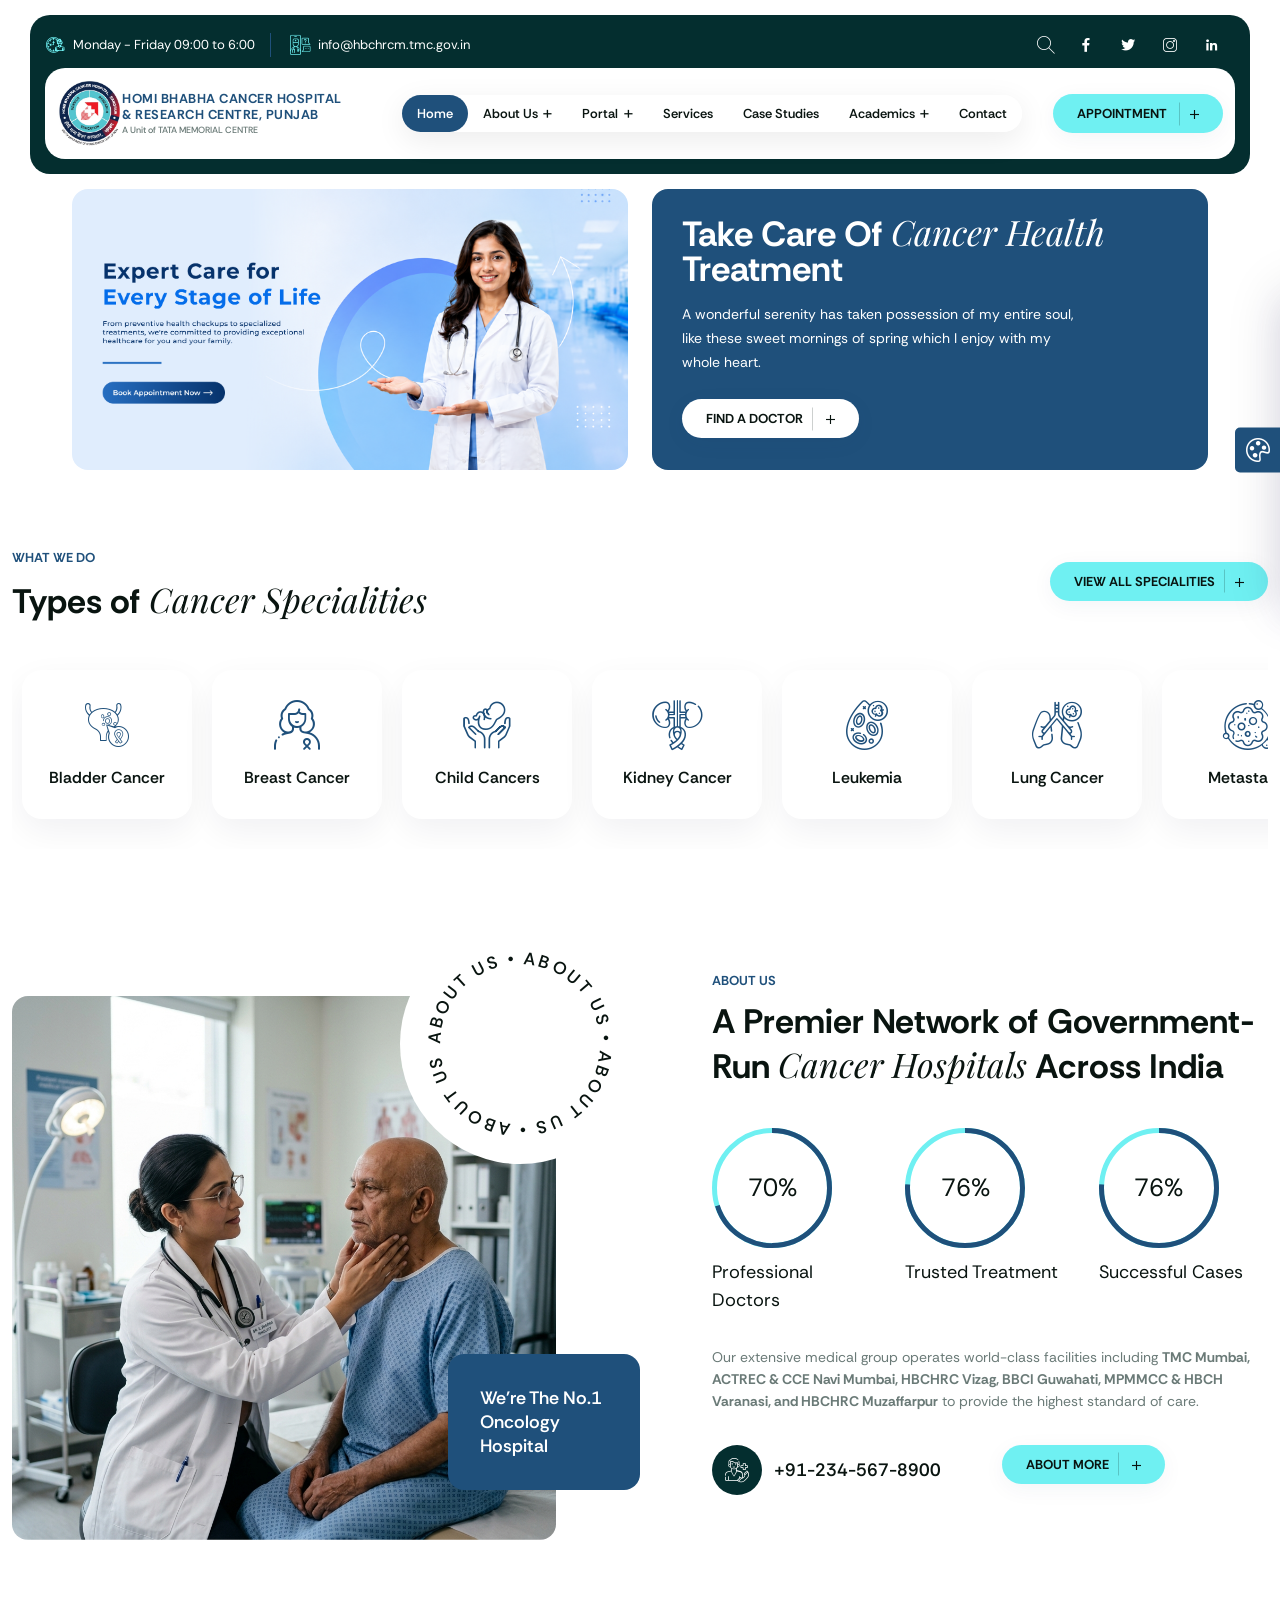
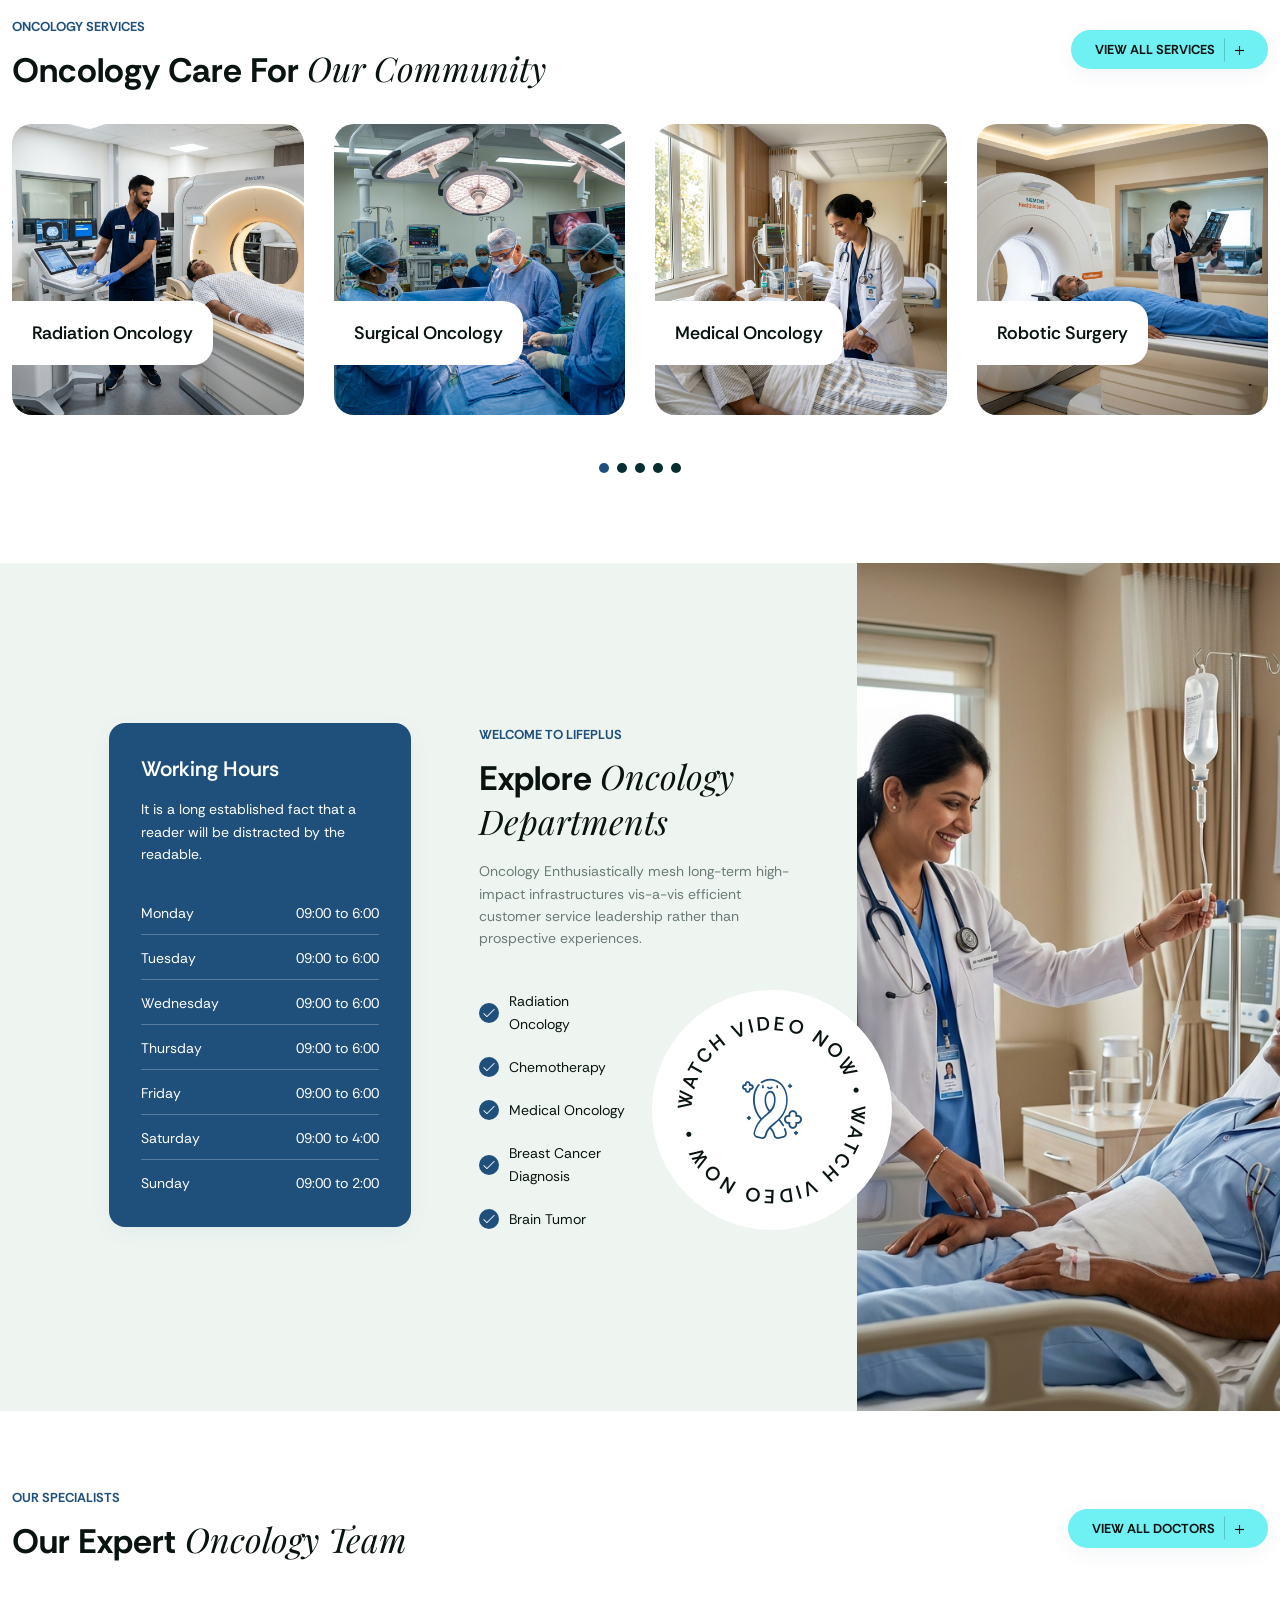
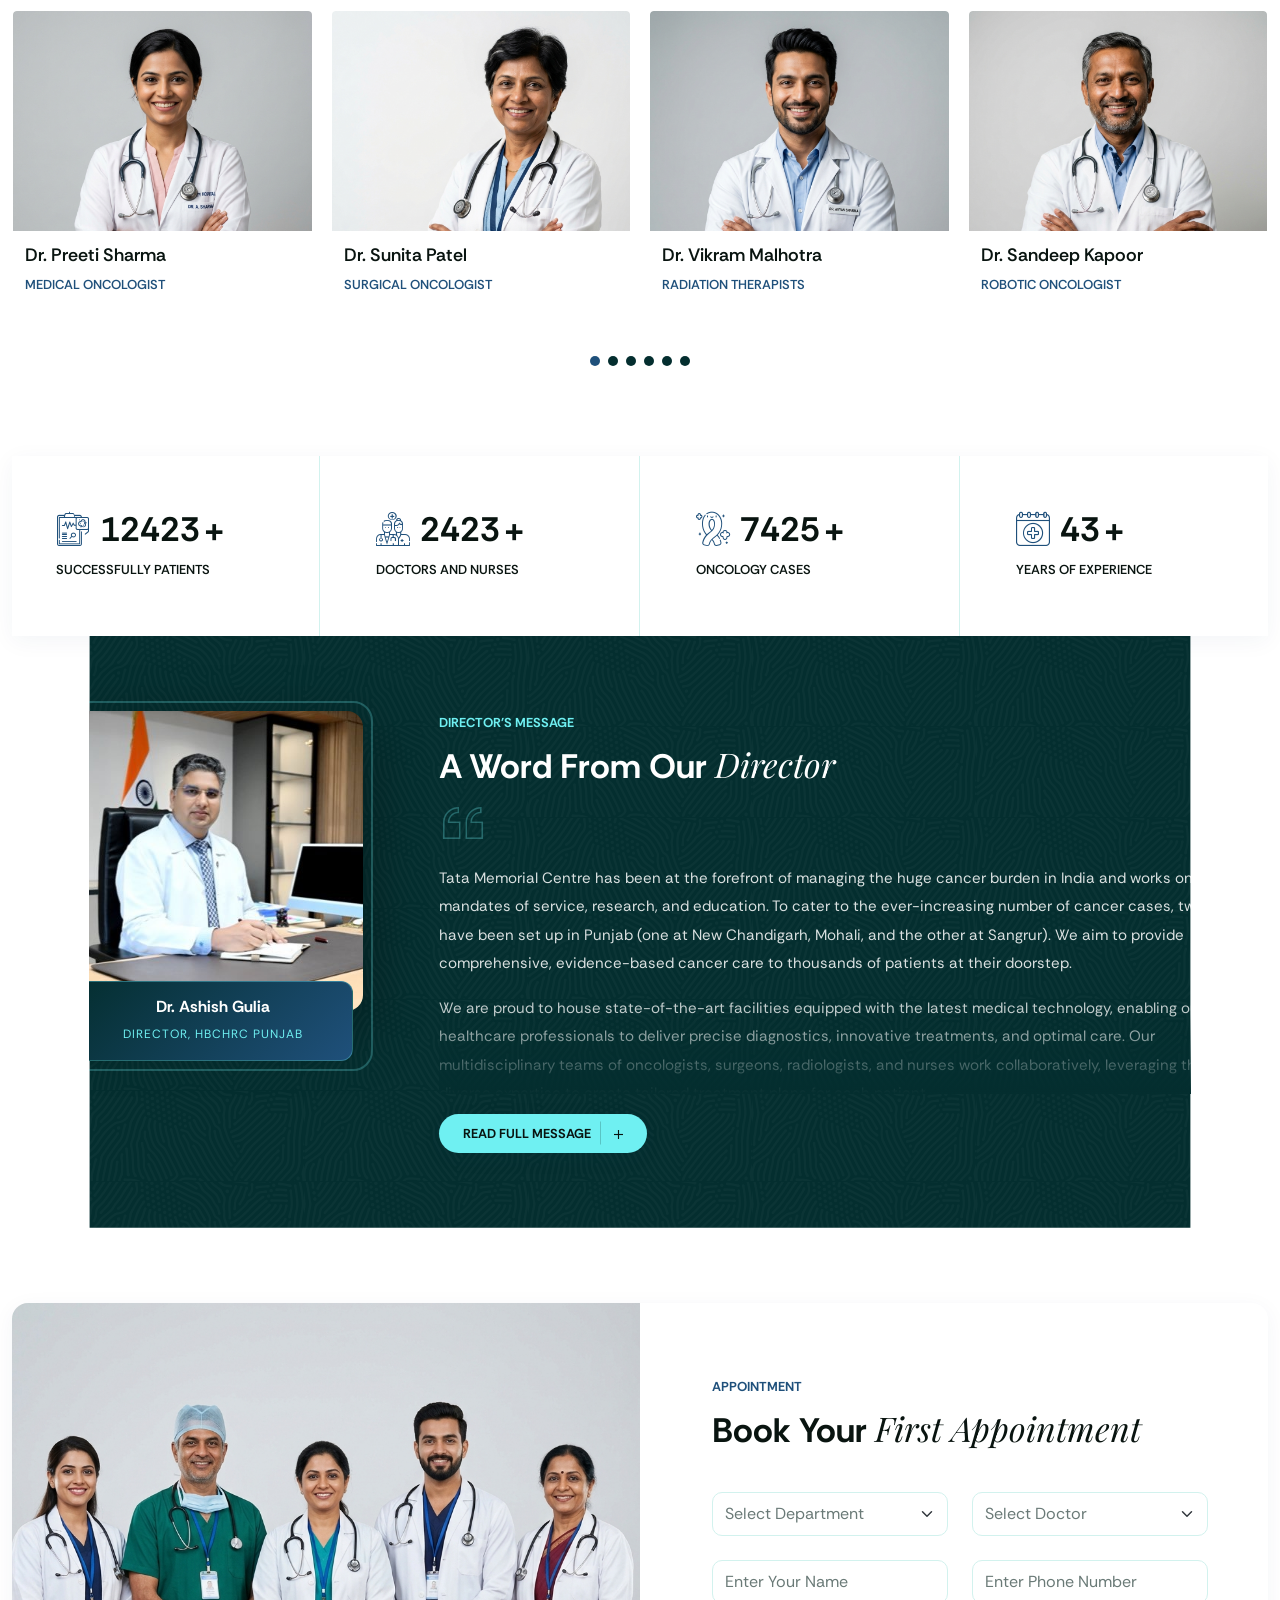
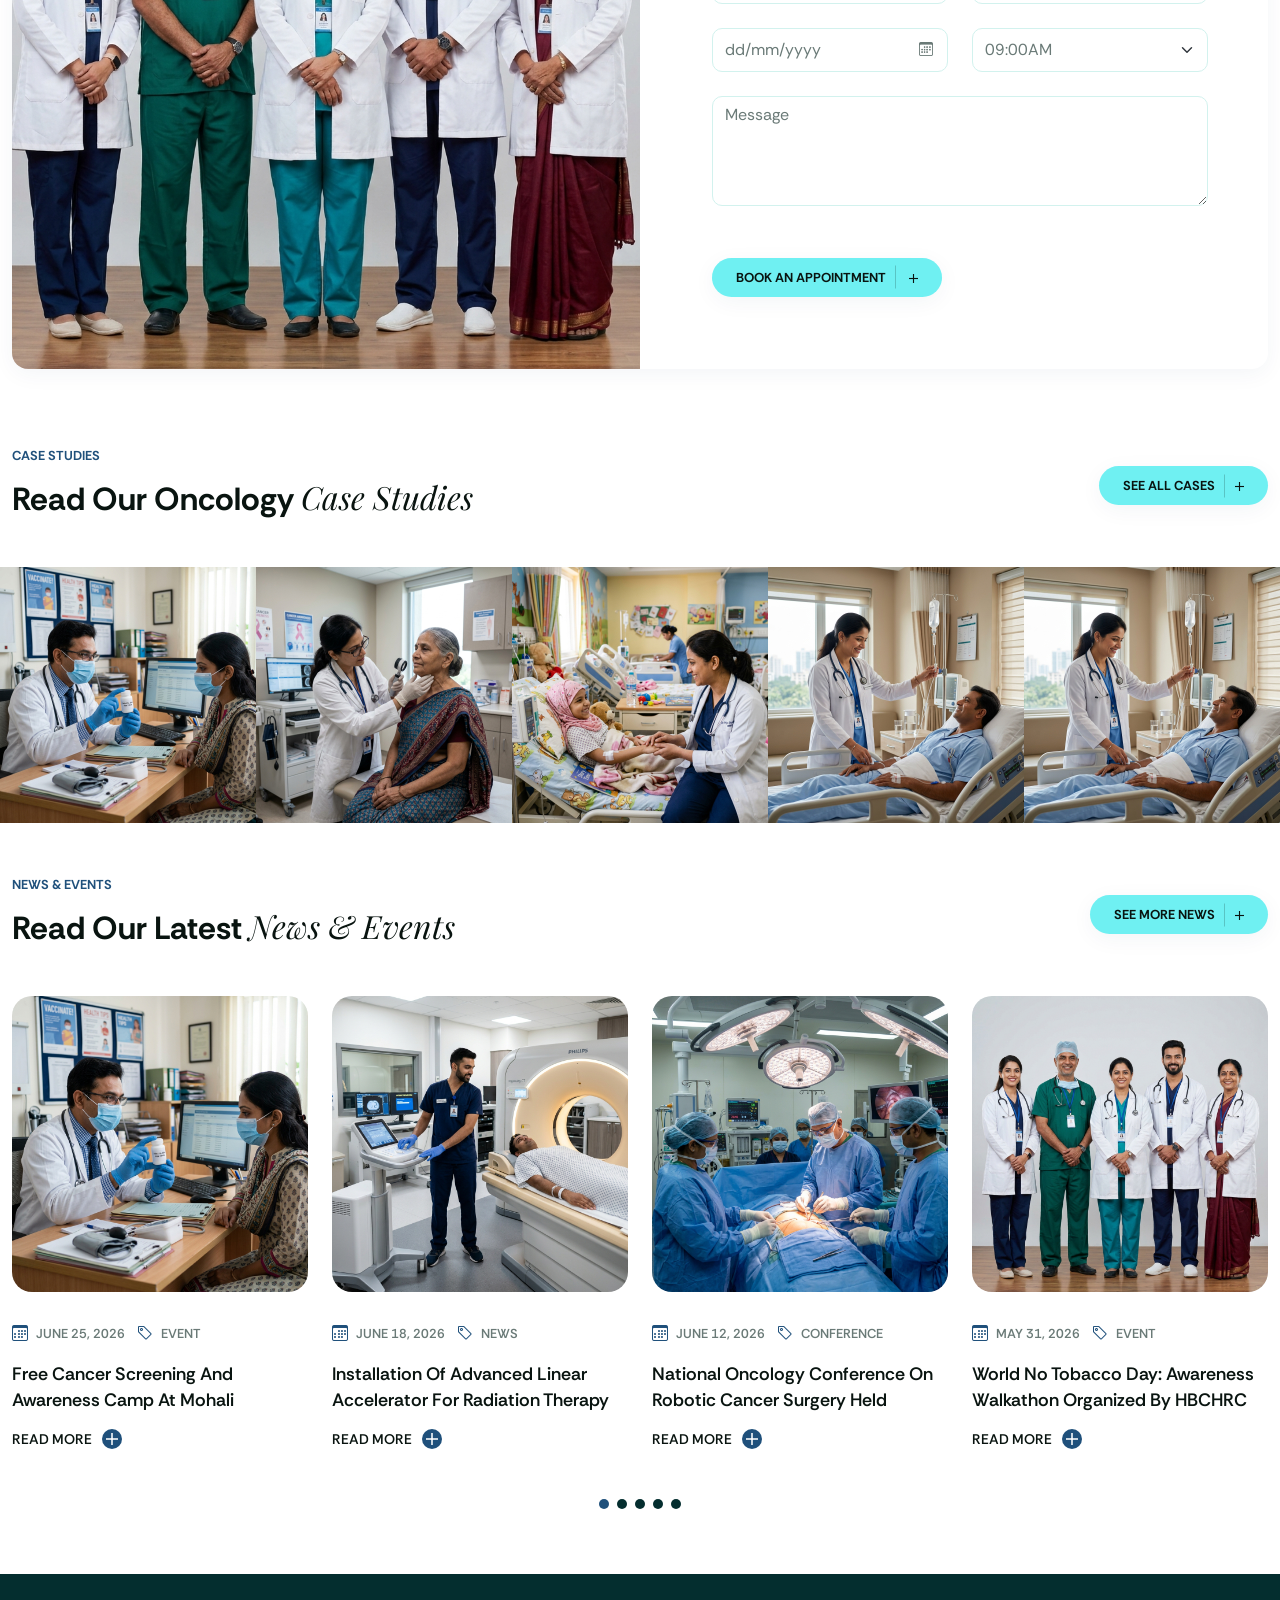
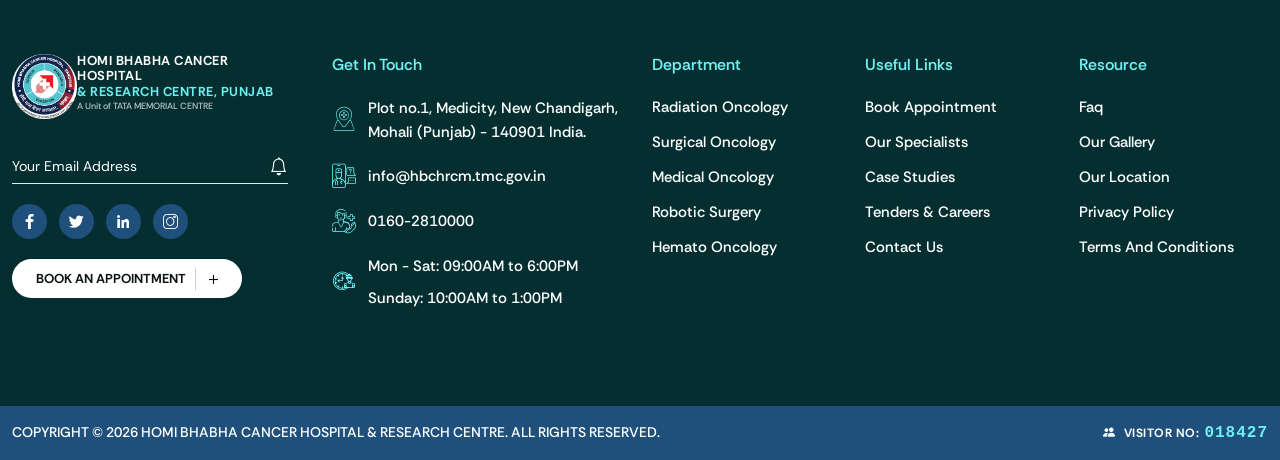
<file: index.html>
<!DOCTYPE html>
<html lang="en">

<head>

  <!-- meta tags -->
  <meta charset="utf-8">
  <meta name="keywords"
    content="bootstrap 5, premium, multipurpose, health, medical, hospital, doctor, nurse, cancer, oncology, rtl" />
  <meta name="description" content="Oncology Medical & Healthcare HTML5 Template" />
  <meta name="author" content="www.themeht.com" />
  <meta name="viewport" content="width=device-width, initial-scale=1">

  <!-- Title -->
  <title>HOMI BHABHA CANCER HOSPITAL& RESEARCH CENTRE, PUNJAB</title>

  <!-- Favicon Icon -->
  <link rel="shortcut icon" href="images/favicon.png" />

  <!-- inject css start -->

  <!--== bootstrap -->
  <link href="css/bootstrap.min.css" rel="stylesheet" type="text/css" />

  <!--== bootstrap icons -->
  <link href="css/bootstrap-icons.css" rel="stylesheet" type="text/css" />

  <!--== lifeplus-icon -->
  <link href="css/lifeplus-icon.css" rel="stylesheet" type="text/css" />

  <!--== magnific-popup -->
  <link href="css/magnific-popup.css" rel="stylesheet" type="text/css" />

  <!--== odometer -->
  <link href="css/odometer.css" rel="stylesheet" type="text/css" />

  <!--== jquery-ui -->
  <link href="css/jquery-ui.css" rel="stylesheet" type="text/css" />

  <!--== swiper -->
  <link href="css/swiper-bundle.min.css" rel="stylesheet" type="text/css" />

  <!--== spacing -->
  <link href="css/spacing.css" rel="stylesheet" type="text/css" />

  <!--== base -->
  <link href="css/base.css?v=8" rel="stylesheet" type="text/css" />

  <!--== shortcodes -->
  <link href="css/shortcodes.css?v=8" rel="stylesheet" type="text/css" />

  <!--== theme-style -->
  <link href="css/theme-style.css?v=8" rel="stylesheet" type="text/css" />

  <!--== color-customizer -->
  <link href="css/theme-color/color-5.css" data-style="styles" rel="stylesheet">
  <link href="css/color-customize/color-customizer.css" rel="stylesheet" type="text/css" />

  <!-- inject css end -->

</head>

<body>

  <!-- page wrapper start -->

  <div class="page-wrapper">

    <!-- preloader start -->

    <div id="ht-preloader">
      <div class="loader clear-loader">
        <img class="img-fluid" src="images/logo.png" alt="Loader Img">
      </div>
    </div>

    <!-- preloader end -->



    <div data-include="components/header.html"></div>
    <!--banner start-->

    <section class="p-0 hb-hero-section">
      <div class="swiper banner-swiper banner-slider banner-one">
        <div class="swiper-wrapper">
          <div class="swiper-slide">
            <div class="banner-content">
              <div class="container-fluid px-lg-10">
                <div class="row">
                  <div class="col-lg-6 col-12">
                    <div class="rounded h-100 mobile-bg-img" data-bg-img="images/banner/banner-1.png"></div>
                  </div>
                  <div class="col-lg-6 col-12 mt-5 mt-lg-0">
                    <div class="banner-text theme-bg rounded">
                      <h1 class="mb-4 text-white">Take Care Of <span>Cancer Health</span> Treatment </h1>
                      <p class="text-white">A wonderful serenity has taken possession of my entire soul, like these
                        sweet
                        mornings of spring which I enjoy with my whole heart.&nbsp;</p>
                      <div class="btn-box mt-5">
                        <a class="themeht-btn white-btn" href="doctor-style-01.html">
                          <span>Find A Doctor</span>
                          <i class="flaticon-plus"></i>
                        </a>
                      </div>
                    </div>
                  </div>
                </div>
              </div>
            </div>
          </div>
          <div class="swiper-slide">
            <div class="banner-content">
              <div class="container-fluid px-lg-10">
                <div class="row">
                  <div class="col-lg-6 col-12">
                    <div class="rounded h-100 mobile-bg-img" data-bg-img="images/banner/banner-3.png"></div>
                  </div>
                  <div class="col-lg-6 col-12 mt-5 mt-lg-0">
                    <div class="banner-text theme-bg rounded">
                      <h1 class="mb-4 text-white">Professional <span>Oncology Treatment</span> Hospital </h1>
                      <p class="text-white">A wonderful serenity has taken possession of my entire soul, like these
                        sweet
                        mornings of spring which I enjoy with my whole heart.&nbsp;</p>
                      <div class="btn-box mt-5">
                        <a class="themeht-btn white-btn" href="doctor-style-01.html">
                          <span>Find A Doctor</span>
                          <i class="flaticon-plus"></i>
                        </a>
                      </div>
                    </div>
                  </div>
                </div>
              </div>
            </div>
          </div>
        </div>
        <div id="banner-swiper-button-next" class="swiper-button-next"></div>
        <div id="banner-swiper-button-prev" class="swiper-button-prev"></div>
      </div>
    </section>

    <!--banner end-->


    <!--body content start-->

    <div class="page-content">

      <!--marquee start-->

      <section class="hb-marquee-section">
        <div class="container">
          <div class="row align-items-center mb-5">
            <div class="col-lg-6">
              <div class="theme-title ht-split-text mb-0">
                <h6>What We Do</h6>
                <h2 class="mb-0" data-splitting="chars">Types of <span class="title-text">Cancer Specialities</span>
                </h2>
              </div>
            </div>
            <div class="col-lg-6 mt-4 mt-lg-0 text-lg-end">
              <a class="themeht-btn primary-btn" href="#"><span>View All Specialities</span><i
                  class="flaticon-plus"></i></a>
            </div>
          </div>
          <div class="row">
            <div class="col">
              <div class="swiper marquee-swiper">
                <div class="swiper-wrapper">
                  <div class="swiper-slide">
                    <div class="marquee-icon-box">
                      <i class="flaticon flaticon-bladder"></i>
                      <h5>Bladder Cancer</h5>
                    </div>
                  </div>
                  <div class="swiper-slide">
                    <div class="marquee-icon-box">
                      <i class="flaticon flaticon-breast-cancer"></i>
                      <h5>Breast Cancer</h5>
                    </div>
                  </div>
                  <div class="swiper-slide swiper-slide-active">
                    <div class="marquee-icon-box">
                      <i class="flaticon flaticon-pediatrics"></i>
                      <h5>Child Cancers</h5>
                    </div>
                  </div>
                  <div class="swiper-slide swiper-slide-next">
                    <div class="marquee-icon-box">
                      <i class="flaticon flaticon-kidney-cancer"></i>
                      <h5>Kidney Cancer</h5>
                    </div>
                  </div>
                  <div class="swiper-slide">
                    <div class="marquee-icon-box">
                      <i class="flaticon flaticon-leukemia"></i>
                      <h5>Leukemia</h5>
                    </div>
                  </div>
                  <div class="swiper-slide">
                    <div class="marquee-icon-box">
                      <i class="flaticon flaticon-lung"></i>
                      <h5>Lung Cancer</h5>
                    </div>
                  </div>
                  <div class="swiper-slide">
                    <div class="marquee-icon-box">
                      <i class="flaticon flaticon-cancer-cell"></i>
                      <h5>Metastatic</h5>
                    </div>
                  </div>
                  <div class="swiper-slide">
                    <div class="marquee-icon-box">
                      <i class="flaticon flaticon-dermatoscope"></i>
                      <h5>Melanoma</h5>
                    </div>
                  </div>
                  <div class="swiper-slide">
                    <div class="marquee-icon-box">
                      <i class="flaticon flaticon-pancreatitis"></i>
                      <h5>Pancreatic</h5>
                    </div>
                  </div>
                  <div class="swiper-slide">
                    <div class="marquee-icon-box">
                      <i class="flaticon flaticon-prostate"></i>
                      <h5>Prostate Cancer</h5>
                    </div>
                  </div>
                  <div class="swiper-slide">
                    <div class="marquee-icon-box">
                      <i class="flaticon flaticon-thyroid"></i>
                      <h5>Thyroid Cancer</h5>
                    </div>
                  </div>
                  <div class="swiper-slide">
                    <div class="marquee-icon-box">
                      <i class="flaticon flaticon-uterine"></i>
                      <h5>Uterine Cancer</h5>
                    </div>
                  </div>
                  <div class="swiper-slide">
                    <div class="marquee-icon-box">
                      <i class="flaticon flaticon-brain"></i>
                      <h5>Brain Tumor</h5>
                    </div>
                  </div>
                </div>
              </div>
            </div>
          </div>
        </div>
      </section>

      <!--marquee end-->


      <!--about start-->

      <section class="py-0 hb-about-section">
        <div class="container">
          <div class="row align-items-center">
            <div class="col-lg-6 position-relative">
              <div class="about-text round-text">
                <svg version="1.1" xmlns="http://www.w3.org/2000/svg" xmlns:xlink="http://www.w3.org/1999/xlink" x="0px"
                  y="0px" width="100%" height="100%" viewBox="0 0 180 180" enable-background="new 0 0 180 180"
                  xml:space="preserve">
                  <defs>
                    <path id="circlePath2" d="M 90, 90 m -60, 0 a 60,60 0 0,1 120,0 a 60,60 0 0,1 -120,0 "></path>
                  </defs>
                  <circle cx="90" cy="90" r="75" fill="none"></circle>
                  <g>
                    <use xlink:href="#circlePath2" fill="none"></use>
                    <text>
                      <textPath xlink:href="#circlePath2">About Us • About Us • About Us • About Us •</textPath>
                    </text>
                  </g>
                </svg>
              </div>
              <div class="mt-10 pe-10 ht-img-effect">
                <div class="ht-img-effect-image">
                  <img class="img-fluid w-100 rounded" src="images/about/01.jpg" alt="">
                </div>
              </div>
              <div class="about-text2 theme-bg rounded p-5 d-inline-block">
                <h4 class="text-white mb-0">We're The No.1 Oncology Hospital</h4>
              </div>
            </div>
            <div class="col-lg-6 ps-lg-10 mt-5 mt-lg-0">
              <div class="theme-title ht-split-text">
                <h6>About Us</h6>
                <h2 data-splitting="chars">A Premier Network of Government-Run <span class="title-text">Cancer
                    Hospitals</span> Across India</h2>
              </div>
              <div class="row">
                <div class="col-md-4">
                  <div class="ht-rounded-skill">
                    <div class="rounded-skill" data-circle-startTime=0 data-circle-maxValue="70" data-circle-dialWidth=5
                      data-circle-type="progress">
                      <div class="skill-bg">
                        <div class="skill-num">00:00:00</div>
                      </div>
                    </div>
                    <span class="skill-title">Professional Doctors</span>
                  </div>
                </div>
                <div class="col-md-4 mt-5 mt-md-0">
                  <div class="ht-rounded-skill">
                    <div class="rounded-skill" data-circle-startTime=0 data-circle-maxValue="80" data-circle-dialWidth=5
                      data-circle-type="progress">
                      <div class="skill-bg">
                        <div class="skill-num">00:00:00</div>
                      </div>
                    </div>
                    <span class="skill-title">Trusted Treatment</span>
                  </div>
                </div>
                <div class="col-md-4 mt-5 mt-md-0">
                  <div class="ht-rounded-skill">
                    <div class="rounded-skill" data-circle-startTime=0 data-circle-maxValue="95" data-circle-dialWidth=5
                      data-circle-type="progress">
                      <div class="skill-bg">
                        <div class="skill-num">00:00:00</div>
                      </div>
                    </div>
                    <span class="skill-title">Successful Cases</span>
                  </div>
                </div>
              </div>
              <p class="my-5">Our extensive medical group operates world-class facilities including <strong>TMC Mumbai,
                  ACTREC & CCE Navi Mumbai, HBCHRC Vizag, BBCI Guwahati, MPMMCC & HBCH Varanasi, and HBCHRC
                  Muzaffarpur</strong> to provide the highest standard of care.</p>
              <div class="row">
                <div class="col-md-6">
                  <div class="call-media">
                    <i class="flaticon-doctor-consultation"></i>
                    <a href="tel:+91-234-567-8900">+91-234-567-8900</a>
                  </div>
                </div>
                <div class="col-md-6">
                  <a href="about-us.html" class="themeht-btn primary-btn">
                    <span>About More</span>
                    <i class="flaticon-plus"></i>
                  </a>
                </div>
              </div>
            </div>
          </div>
        </div>
      </section>

      <!--about end-->


      <!--service end-->

      <section id="services-section" class="hb-services-section">
        <div class="container">
          <div class="row align-items-center mb-5">
            <div class="col-lg-6">
              <div class="theme-title ht-split-text mb-0">
                <h6>Oncology Services</h6>
                <h2 class="mb-0" data-splitting="chars">Oncology Care For <span class="title-text">Our Community</span>
                </h2>
              </div>
            </div>
            <div class="col-lg-6 mt-4 mt-lg-0 text-lg-end">
              <a class="themeht-btn primary-btn" href="#"><span>View All Services</span><i
                  class="flaticon-plus"></i></a>
            </div>
          </div>
          <div class="row">
            <div class="col">
              <div class="swiper service-swiper service-swiper3">
                <div class="swiper-wrapper">
                  <div class="swiper-slide swiper-slide-active">
                    <div class="service-item style-3">
                      <div class="service-image">
                        <img src="images/services/06.jpg" class="img-fluid" alt="">
                      </div>
                      <div class="service-title">
                        <h4>
                          <a href="radiation-oncology.html">Radiation Oncology</a>
                        </h4>
                      </div>
                    </div>
                  </div>
                  <div class="swiper-slide swiper-slide-next">
                    <div class="service-item style-3">
                      <div class="service-image">
                        <img src="images/services/07.jpg" class="img-fluid" alt="">
                      </div>
                      <div class="service-title">
                        <h4>
                          <a href="surgical-oncology.html">Surgical Oncology</a>
                        </h4>
                      </div>
                    </div>
                  </div>
                  <div class="swiper-slide">
                    <div class="service-item style-3">
                      <div class="service-image">
                        <img src="images/services/08.jpg" class="img-fluid" alt="">
                      </div>
                      <div class="service-title">
                        <h4>
                          <a href="medical-oncology.html">Medical Oncology</a>
                        </h4>
                      </div>
                    </div>
                  </div>
                  <div class="swiper-slide">
                    <div class="service-item style-3">
                      <div class="service-image">
                        <img src="images/services/09.jpg" class="img-fluid" alt="">
                      </div>
                      <div class="service-title">
                        <h4>
                          <a href="robotic-surgery.html">Robotic Surgery</a>
                        </h4>
                      </div>
                    </div>
                  </div>
                  <div class="swiper-slide">
                    <div class="service-item style-3">
                      <div class="service-image">
                        <img src="images/services/10.jpg" class="img-fluid" alt="">
                      </div>
                      <div class="service-title">
                        <h4>
                          <a href="hemato-oncology.html">Hemato Oncology</a>
                        </h4>
                      </div>
                    </div>
                  </div>
                </div>
                <div id="service-pagination" class="swiper-pagination"></div>
              </div>
            </div>
          </div>
        </div>
      </section>

      <!--service end-->


      <!--step end-->

      <section class="light-bg pb-0 pt-lg-0 pt-5 hb-stats-section">
        <div class="container-fluid p-lg-0">
          <div class="row">
            <div class="ms-auto col-lg-3 col-md-12 custom-py-1 mobile-custom-py">
              <div class="theme-bg box-shadow p-5 rounded">
                <h3 class="text-white">Working Hours</h3>
                <p class="text-white">It is a long established fact that a reader will be distracted by the readable.
                </p>
                <div>
                  <div class="working-hours-item">
                    <span class="working-day">Monday</span>
                    <span class="working-time">09:00 to 6:00</span>
                  </div>
                  <div class="working-hours-item">
                    <span class="working-day">Tuesday</span>
                    <span class="working-time">09:00 to 6:00</span>
                  </div>
                  <div class="working-hours-item">
                    <span class="working-day">Wednesday</span>
                    <span class="working-time">09:00 to 6:00</span>
                  </div>
                  <div class="working-hours-item">
                    <span class="working-day">Thursday</span>
                    <span class="working-time">09:00 to 6:00</span>
                  </div>
                  <div class="working-hours-item">
                    <span class="working-day">Friday</span>
                    <span class="working-time">09:00 to 6:00</span>
                  </div>
                  <div class="working-hours-item">
                    <span class="working-day">Saturday</span>
                    <span class="working-time">09:00 to 4:00</span>
                  </div>
                  <div class="working-hours-item">
                    <span class="working-day">Sunday</span>
                    <span class="working-time">09:00 to 2:00</span>
                  </div>
                </div>
              </div>
            </div>
            <div class="col-lg-4 col-md-12 custom-py-1 mobile-custom-py px-8">
              <div class="theme-title ht-split-text">
                <h6>Welcome To Lifeplus</h6>
                <h2 data-splitting="chars">Explore <span class="title-text">Oncology Departments</span></h2>
                <p>Oncology Enthusiastically mesh long-term high-impact infrastructures vis-a-vis efficient customer
                  service
                  leadership rather than prospective experiences.</p>
              </div>
              <div class="row mt-5">
                <div class="col-md-6">
                  <ul class="list-unstyled list-icon">
                    <li>
                      <i class="flaticon flaticon-tick"></i> Radiation Oncology
                    </li>
                    <li>
                      <i class="flaticon flaticon-tick"></i> Chemotherapy
                    </li>
                    <li>
                      <i class="flaticon flaticon-tick"></i> Medical Oncology
                    </li>
                    <li>
                      <i class="flaticon flaticon-tick"></i> Breast Cancer Diagnosis
                    </li>
                    <li>
                      <i class="flaticon flaticon-tick"></i> Brain Tumor
                    </li>
                  </ul>
                </div>
                <div class="col-md-6">
                  <div class="video-round-text me-n10">
                    <svg version="1.1" xmlns="http://www.w3.org/2000/svg" xmlns:xlink="http://www.w3.org/1999/xlink"
                      x="0px" y="0px" width="100%" height="100%" viewBox="0 0 180 180"
                      enable-background="new 0 0 180 180" xml:space="preserve">
                      <defs>
                        <path id="circlePath" d="M 90, 90 m -60, 0 a 60,60 0 0,1 120,0 a 60,60 0 0,1 -120,0 "></path>
                      </defs>
                      <circle cx="90" cy="90" r="75" fill="none"></circle>
                      <g>
                        <use xlink:href="#circlePath" fill="none"></use>
                        <text>
                          <textPath xlink:href="#circlePath">Watch Video Now • Watch Video Now •</textPath>
                        </text>
                      </g>
                    </svg>
                    <a class="video-popup text-btn-icon popup-youtube"
                      href="https://www.youtube.com/watch?v=T7I_Cn81DhQ">
                      <i class="flaticon flaticon-oncology-9"></i>
                    </a>
                  </div>
                </div>
              </div>
            </div>
            <div class="col-lg-4 col-md-12 mobile-bg-img" data-bg-img="images/about/02.jpg"></div>
          </div>
        </div>
      </section>

      <!--step end-->


      <!--team end-->

      <section class="hb-team-section">
        <div class="container">
          <div class="row align-items-center mb-5">
            <div class="col-lg-6">
              <div class="theme-title ht-split-text mb-0">
                <h6>Our Specialists</h6>
                <h2 data-splitting="chars">Our Expert <span class="title-text">Oncology Team</span></h2>
              </div>
            </div>
            <div class="col-lg-6 mt-4 mt-lg-0 text-lg-end">
              <a class="themeht-btn primary-btn" href="Pages/team.html"><span>View All Doctors</span><i
                  class="flaticon-plus"></i></a>
            </div>
          </div>
          <div class="row">
            <div class="col">
              <div class="swiper team-swiper">
                <div class="swiper-wrapper" data-cursor2="">
                  <div class="swiper-slide">
                    <div class="team-member style3">
                      <div class="team-images">
                        <img class="img-fluid" src="images/team/01.jpg" alt="">
                      </div>
                      <div class="team-description">
                        <h4><a href="Pages/team-single.html?doc=preeti-sharma">Dr. Preeti Sharma</a></h4>
                        <span>Medical Oncologist</span>
                      </div>
                    </div>
                  </div>
                  <div class="swiper-slide">
                    <div class="team-member style3">
                      <div class="team-images">
                        <img class="img-fluid" src="images/team/02.jpg" alt="">
                      </div>
                      <div class="team-description">
                        <h4><a href="Pages/team-single.html?doc=sunita-patel">Dr. Sunita Patel</a></h4>
                        <span>Surgical Oncologist</span>
                      </div>
                    </div>
                  </div>
                  <div class="swiper-slide">
                    <div class="team-member style3">
                      <div class="team-images">
                        <img class="img-fluid" src="images/team/03.jpg" alt="">
                      </div>
                      <div class="team-description">
                        <h4><a href="Pages/team-single.html?doc=vikram-malhotra">Dr. Vikram Malhotra</a></h4>
                        <span>Radiation Therapists</span>
                      </div>
                    </div>
                  </div>
                  <div class="swiper-slide">
                    <div class="team-member style3">
                      <div class="team-images">
                        <img class="img-fluid" src="images/team/04.jpg" alt="">
                      </div>
                      <div class="team-description">
                        <h4><a href="Pages/team-single.html?doc=sandeep-kapoor">Dr. Sandeep Kapoor</a></h4>
                        <span>Robotic Oncologist</span>
                      </div>
                    </div>
                  </div>
                  <div class="swiper-slide">
                    <div class="team-member style3">
                      <div class="team-images">
                        <img class="img-fluid" src="images/team/05.jpg?v=2" alt="">
                      </div>
                      <div class="team-description">
                        <h4><a href="Pages/team-single.html?doc=anjali-mehta">Dr. Anjali Mehta</a></h4>
                        <span>Hemato Oncologist</span>
                      </div>
                    </div>
                  </div>
                  <div class="swiper-slide">
                    <div class="team-member style3">
                      <div class="team-images">
                        <img class="img-fluid" src="images/team/06.jpg?v=2" alt="">
                      </div>
                      <div class="team-description">
                        <h4><a href="Pages/team-single.html?doc=rohan-gupta">Dr. Rohan Gupta</a></h4>
                        <span>Surgical Oncologist</span>
                      </div>
                    </div>
                  </div>
                </div>
                <div id="team-pagination" class="swiper-pagination"></div>
              </div>
            </div>
          </div>
        </div>
      </section>


      <!--team end-->

      <section class="py-0 hb-widgets-section">
        <div class="container">
          <div class="row">
            <div class="col">
              <div class="box-shadow">
                <div class="row">
                  <div class="col-lg-3 border-end border-light p-8">
                    <div class="counter">
                      <div class="counter-top">
                        <div class="counter-icon">
                          <i class="flaticon flaticon-diagnosis"></i>
                        </div>
                        <div class="counter-desc">
                          <span class="count-number" data-count="12423">12423</span>
                          <span>+</span>
                        </div>
                      </div>
                      <h6>Successfully Patients</h6>
                    </div>
                  </div>
                  <div class="col-lg-3 border-end border-light p-8">
                    <div class="counter">
                      <div class="counter-top">
                        <div class="counter-icon">
                          <i class="flaticon flaticon-medical-team"></i>
                        </div>
                        <div class="counter-desc">
                          <span class="count-number" data-count="2423">2423</span>
                          <span>+</span>
                        </div>
                      </div>
                      <h6>Doctors And Nurses</h6>
                    </div>
                  </div>
                  <div class="col-lg-3 border-end border-light p-8">
                    <div class="counter">
                      <div class="counter-top">
                        <div class="counter-icon">
                          <i class="flaticon flaticon-oncology-9"></i>
                        </div>
                        <div class="counter-desc">
                          <span class="count-number" data-count="7425">7425</span>
                          <span>+</span>
                        </div>
                      </div>
                      <h6>Oncology Cases</h6>
                    </div>
                  </div>
                  <div class="col-lg-3 p-8">
                    <div class="counter">
                      <div class="counter-top">
                        <div class="counter-icon">
                          <i class="flaticon flaticon-doctor-appointment"></i>
                        </div>
                        <div class="counter-desc">
                          <span class="count-number" data-count="43">43</span>
                          <span>+</span>
                        </div>
                      </div>
                      <h6>Years Of Experience</h6>
                    </div>
                  </div>
                </div>
              </div>
            </div>
          </div>
        </div>
      </section>


      <!--Director's Message start-->

      <section class="dark-bg bg-repeat bg-auto ht-bg-move-effect hb-testimonials-section"
        data-bg-img="images/bg-pattern01.png">
        <div class="container">
          <div class="row align-items-start gy-5">

            <!-- Left: Photo Card -->
            <div class="col-lg-4 text-center" style="position: sticky; top: 100px;">
              <div style="position: relative; display: inline-block;">
                <!-- Teal glow ring -->
                <div style="
                position: absolute; inset: -10px;
                border-radius: 20px;
                border: 2px solid rgba(111,240,242,0.25);
                pointer-events: none;
              "></div>
                <img src="images/about/director-img.jpg" alt="Dr. Ashish Gulia - Director" class="img-fluid" style="
                  border-radius: 16px;
                  width: 100%;
                  max-width: 300px;
                  display: block;
                  margin: 0 auto;
                  box-shadow: 0 20px 60px rgba(0,0,0,0.4);
                ">
                <!-- Name tag -->
                <div style="
                background: linear-gradient(135deg, #042e2f, #1f507b);
                border: 1px solid rgba(111,240,242,0.3);
                border-radius: 12px;
                padding: 14px 24px;
                margin-top: -30px;
                position: relative;
                z-index: 2;
                max-width: 280px;
                margin-left: auto;
                margin-right: auto;
                text-align: center;
              ">
                  <h5 style="color:#ffffff; font-size:16px; font-weight:700; margin-bottom:4px;">Dr. Ashish Gulia</h5>
                  <span style="color:#6ff0f2; font-size:12px; letter-spacing:1px; text-transform:uppercase;">Director,
                    HBCHRC Punjab</span>
                </div>
              </div>
            </div>

            <!-- Right: Message -->
            <div class="col-lg-8">
              <div class="theme-title ht-split-text mb-4">
                <h6 style="color:#6ff0f2;">Director's Message</h6>
                <h2 data-splitting="chars" style="color:#ffffff;">A Word From Our <span
                    class="title-text">Director</span>
                </h2>
              </div>

              <!-- Big quote icon -->
              <div style="margin-bottom: 16px;">
                <i class="flaticon flaticon-quote" style="font-size: 48px; color: rgba(111,240,242,0.3);"></i>
              </div>

              <!-- Collapsible message wrapper -->
              <div id="directorMsgWrap"
                style="position: relative; max-height: 230px; overflow: hidden; transition: max-height 0.5s ease;">

                <p style="color:rgba(255,255,255,0.85); font-size:15px; line-height:1.9; margin-bottom:16px;">
                  Tata Memorial Centre has been at the forefront of managing the huge cancer burden in India and works
                  on
                  the mandates of service, research, and education. To cater to the ever-increasing number of cancer
                  cases,
                  two units have been set up in Punjab (one at New Chandigarh, Mohali, and the other at Sangrur). We aim
                  to
                  provide comprehensive, evidence-based cancer care to thousands of patients at their doorstep.
                </p>

                <p style="color:rgba(255,255,255,0.75); font-size:15px; line-height:1.9; margin-bottom:16px;">
                  We are proud to house state-of-the-art facilities equipped with the latest medical technology,
                  enabling
                  our expert healthcare professionals to deliver precise diagnostics, innovative treatments, and optimal
                  care. Our multidisciplinary teams of oncologists, surgeons, radiologists, and nurses work
                  collaboratively,
                  leveraging their diverse expertise to create tailored treatment plans for each patient.
                </p>

                <p style="color:rgba(255,255,255,0.75); font-size:15px; line-height:1.9; margin-bottom:16px;">
                  Our emphasis is on research that is affordable and relevant to the needs of the country. We believe in
                  collaboration across programs, across disciplines, and across institutions. We actively participate in
                  clinical trials and collaborate with leading research institutions and international cancer centers to
                  stay at the forefront of advancements in cancer treatment.
                </p>

                <p style="color:rgba(255,255,255,0.75); font-size:15px; line-height:1.9; margin-bottom:16px;">
                  We are committed to imparting education in cancer to students, trainees, professionals, employees, and
                  the
                  public in general. We organize informative seminars, webinars, and awareness campaigns to empower
                  individuals with knowledge about cancer prevention, early detection, and treatment options while
                  fostering
                  a supportive network for patients, survivors, and their families.
                </p>

                <p style="color:rgba(255,255,255,0.75); font-size:15px; line-height:1.9; margin-bottom:16px;">
                  We also envisage the development of smaller peripheral cancer centers based on the Hub and Spoke Model
                  for
                  screening, prevention, and affordable, high-quality cancer treatment at the community level in the
                  entire
                  northern part of India. We hope to contribute substantially towards early detection of cancer and
                  optimum
                  cancer care.
                </p>

                <p style="color:rgba(255,255,255,0.65); font-size:15px; line-height:1.9; margin-bottom:24px;">
                  We appreciate very much the ongoing efforts of the Tata Memorial Center and Department of Atomic
                  Energy
                  and their generous support and initiatives towards this project.
                </p>

                <!-- Henry Ford Quote -->
                <div
                  style="background: rgba(111,240,242,0.07); border-left: 3px solid #6ff0f2; border-radius: 0 10px 10px 0; padding: 16px 20px; margin-bottom: 28px;">
                  <p style="color:#6ff0f2; font-size:15px; font-style:italic; line-height:1.7; margin-bottom:6px;">
                    "Coming together is a beginning; staying together is progress; and working together is success."
                  </p>
                  <span style="color:rgba(255,255,255,0.5); font-size:12px; letter-spacing:1px;">— Henry Ford</span>
                </div>

                <!-- Warm regards + Signature -->
                <p style="color:rgba(255,255,255,0.6); font-size:14px; margin-bottom:8px;">Warm regards,</p>
                <div style="width:60px; height:3px; background:#6ff0f2; border-radius:2px; margin-bottom:14px;"></div>
                <div>
                  <div
                    style="font-family: 'Georgia', serif; font-size:28px; font-style:italic; color:#6ff0f2; line-height:1; margin-bottom:6px;">
                    Dr. Ashish Gulia</div>
                  <div
                    style="color:rgba(255,255,255,0.5); font-size:12px; letter-spacing:2px; text-transform:uppercase;">
                    Director, Homi Bhabha Cancer Hospital &amp; Research Centre, Punjab</div>
                </div>

                <!-- Fade overlay (hidden when expanded) -->
                <div id="directorFade" style="
                position: absolute; bottom: 0; left: 0; right: 0;
                height: 80px;
                background: linear-gradient(to bottom, transparent, #042e2f);
                pointer-events: none;
                transition: opacity 0.4s ease;
              "></div>
              </div>

              <!-- Read More button -->
              <div style="margin-top: 20px;">
                <button id="directorReadMoreBtn" class="themeht-btn primary-btn" style="border:none; cursor:pointer;">
                  <span>Read Full Message</span>
                  <i class="flaticon-plus"></i>
                </button>
              </div>
            </div>


          </div>
        </div>
      </section>

      <!--Director's Message end-->



      <section id="contact-section" class="hb-contact-section">
        <div class="container">
          <div class="row">
            <div class="col">
              <div class="box-shadow white-bg rounded overflow-hidden">
                <div class="row">
                  <div class="col-lg-6 mobile-bg-img" data-bg-img="images/bg/01.jpg"></div>
                  <div class="col-lg-6 p-5 p-lg-10">
                    <div class="theme-title ht-split-text">
                      <h6>Appointment</h6>
                      <h2 data-splitting="chars">Book Your <span class="title-text">First Appointment</span></h2>
                    </div>
                    <form id="contact-form" method="post" action="php/contact.php">
                      <div class="messages"></div>
                      <div class="row">
                        <div class="col-md-6">
                          <div class="form-group mb-4">
                            <select class="form-control form-select" aria-label="Default select example">
                              <option value="Select Department">Select Department</option>
                              <option value="Oncology">Oncology</option>
                              <option value="Breast Cancer">Breast Cancer</option>
                              <option value="Kidney Cancer">Kidney Cancer</option>
                              <option value="Leukemia">Leukemia</option>
                              <option value="Lung Cancer">Lung Cancer</option>
                            </select>
                            <div class="help-block with-errors"></div>
                          </div>
                        </div>
                        <div class="col-md-6">
                          <div class="form-group mb-4">
                            <select class="form-control form-select" aria-label="Default select example">
                              <option selected>Select Doctor</option>
                            </select>
                            <div class="help-block with-errors"></div>
                          </div>
                        </div>
                        <div class="col-md-6">
                          <div class="form-group mb-4">
                            <input class="form-control" id="form_name" type="text" name="name"
                              placeholder="Enter Your Name" required="required" data-error="Name is required.">
                            <div class="help-block with-errors"></div>
                          </div>
                        </div>
                        <div class="col-md-6">
                          <div class="form-group mb-4">
                            <input class="form-control" id="form_phone" type="tel" name="phone"
                              placeholder="Enter Phone Number" required="required" data-error="Phone is required">
                            <div class="help-block with-errors"></div>
                          </div>
                        </div>
                        <div class="col-md-6">
                          <div class="form-group mb-4">
                            <input class="form-control" id="datepicker" type="tel" name="phone" placeholder="dd/mm/yyyy"
                              required="required" data-error="Date is required">
                            <i class="date-icon bi bi-calendar3"></i>
                            <div class="help-block with-errors"></div>
                          </div>
                        </div>
                        <div class="col-md-6">
                          <div class="form-group mb-4">
                            <select class="form-control form-select" aria-label="Default select example">
                              <option value="09:00AM">09:00AM</option>
                              <option value="09:30AM">09:30AM</option>
                              <option value="10:00AM">10:00AM</option>
                              <option value="10:30AM">10:30AM</option>
                              <option value="11:00AM">11:00AM</option>
                              <option value="11:30AM">11:30AM</option>
                              <option value="12:00PM">12:00PM</option>
                              <option value="12:30PM">12:30PM</option>
                              <option value="01:00PM">01:00PM</option>
                              <option value="01:30PM">01:30PM</option>
                              <option value="02:00PM">02:00PM</option>
                              <option value="02:30PM">02:30PM</option>
                              <option value="03:00PM">03:00PM</option>
                              <option value="03:30PM">03:30PM</option>
                              <option value="04:00PM">04:00PM</option>
                              <option value="04:30PM">04:30PM</option>
                              <option value="05:00PM">05:00PM</option>
                              <option value="05:30PM">05:30PM</option>
                              <option value="06:00PM">06:00PM</option>
                            </select>
                            <div class="help-block with-errors"></div>
                          </div>
                        </div>
                        <div class="col-md-12">
                          <div class="form-group">
                            <textarea id="form_message" name="message" class="form-control h-auto" placeholder="Message"
                              rows="4" required="required" data-error="Please,leave us a message."></textarea>
                            <div class="help-block with-errors"></div>
                          </div>
                        </div>
                        <div class="col-md-12">
                          <div class="mt-5">
                            <button class="themeht-btn primary-btn">
                              <span>Book An Appointment</span>
                              <i class="flaticon-plus"></i>
                            </button>
                          </div>
                        </div>
                      </div>
                    </form>
                  </div>
                </div>
              </div>
            </div>
          </div>
        </div>
      </section>


      <!--case studies start-->

      <section class="py-0 hb-portfolio-section">
        <div class="container">
          <div class="row align-items-center mb-5">
            <div class="col-lg-6">
              <div class="theme-title ht-split-text mb-0">
                <h6>Case Studies</h6>
                <h2 data-splitting="chars">Read Our Oncology <span class="title-text">Case Studies</span></h2>
              </div>
            </div>
            <div class="col-lg-6 mt-4 mt-lg-0 text-lg-end">
              <a class="themeht-btn primary-btn" href="Pages/case-studies.html"><span>See All Cases</span><i
                  class="flaticon-plus"></i></a>
            </div>
          </div>
        </div>
        <div class="container-fluid px-0">
          <div class="row">
            <div class="col">
              <div class="swiper portfolio-swiper">
                <div class="swiper-wrapper">
                  <div class="swiper-slide">
                    <div class="portfolio-item style-1">
                      <div class="portfolio-img">
                        <img class="img-fluid" src="images/portfolio/01.jpg" alt="">
                      </div>
                      <div class="portfolio-desc">
                        <div class="portfolio-title">
                          <div class="portfolio-cat">
                            <a href="#">Treatment</a>
                          </div>
                          <h4>
                            <a href="cancer-treatment.html">Cancer Treatment</a>
                          </h4>
                        </div>
                      </div>
                    </div>
                  </div>
                  <div class="swiper-slide">
                    <div class="portfolio-item style-1">
                      <div class="portfolio-img">
                        <img class="img-fluid" src="images/portfolio/02.jpg" alt="">
                      </div>
                      <div class="portfolio-desc">
                        <div class="portfolio-title">
                          <div class="portfolio-cat">
                            <a href="#">Treatment</a>
                          </div>
                          <h4>
                            <a href="diagnosis-biopsy.html">Diagnosis Biopsy</a>
                          </h4>
                        </div>
                      </div>
                    </div>
                  </div>
                  <div class="swiper-slide">
                    <div class="portfolio-item style-1">
                      <div class="portfolio-img">
                        <img class="img-fluid" src="images/portfolio/03.jpg" alt="">
                      </div>
                      <div class="portfolio-desc">
                        <div class="portfolio-title">
                          <div class="portfolio-cat">
                            <a href="#">Children</a>
                          </div>
                          <h4>
                            <a href="children-treatment.html">Children Treatment</a>
                          </h4>
                        </div>
                      </div>
                    </div>
                  </div>
                  <div class="swiper-slide">
                    <div class="portfolio-item style-1">
                      <div class="portfolio-img">
                        <img class="img-fluid" src="images/portfolio/04.jpg" alt="">
                      </div>
                      <div class="portfolio-desc">
                        <div class="portfolio-title">
                          <div class="portfolio-cat">
                            <a href="#">Treatment</a>
                          </div>
                          <h4>
                            <a href="lymphocytic-leukemia.html">Lymphocytic Leukemia</a>
                          </h4>
                        </div>
                      </div>
                    </div>
                  </div>
                  <div class="swiper-slide">
                    <div class="portfolio-item style-1">
                      <div class="portfolio-img">
                        <img class="img-fluid" src="images/portfolio/05.jpg" alt="">
                      </div>
                      <div class="portfolio-desc">
                        <div class="portfolio-title">
                          <div class="portfolio-cat">
                            <a href="#">Cancer</a>
                          </div>
                          <h4>
                            <a href="sarcomas-cancers.html">Sarcomas Cancers</a>
                          </h4>
                        </div>
                      </div>
                    </div>
                  </div>
                  <div class="swiper-slide">
                    <div class="portfolio-item style-1">
                      <div class="portfolio-img">
                        <img class="img-fluid" src="images/portfolio/01.jpg" alt="">
                      </div>
                      <div class="portfolio-desc">
                        <div class="portfolio-title">
                          <div class="portfolio-cat">
                            <a href="#">Treatment</a>
                          </div>
                          <h4>
                            <a href="cancer-treatment.html">Cancer Treatment</a>
                          </h4>
                        </div>
                      </div>
                    </div>
                  </div>
                  <div class="swiper-slide">
                    <div class="portfolio-item style-1">
                      <div class="portfolio-img">
                        <img class="img-fluid" src="images/portfolio/02.jpg" alt="">
                      </div>
                      <div class="portfolio-desc">
                        <div class="portfolio-title">
                          <div class="portfolio-cat">
                            <a href="#">Treatment</a>
                          </div>
                          <h4>
                            <a href="diagnosis-biopsy.html">Diagnosis Biopsy</a>
                          </h4>
                        </div>
                      </div>
                    </div>
                  </div>
                  <div class="swiper-slide">
                    <div class="portfolio-item style-1">
                      <div class="portfolio-img">
                        <img class="img-fluid" src="images/portfolio/03.jpg" alt="">
                      </div>
                      <div class="portfolio-desc">
                        <div class="portfolio-title">
                          <div class="portfolio-cat">
                            <a href="#">Children</a>
                          </div>
                          <h4>
                            <a href="children-treatment.html">Children Treatment</a>
                          </h4>
                        </div>
                      </div>
                    </div>
                  </div>
                  <div class="swiper-slide">
                    <div class="portfolio-item style-1">
                      <div class="portfolio-img">
                        <img class="img-fluid" src="images/portfolio/04.jpg" alt="">
                      </div>
                      <div class="portfolio-desc">
                        <div class="portfolio-title">
                          <div class="portfolio-cat">
                            <a href="#">Treatment</a>
                          </div>
                          <h4>
                            <a href="lymphocytic-leukemia.html">Lymphocytic Leukemia</a>
                          </h4>
                        </div>
                      </div>
                    </div>
                  </div>
                  <div class="swiper-slide">
                    <div class="portfolio-item style-1">
                      <div class="portfolio-img">
                        <img class="img-fluid" src="images/portfolio/05.jpg" alt="">
                      </div>
                      <div class="portfolio-desc">
                        <div class="portfolio-title">
                          <div class="portfolio-cat">
                            <a href="#">Cancer</a>
                          </div>
                          <h4>
                            <a href="sarcomas-cancers.html">Sarcomas Cancers</a>
                          </h4>
                        </div>
                      </div>
                    </div>
                  </div>
                </div>
                <div class="swiper-nav-arrow">
                  <div id="portfolio-swiper-button-next" class="swiper-button-next"></div>
                  <div id="portfolio-swiper-button-prev" class="swiper-button-prev"></div>
                </div>
              </div>
            </div>
          </div>
        </div>
      </section>

      <!--case studies end-->


      <!--blog start-->

      <section class="hb-news-events-section" style="padding: 50px 0;">
        <div class="container" style="max-width: 1200px;">
          <div class="row align-items-center mb-5">
            <div class="col-lg-6">
              <div class="theme-title ht-split-text mb-0">
                <h6>News & Events</h6>
                <h2 data-splitting="chars">Read Our Latest <span class="title-text">News & Events</span></h2>
              </div>
            </div>
            <div class="col-lg-6 mt-4 mt-lg-0 text-lg-end">
              <a class="themeht-btn primary-btn" href="#"><span>See More News</span><i class="flaticon-plus"></i></a>
            </div>
          </div>
          <div class="row">
            <div class="col">
              <div class="swiper post-swiper">
                <div class="swiper-wrapper">
                  <div class="swiper-slide">
                    <div class="post-card style-2">
                      <div class="post-image ht-img-effect-image">
                        <img class="img-fluid" src="images/blog/01.jpg?v=10" alt="">
                      </div>
                      <div class="post-desc">
                        <ul class="list-inline post-bottom">
                          <li class="list-inline-item">
                            <i class="bi bi-calendar3"></i>
                            <span class="posted-on">
                              <a href="#">
                                June 25, 2026
                              </a>
                            </span>
                          </li>
                          <li class="list-inline-item">
                            <i class="bi bi-tag"></i>
                            <span class="cat-links">
                              <a href="#">Event</a>
                            </span>
                          </li>
                        </ul>
                        <div class="post-title">
                          <h4>
                            <a href="#">Free Cancer Screening and Awareness Camp at Mohali</a>
                          </h4>
                        </div>
                        <a class="themeht-link-btn" href="#"><span>Read More</span><i class="flaticon-plus"></i></a>
                      </div>
                    </div>
                  </div>
                  <div class="swiper-slide">
                    <div class="post-card style-2">
                      <div class="post-image ht-img-effect-image">
                        <img class="img-fluid" src="images/blog/02.jpg?v=10" alt="">
                      </div>
                      <div class="post-desc">
                        <ul class="list-inline post-bottom">
                          <li class="list-inline-item">
                            <i class="bi bi-calendar3"></i>
                            <span class="posted-on">
                              <a href="#">
                                June 18, 2026
                              </a>
                            </span>
                          </li>
                          <li class="list-inline-item">
                            <i class="bi bi-tag"></i>
                            <span class="cat-links">
                              <a href="#">News</a>
                            </span>
                          </li>
                        </ul>
                        <div class="post-title">
                          <h4>
                            <a href="#">Installation of Advanced Linear Accelerator for Radiation Therapy</a>
                          </h4>
                        </div>
                        <a class="themeht-link-btn" href="#"><span>Read More</span><i class="flaticon-plus"></i></a>
                      </div>
                    </div>
                  </div>
                  <div class="swiper-slide">
                    <div class="post-card style-2">
                      <div class="post-image ht-img-effect-image">
                        <img class="img-fluid" src="images/blog/03.jpg?v=10" alt="">
                      </div>
                      <div class="post-desc">
                        <ul class="list-inline post-bottom">
                          <li class="list-inline-item">
                            <i class="bi bi-calendar3"></i>
                            <span class="posted-on">
                              <a href="#">
                                June 12, 2026
                              </a>
                            </span>
                          </li>
                          <li class="list-inline-item">
                            <i class="bi bi-tag"></i>
                            <span class="cat-links">
                              <a href="#">Conference</a>
                            </span>
                          </li>
                        </ul>
                        <div class="post-title">
                          <h4>
                            <a href="#">National Oncology Conference on Robotic Cancer Surgery Held</a>
                          </h4>
                        </div>
                        <a class="themeht-link-btn" href="#"><span>Read More</span><i class="flaticon-plus"></i></a>
                      </div>
                    </div>
                  </div>
                  <div class="swiper-slide">
                    <div class="post-card style-2">
                      <div class="post-image ht-img-effect-image">
                        <img class="img-fluid" src="images/blog/04.jpg?v=10" alt="">
                      </div>
                      <div class="post-desc">
                        <ul class="list-inline post-bottom">
                          <li class="list-inline-item">
                            <i class="bi bi-calendar3"></i>
                            <span class="posted-on">
                              <a href="#">
                                May 31, 2026
                              </a>
                            </span>
                          </li>
                          <li class="list-inline-item">
                            <i class="bi bi-tag"></i>
                            <span class="cat-links">
                              <a href="#">Event</a>
                            </span>
                          </li>
                        </ul>
                        <div class="post-title">
                          <h4>
                            <a href="#">World No Tobacco Day: Awareness Walkathon Organized by HBCHRC</a>
                          </h4>
                        </div>
                        <a class="themeht-link-btn" href="#"><span>Read More</span><i class="flaticon-plus"></i></a>
                      </div>
                    </div>
                  </div>
                  <div class="swiper-slide">
                    <div class="post-card style-2">
                      <div class="post-image ht-img-effect-image">
                        <img class="img-fluid" src="images/blog/05.jpg?v=10" alt="">
                      </div>
                      <div class="post-desc">
                        <ul class="list-inline post-bottom">
                          <li class="list-inline-item">
                            <i class="bi bi-calendar3"></i>
                            <span class="posted-on">
                              <a href="#">
                                May 15, 2026
                              </a>
                            </span>
                          </li>
                          <li class="list-inline-item">
                            <i class="bi bi-tag"></i>
                            <span class="cat-links">
                              <a href="#">News</a>
                            </span>
                          </li>
                        </ul>
                        <div class="post-title">
                          <h4>
                            <a href="#">Tata Memorial Centre Announces New Oncology Fellowship Programs</a>
                          </h4>
                        </div>
                        <a class="themeht-link-btn" href="#"><span>Read More</span><i class="flaticon-plus"></i></a>
                      </div>
                    </div>
                  </div>
                  <div class="swiper-slide">
                    <div class="post-card style-2">
                      <div class="post-image ht-img-effect-image">
                        <img class="img-fluid" src="images/blog/06.jpg?v=10" alt="">
                      </div>
                      <div class="post-desc">
                        <ul class="list-inline post-bottom">
                          <li class="list-inline-item">
                            <i class="bi bi-calendar3"></i>
                            <span class="posted-on">
                              <a href="#">
                                May 05, 2026
                              </a>
                            </span>
                          </li>
                          <li class="list-inline-item">
                            <i class="bi bi-tag"></i>
                            <span class="cat-links">
                              <a href="#">Campaign</a>
                            </span>
                          </li>
                        </ul>
                        <div class="post-title">
                          <h4>
                            <a href="#">Breast Cancer Awareness and Mobile Screening Unit Launch</a>
                          </h4>
                        </div>
                        <a class="themeht-link-btn" href="#"><span>Read More</span><i class="flaticon-plus"></i></a>
                      </div>
                    </div>
                  </div>
                  <div class="swiper-slide">
                    <div class="post-card style-2">
                      <div class="post-image ht-img-effect-image">
                        <img class="img-fluid" src="images/blog/01.jpg?v=10" alt="">
                      </div>
                      <div class="post-desc">
                        <ul class="list-inline post-bottom">
                          <li class="list-inline-item">
                            <i class="bi bi-calendar3"></i>
                            <span class="posted-on">
                              <a href="#">
                                June 25, 2026
                              </a>
                            </span>
                          </li>
                          <li class="list-inline-item">
                            <i class="bi bi-tag"></i>
                            <span class="cat-links">
                              <a href="#">Event</a>
                            </span>
                          </li>
                        </ul>
                        <div class="post-title">
                          <h4>
                            <a href="#">Free Cancer Screening and Awareness Camp at Mohali</a>
                          </h4>
                        </div>
                        <a class="themeht-link-btn" href="#"><span>Read More</span><i class="flaticon-plus"></i></a>
                      </div>
                    </div>
                  </div>
                  <div class="swiper-slide">
                    <div class="post-card style-2">
                      <div class="post-image ht-img-effect-image">
                        <img class="img-fluid" src="images/blog/02.jpg?v=10" alt="">
                      </div>
                      <div class="post-desc">
                        <ul class="list-inline post-bottom">
                          <li class="list-inline-item">
                            <i class="bi bi-calendar3"></i>
                            <span class="posted-on">
                              <a href="#">
                                June 18, 2026
                              </a>
                            </span>
                          </li>
                          <li class="list-inline-item">
                            <i class="bi bi-tag"></i>
                            <span class="cat-links">
                              <a href="#">News</a>
                            </span>
                          </li>
                        </ul>
                        <div class="post-title">
                          <h4>
                            <a href="#">Installation of Advanced Linear Accelerator for Radiation Therapy</a>
                          </h4>
                        </div>
                        <a class="themeht-link-btn" href="#"><span>Read More</span><i class="flaticon-plus"></i></a>
                      </div>
                    </div>
                  </div>
                </div>
                <div id="post-pagination" class="swiper-pagination"></div>
              </div>
            </div>
          </div>
        </div>
      </section>

      <!--blog end-->

    </div>
    <div data-include="components/footer.html"></div>


  </div>

  <!-- page wrapper end -->


  <!--color-customizer start-->

  <div class="color-customizer closed">
    <a class="opener" href="#"> <i class="bi bi-palette"></i></a>
    <div class="clearfix color-chooser text-center">
      <h4 class="mb-4">Lifeplus With Awesome Colors</h4>
      <ul class="colorChange clearfix">
        <li class="theme-default" title="theme-default" data-style="color-1"></li>
        <li class="theme-2" title="theme-2" data-style="color-2"></li>
        <li class="theme-3" title="theme-3" data-style="color-3"></li>
        <li class="theme-4" title="theme-4" data-style="color-4"></li>
        <li class="theme-5 selected" title="theme-5" data-style="color-5"></li>
        <li class="theme-6" title="theme-6" data-style="color-6"></li>
      </ul>
      <div class="text-center mt-4">
        <a class="themeht-btn primary-btn" href="#">Purchase Now</a>
      </div>
    </div>
  </div>


  <!--color-customizer end-->


  <!--back-to-top start-->

  <div class="scroll-top">
    <svg class="scroll-circle svg-content" width="100%" height="100%" viewBox="-1 -1 102 102">
      <path d="M50,1 a49,49 0 0,1 0,98 a49,49 0 0,1 0,-98" />
    </svg>
  </div>

  <!--back-to-top end-->


  <!-- inject js start -->
  <!--== dynamic loader -->
  <script src="js/include.js"></script>
  <!-- inject js end -->

</body>

</html>
</file>
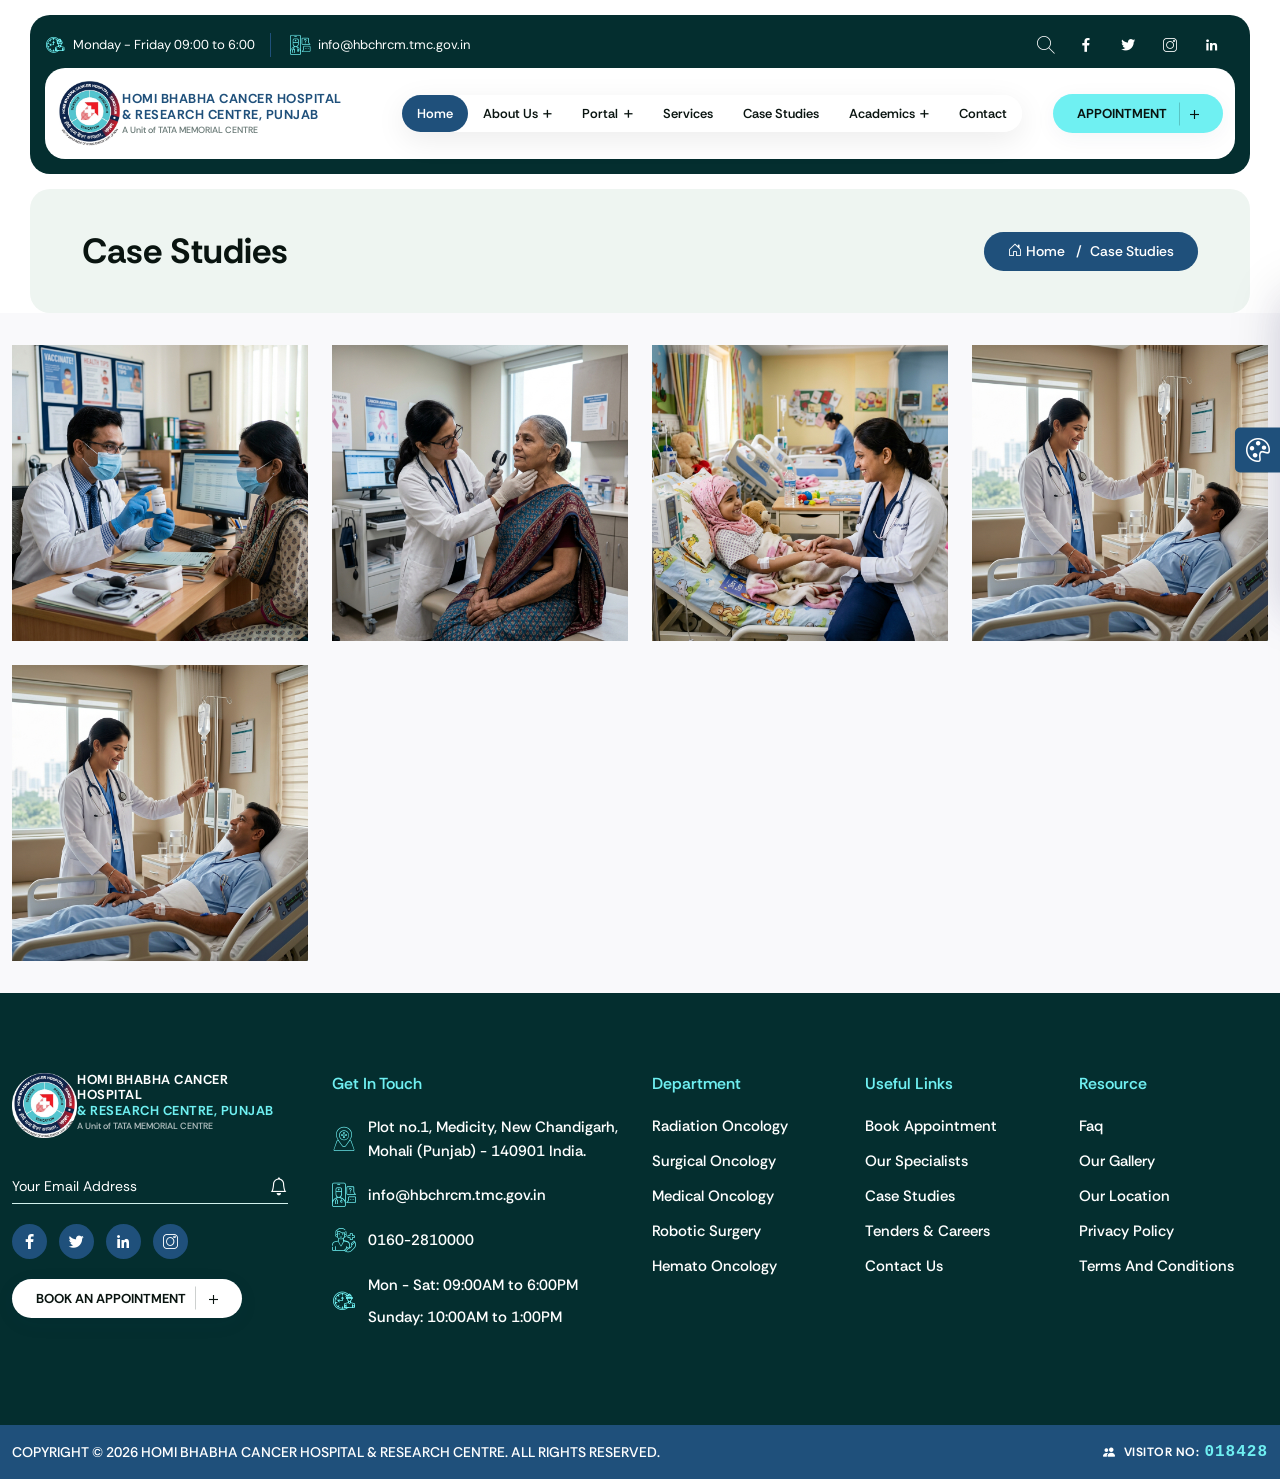
<file: Pages/case-studies.html>
<!DOCTYPE html>
<html lang="en">
<head>
  <meta charset="utf-8">
  <meta name="keywords" content="bootstrap 5, premium, multipurpose, health, medical, hospital, doctor, nurse, cancer, oncology" />
  <meta name="description" content="Oncology Medical & Healthcare HTML5 Template" />
  <meta name="author" content="www.themeht.com" />
  <meta name="viewport" content="width=device-width, initial-scale=1">
  <title>Case Studies – Oncology Portfolio</title>
  <link rel="shortcut icon" href="../images/favicon.png" />
  <link href="../css/bootstrap.min.css" rel="stylesheet" type="text/css" />
  <link href="../css/bootstrap-icons.css" rel="stylesheet" type="text/css" />
  <link href="../css/lifeplus-icon.css" rel="stylesheet" type="text/css" />
  <link href="../css/magnific-popup.css" rel="stylesheet" type="text/css" />
  <link href="../css/odometer.css" rel="stylesheet" type="text/css" />
  <link href="../css/jquery-ui.css" rel="stylesheet" type="text/css" />
  <link href="../css/swiper-bundle.min.css" rel="stylesheet" type="text/css" />
  <link href="../css/spacing.css" rel="stylesheet" type="text/css" />
  <link href="../css/base.css?v=8" rel="stylesheet" type="text/css" />
  <link href="../css/shortcodes.css?v=8" rel="stylesheet" type="text/css" />
  <link href="../css/theme-style.css?v=8" rel="stylesheet" type="text/css" />
  <link href="../css/theme-color/color-5.css" data-style="styles" rel="stylesheet" />
  <link href="../css/color-customize/color-customizer.css" rel="stylesheet" type="text/css" />
</head>
<body style="background-color: #f4f8fc !important;">
  <!-- page wrapper start -->
  <div class="page-wrapper">
    <!-- preloader start -->
    <div id="ht-preloader">
      <div class="loader clear-loader">
        <img class="img-fluid" src="../images/logo.png" alt="Loader Img">
      </div>
    </div>
    <!-- preloader end -->

    <!-- Header Include -->
    <div data-include="../components/header.html"></div>


    <!-- Page Title / Breadcrumb -->
    <section class="page-title">
      <div class="container">
        <div class="row align-items-center">
          <div class="col-md-6">
            <h1>Case Studies</h1>
          </div>
          <div class="col-md-6 text-md-end mt-3 mt-md-0">
            <div class="theme-breadcrumb-box">
              <div class="page-breadcrumb">
                <nav aria-label="breadcrumb">
                  <ol class="breadcrumb">
                    <li class="breadcrumb-item"><a href="../index.html"><i class="bi bi-house-door me-1"></i>Home</a></li>
                    <li class="breadcrumb-item active text-white" aria-current="page">Case Studies</li>
                  </ol>
                </nav>
              </div>
            </div>
          </div>
        </div>
      </div>
    </section>


    <!-- Case Studies Grid -->
    <section class="hb-case-studies-section py-5" style="background: #f9f9fb;">
      <div class="container">
        <div class="row g-4">
          <div class="col-12 col-sm-6 col-lg-3">
            <div class="portfolio-item style-1">
              <div class="portfolio-img"><img class="img-fluid" src="../images/portfolio/01.jpg" alt="" /></div>
              <div class="portfolio-desc">
                <div class="portfolio-title">
                  <div class="portfolio-cat"><a href="#">Treatment</a></div>
                  <h4><a href="cancer-treatment.html">Cancer Treatment</a></h4>
                </div>
              </div>
            </div>
          </div>
          <div class="col-12 col-sm-6 col-lg-3">
            <div class="portfolio-item style-1">
              <div class="portfolio-img"><img class="img-fluid" src="../images/portfolio/02.jpg" alt="" /></div>
              <div class="portfolio-desc">
                <div class="portfolio-title">
                  <div class="portfolio-cat"><a href="#">Treatment</a></div>
                  <h4><a href="diagnosis-biopsy.html">Diagnosis Biopsy</a></h4>
                </div>
              </div>
            </div>
          </div>
          <div class="col-12 col-sm-6 col-lg-3">
            <div class="portfolio-item style-1">
              <div class="portfolio-img"><img class="img-fluid" src="../images/portfolio/03.jpg" alt="" /></div>
              <div class="portfolio-desc">
                <div class="portfolio-title">
                  <div class="portfolio-cat"><a href="#">Children</a></div>
                  <h4><a href="children-treatment.html">Children Treatment</a></h4>
                </div>
              </div>
            </div>
          </div>
          <div class="col-12 col-sm-6 col-lg-3">
            <div class="portfolio-item style-1">
              <div class="portfolio-img"><img class="img-fluid" src="../images/portfolio/04.jpg" alt="" /></div>
              <div class="portfolio-desc">
                <div class="portfolio-title">
                  <div class="portfolio-cat"><a href="#">Treatment</a></div>
                  <h4><a href="lymphocytic-leukemia.html">Lymphocytic Leukemia</a></h4>
                </div>
              </div>
            </div>
          </div>
          <div class="col-12 col-sm-6 col-lg-3">
            <div class="portfolio-item style-1">
              <div class="portfolio-img"><img class="img-fluid" src="../images/portfolio/05.jpg" alt="" /></div>
              <div class="portfolio-desc">
                <div class="portfolio-title">
                  <div class="portfolio-cat"><a href="#">Cancer</a></div>
                  <h4><a href="sarcomas-cancers.html">Sarcomas Cancers</a></h4>
                </div>
              </div>
            </div>
          </div>
        </div>
      </div>
    </section>

    <!-- Footer Include -->
    <div data-include="../components/footer.html"></div>
  </div>
  <!-- page wrapper end -->

  <!--color-customizer start-->
  <div class="color-customizer closed">
    <a class="opener" href="#"> <i class="bi bi-palette"></i></a>
    <div class="clearfix color-chooser text-center">
      <h4 class="mb-4">Lifeplus With Awesome Colors</h4>
      <ul class="colorChange clearfix">
        <li class="theme-default" title="theme-default" data-style="color-1"></li>
        <li class="theme-2" title="theme-2" data-style="color-2"></li>
        <li class="theme-3" title="theme-3" data-style="color-3"></li>
        <li class="theme-4" title="theme-4" data-style="color-4"></li>
        <li class="theme-5 selected" title="theme-5" data-style="color-5"></li>
        <li class="theme-6" title="theme-6" data-style="color-6"></li>
      </ul>
      <div class="text-center mt-4">
        <a class="themeht-btn primary-btn" href="#">Purchase Now</a>
      </div>
    </div>
  </div>
  <!--color-customizer end-->

  <!--back-to-top start-->
  <div class="scroll-top">
    <svg class="scroll-circle svg-content" width="100%" height="100%" viewBox="-1 -1 102 102">
      <path d="M50,1 a49,49 0 0,1 0,98 a49,49 0 0,1 0,-98" />
    </svg>
  </div>
  <!--back-to-top end-->

  <!--== dynamic loader -->
  <script src="../js/include.js"></script>
</body>
</html>
</file>
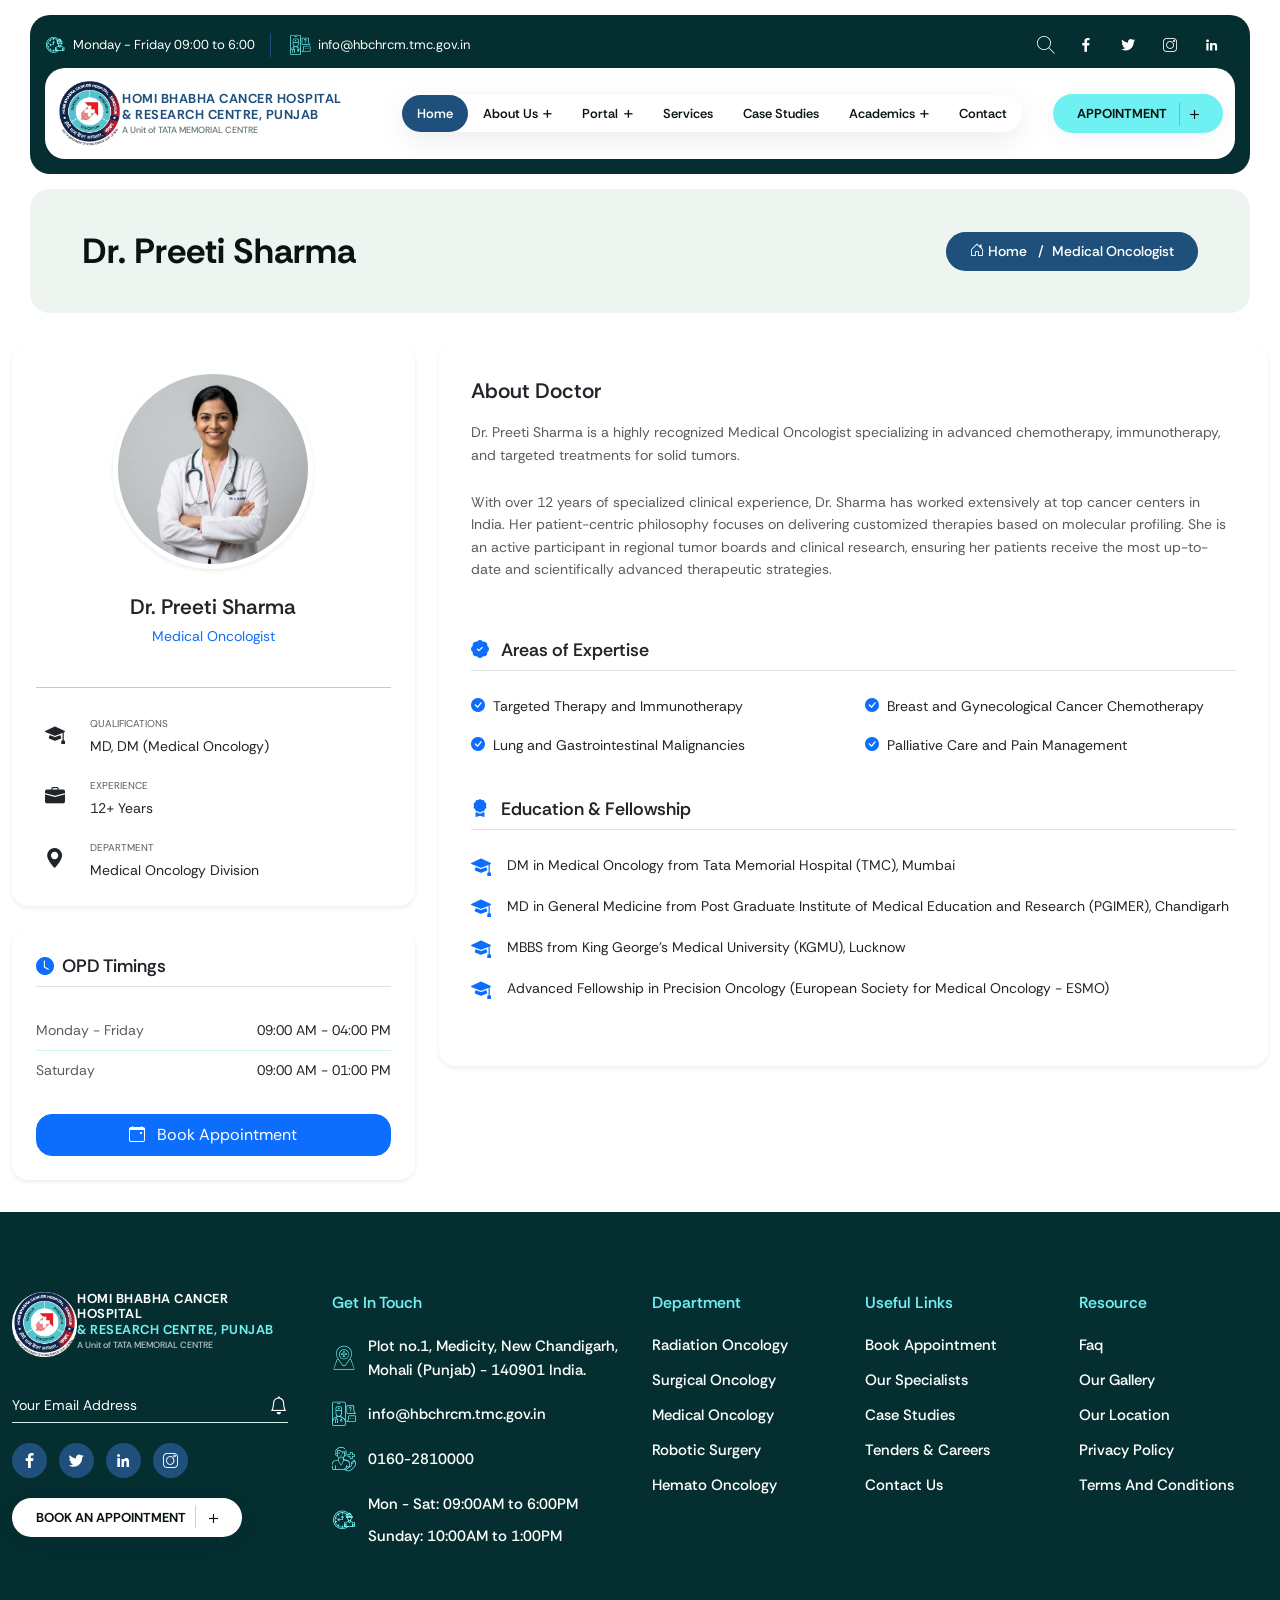
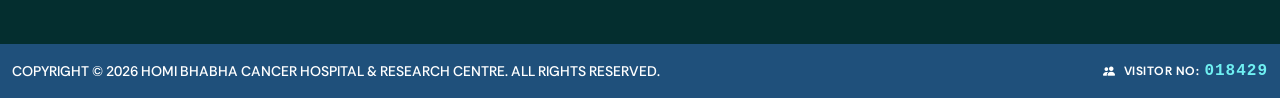
<file: Pages/team-single.html>
<!DOCTYPE html>
<html lang="en">
<head>
  <meta charset="utf-8">
  <meta name="keywords" content="bootstrap 5, premium, multipurpose, health, medical, hospital, doctor, nurse, cancer, oncology" />
  <meta name="description" content="Oncology Medical & Healthcare HTML5 Template" />
  <meta name="author" content="www.themeht.com" />
  <meta name="viewport" content="width=device-width, initial-scale=1">
  <title>Doctor Profile – Oncology Specialist</title>
  <link rel="shortcut icon" href="../images/favicon.png" />
  <link href="../css/bootstrap.min.css" rel="stylesheet" type="text/css" />
  <link href="../css/bootstrap-icons.css" rel="stylesheet" type="text/css" />
  <link href="../css/lifeplus-icon.css" rel="stylesheet" type="text/css" />
  <link href="../css/magnific-popup.css" rel="stylesheet" type="text/css" />
  <link href="../css/odometer.css" rel="stylesheet" type="text/css" />
  <link href="../css/jquery-ui.css" rel="stylesheet" type="text/css" />
  <link href="../css/swiper-bundle.min.css" rel="stylesheet" type="text/css" />
  <link href="../css/spacing.css" rel="stylesheet" type="text/css" />
  <link href="../css/base.css?v=9" rel="stylesheet" type="text/css" />
  <link href="../css/shortcodes.css?v=9" rel="stylesheet" type="text/css" />
  <link href="../css/theme-style.css?v=9" rel="stylesheet" type="text/css" />
  <link href="../css/theme-color/color-5.css" data-style="styles" rel="stylesheet" />
  <link href="../css/color-customize/color-customizer.css" rel="stylesheet" type="text/css" />
</head>
<body style="background-color: #f4f8fc !important;">
  <!-- page wrapper start -->
  <div class="page-wrapper">
    <!-- preloader start -->
    <div id="ht-preloader">
      <div class="loader clear-loader">
        <img class="img-fluid" src="../images/logo.png" alt="Loader Img">
      </div>
    </div>
    <!-- preloader end -->

    <!-- Header Include -->
    <div data-include="../components/header.html"></div>

    <!-- Doctor Details Dynamic Content -->
    <!-- Page Header Banner -->
    <section class="page-title">
      <div class="container">
        <div class="row align-items-center">
          <div class="col-md-6">
            <h1 id="doc-banner-name">Doctor Name</h1>
          </div>
          <div class="col-md-6 text-md-end mt-3 mt-md-0">
            <div class="theme-breadcrumb-box">
              <div class="page-breadcrumb">
                <nav aria-label="breadcrumb">
                  <ol class="breadcrumb">
                    <li class="breadcrumb-item"><a href="../index.html"><i class="bi bi-house-door me-1"></i>Home</a></li>
                    <li class="breadcrumb-item active text-white" aria-current="page" id="doc-breadcrumb-specialty">Doctor
                      Profile</li>
                  </ol>
                </nav>
              </div>
            </div>
          </div>
        </div>
      </div>
    </section>

    <!-- Doctor Main Profile Content -->
    <section class="py-5">
      <div class="container">
        <div class="row">
          <!-- Left Column: Image and Timings Card -->
          <div class="col-lg-4 mb-5 mb-lg-0">
            <div class="card border-0 shadow-sm rounded p-4 mb-4 bg-white text-center">
              <div class="position-relative d-inline-block mx-auto mb-4 rounded-circle overflow-hidden shadow-sm"
                style="width: 200px; height: 200px; border: 5px solid #fff;">
                <img id="doc-profile-img" src="../images/team/01.jpg" alt="Doctor" class="w-100 h-100 object-cover"
                  style="object-position: top center;">
              </div>
              <h3 class="mb-1 font-weight-bold text-dark" id="doc-card-name">Doctor Name</h3>
              <p class="text-primary font-weight-bold mb-3" id="doc-card-specialty">Specialty</p>
              <hr class="my-4 opacity-10">
              <div class="text-start">
                <div class="d-flex align-items-center mb-3">
                  <span class="btn-primary rounded p-2 me-3 d-flex align-items-center justify-content-center"
                    style="width: 38px; height: 38px; min-width: 38px;"><i class="bi bi-mortarboard-fill fs-5"></i></span>
                  <div>
                    <small class="text-muted d-block text-uppercase font-weight-bold"
                      style="font-size: 10px;">Qualifications</small>
                    <span class="font-weight-semibold text-dark" id="doc-info-degrees" style="font-size: 14px;">MBBS,
                      MD</span>
                  </div>
                </div>
                <div class="d-flex align-items-center mb-3">
                  <span class="btn-primary rounded p-2 me-3 d-flex align-items-center justify-content-center"
                    style="width: 38px; height: 38px; min-width: 38px;"><i class="bi bi-briefcase-fill fs-5"></i></span>
                  <div>
                    <small class="text-muted d-block text-uppercase font-weight-bold"
                      style="font-size: 10px;">Experience</small>
                    <span class="font-weight-semibold text-dark" id="doc-info-experience" style="font-size: 14px;">10+
                      Years</span>
                  </div>
                </div>
                <div class="d-flex align-items-center mb-0">
                  <span class="btn-primary rounded p-2 me-3 d-flex align-items-center justify-content-center"
                    style="width: 38px; height: 38px; min-width: 38px;"><i class="bi bi-geo-alt-fill fs-5"></i></span>
                  <div>
                    <small class="text-muted d-block text-uppercase font-weight-bold"
                      style="font-size: 10px;">Department</small>
                    <span class="font-weight-semibold text-dark" id="doc-info-dept" style="font-size: 14px;">Oncology
                      Department</span>
                  </div>
                </div>
              </div>
            </div>

            <!-- OPD Timings Card -->
            <div class="card border-0 shadow-sm rounded p-4 bg-white">
              <h4 class="font-weight-bold text-dark mb-4 border-bottom pb-2 d-flex align-items-center"><i
                  class="bi bi-clock-fill text-primary me-2"></i> OPD Timings</h4>
              <div class="table-responsive">
                <table class="table table-borderless mb-0 align-middle" style="font-size: 14px;">
                  <tbody>
                    <tr class="border-bottom border-light">
                      <td class="ps-0 py-2 text-muted font-weight-semibold">Monday - Friday</td>
                      <td class="pe-0 py-2 text-end text-dark font-weight-bold" id="doc-opd-weekday">09:00 AM - 04:00 PM
                      </td>
                    </tr>
                    <tr>
                      <td class="ps-0 py-2 text-muted font-weight-semibold">Saturday</td>
                      <td class="pe-0 py-2 text-end text-dark font-weight-bold" id="doc-opd-saturday">09:00 AM - 01:00 PM
                      </td>
                    </tr>
                  </tbody>
                </table>
              </div>
              <div class="mt-4">
                <a href="../index.html#appointment-section" class="btn btn-primary w-100 rounded py-2 font-weight-bold"><i
                    class="bi bi-calendar-event me-2"></i> Book Appointment</a>
              </div>
            </div>
          </div>

          <!-- Right Column: Biography & Details -->
          <div class="col-lg-8">
            <div class="card border-0 shadow-sm rounded p-4 p-md-5 bg-white mb-4">
              <h3 class="font-weight-bold text-dark mb-3">About Doctor</h3>
              <p class="lead text-muted mb-4" id="doc-bio-lead">Doctor biography lead text...</p>
              <div class="text-muted mb-5" id="doc-bio-body">
                Detailed biography text explaining accomplishments, clinical contributions and general philosophy of medical
                care.
              </div>

              <h4 class="font-weight-bold text-dark mb-4 border-bottom pb-2"><i
                  class="bi bi-patch-check-fill text-primary me-2"></i> Areas of Expertise</h4>
              <div class="row" id="doc-expertise-list">
                <!-- Dynamic expertise list items -->
              </div>

              <h4 class="font-weight-bold text-dark mb-4 mt-4 border-bottom pb-2"><i
                  class="bi bi-award-fill text-primary me-2"></i> Education & Fellowship</h4>
              <ul class="list-unstyled" id="doc-education-list">
                <!-- Dynamic education list items -->
              </ul>
            </div>
          </div>
        </div>
      </div>
    </section>

    <!-- Dynamic Script for Team Single Content Populate -->
    <script>
      (function () {
        // Database of Doctors (matching all-doctors.js)
        const doctorsDb = {
          "preeti-sharma": {
            name: "Dr. Preeti Sharma",
            slug: "preeti-sharma",
            specialty: "Medical Oncologist",
            img: "../images/team/01.jpg",
            degrees: "MD, DM (Medical Oncology)",
            experience: "12+ Years",
            dept: "Medical Oncology Division",
            opdWeekday: "09:00 AM - 04:00 PM",
            opdSaturday: "09:00 AM - 01:00 PM",
            bioLead: "Dr. Preeti Sharma is a highly recognized Medical Oncologist specializing in advanced chemotherapy, immunotherapy, and targeted treatments for solid tumors.",
            bioBody: "With over 12 years of specialized clinical experience, Dr. Sharma has worked extensively at top cancer centers in India. Her patient-centric philosophy focuses on delivering customized therapies based on molecular profiling. She is an active participant in regional tumor boards and clinical research, ensuring her patients receive the most up-to-date and scientifically advanced therapeutic strategies.",
            expertise: [
              "Targeted Therapy and Immunotherapy",
              "Breast and Gynecological Cancer Chemotherapy",
              "Lung and Gastrointestinal Malignancies",
              "Palliative Care and Pain Management"
            ],
            education: [
              "DM in Medical Oncology from Tata Memorial Hospital (TMC), Mumbai",
              "MD in General Medicine from Post Graduate Institute of Medical Education and Research (PGIMER), Chandigarh",
              "MBBS from King George's Medical University (KGMU), Lucknow",
              "Advanced Fellowship in Precision Oncology (European Society for Medical Oncology - ESMO)"
            ]
          },
          "sunita-patel": {
            name: "Dr. Sunita Patel",
            slug: "sunita-patel",
            specialty: "Surgical Oncologist",
            img: "../images/team/02.jpg",
            degrees: "MS, MCh (Surgical Oncology)",
            experience: "15+ Years",
            dept: "Breast & Gynecologic Surgery",
            opdWeekday: "10:00 AM - 05:00 PM",
            opdSaturday: "10:00 AM - 02:00 PM",
            bioLead: "Dr. Sunita Patel is a veteran Surgical Oncologist who has pioneered breast conservation surgeries and advanced oncoplastic reconstructions in the region.",
            bioBody: "Dr. Patel completed her MCh in Surgical Oncology and has since dedicated 15 years to treating solid tumors, specializing in gynecological malignancies and breast cancer surgeries. She is widely respected for her precise surgical techniques and commitment to minimally invasive procedures that accelerate recovery and preserve patient quality of life.",
            expertise: [
              "Breast Oncoplastic Surgery",
              "Radical Hysterectomy and Gynecologic Resections",
              "Sphincter-preserving Rectal Surgery",
              "Soft Tissue Sarcoma Reconstructions"
            ],
            education: [
              "MCh in Surgical Oncology from Cancer Institute (WIA), Adyar, Chennai",
              "MS in General Surgery from Grant Medical College & Sir JJ Group of Hospitals, Mumbai",
              "MBBS from Seth GS Medical College & KEM Hospital, Mumbai",
              "Fellowship in Breast Surgical Oncology from Royal Marsden Hospital, London"
            ]
          },
          "vikram-malhotra": {
            name: "Dr. Vikram Malhotra",
            slug: "vikram-malhotra",
            specialty: "Radiation Oncologist",
            img: "../images/team/03.jpg",
            degrees: "MD, DNB (Radiation Oncology)",
            experience: "10+ Years",
            dept: "Radiation Oncology Division",
            opdWeekday: "09:00 AM - 04:00 PM",
            opdSaturday: "Closed",
            bioLead: "Dr. Vikram Malhotra is an expert in High-Precision Radiation Therapy, utilizing advanced technologies like CyberKnife, TomoTherapy, and Brachytherapy.",
            bioBody: "Dr. Malhotra has over a decade of experience designing complex radiotherapy programs for brain, head, neck, and pelvic tumors. He is a strong advocate for intensity-modulated radiation therapy (IMRT) and image-guided radiation therapy (IGRT), which maximize radiation impact on cancerous tissues while sparing healthy surrounding organs.",
            expertise: [
              "Stereotactic Radio-Surgery (SRS) and Stereotactic Body Radiotherapy (SBRT)",
              "CyberKnife and Linear Accelerator Operations",
              "Image-Guided Radiotherapy (IGRT)",
              "High-Dose-Rate (HDR) Brachytherapy"
            ],
            education: [
              "MD in Radiation Oncology from Sanjay Gandhi Postgraduate Institute of Medical Sciences (SGPGIMS), Lucknow",
              "DNB in Radiation Oncology from National Board of Examinations, New Delhi",
              "MBBS from Maulana Azad Medical College (MAMC), New Delhi",
              "Fellowship in Stereotactic Radiotherapy from Heidelberg University Hospital, Germany"
            ]
          },
          "sandeep-kapoor": {
            name: "Dr. Sandeep Kapoor",
            slug: "sandeep-kapoor",
            specialty: "Robotic Oncologist",
            img: "../images/team/04.jpg",
            degrees: "MS, MCh (Surgical Oncology)",
            experience: "18+ Years",
            dept: "Robotic & Thoracic Surgical Oncology",
            opdWeekday: "10:00 AM - 04:00 PM",
            opdSaturday: "10:00 AM - 01:00 PM",
            bioLead: "Dr. Sandeep Kapoor is a highly acclaimed pioneer in Robotic and Thoracic Cancer surgeries with over 18 years of academic and clinical surgical expertise.",
            bioBody: "As one of the earliest adopters of robotic cancer surgery in India, Dr. Kapoor has successfully performed over 1,500 da Vinci robotic procedures for thoracic, colorectal, and prostate malignancies. He acts as a key national proctor training surgical residents and is widely published in high-impact medical journals.",
            expertise: [
              "Da Vinci Robotic Minimally Invasive Surgical Oncology",
              "Thoracic Oncological Resections (Esophageal and Lung cancers)",
              "Robotic Prostatectomy and Cystectomy",
              "Whipple Surgery and Complex Pancreatic Procedures"
            ],
            education: [
              "MCh in Surgical Oncology from Tata Memorial Hospital (TMC), Mumbai",
              "MS in General Surgery from King George's Medical University (KGMU), Lucknow",
              "MBBS from Armed Forces Medical College (AFMC), Pune",
              "Certified Robotic Console Surgeon (Intuitive Surgical, USA)"
            ]
          },
          "anjali-mehta": {
            name: "Dr. Anjali Mehta",
            slug: "anjali-mehta",
            specialty: "Hemato Oncologist",
            img: "../images/team/05.jpg",
            degrees: "MD, DM (Clinical Hematology)",
            experience: "8+ Years",
            dept: "Hematology & BMT Unit",
            opdWeekday: "09:00 AM - 03:00 PM",
            opdSaturday: "09:00 AM - 12:00 PM",
            bioLead: "Dr. Anjali Mehta is an expert Hematologist-Oncologist specializing in Leukemia, Lymphoma, Myeloma, and Autologous/Allogeneic Bone Marrow Transplantation.",
            bioBody: "Dr. Mehta heads our Bone Marrow Transplant unit. She has successfully managed numerous BMT cases in pediatric and adult patients. Her research in benign and malignant blood disorders has earned her multiple national accolades. She works tirelessly to make transplant procedures accessible and affordable.",
            expertise: [
              "Bone Marrow and Stem Cell Transplantation",
              "Acute and Chronic Leukemia Management",
              "Lymphoma and Multiple Myeloma Targeted Care",
              "Refractory Anemia and Bleeding Disorders"
            ],
            education: [
              "DM in Clinical Hematology from Medical College Kolkata",
              "MD in Pediatrics from Post Graduate Institute of Medical Education and Research (PGIMER), Chandigarh",
              "MBBS from Lady Hardinge Medical College (LHMC), New Delhi",
              "Fellowship in Bone Marrow Transplantation from National University Hospital (NUH), Singapore"
            ]
          },
          "rohan-gupta": {
            name: "Dr. Rohan Gupta",
            slug: "rohan-gupta",
            specialty: "Surgical Oncologist",
            img: "../images/team/06.jpg",
            degrees: "MS, MCh (Surgical Oncology)",
            experience: "11+ Years",
            dept: "Head & Neck Surgical Oncology",
            opdWeekday: "09:30 AM - 04:30 PM",
            opdSaturday: "09:30 AM - 01:30 PM",
            bioLead: "Dr. Rohan Gupta specializes in surgical resections of complex Head & Neck cancers, Skull Base surgeries, and microvascular reconstructions.",
            bioBody: "With 11 years of surgical tenure, Dr. Gupta has built a reputation for achieving outstanding functional and aesthetic outcomes in oral cancer and head-neck resections. He works closely with plastic surgery and rehabilitation teams to ensure patients regain speech, swallowing, and appearance post-surgery.",
            expertise: [
              "Oral and Laryngeal Cancer Surgery",
              "Thyroid and Parathyroid Resections",
              "Skull Base Surgical Resections",
              "Microvascular Free Flap Reconstructions"
            ],
            education: [
              "MCh in Surgical Oncology from Kidwai Memorial Institute of Oncology, Bengaluru",
              "MS in General Surgery from Sawai Man Singh (SMS) Medical College, Jaipur",
              "MBBS from University College of Medical Sciences (UCMS), Delhi",
              "Fellowship in Head and Neck Oncology from Memorial Sloan Kettering Cancer Center, New York"
            ]
          }
        };

        // Parse URL parameter
        const urlParams = new URLSearchParams(window.location.search);
        const doctorKey = urlParams.get('doc') || 'preeti-sharma';
        const doctor = doctorsDb[doctorKey] || doctorsDb['preeti-sharma'];

        // Update Elements
        document.title = `${doctor.name} - Specialist Profile | Homi Bhabha Cancer Hospital`;
        document.getElementById('doc-banner-name').textContent = doctor.name;
        document.getElementById('doc-card-name').textContent = doctor.name;
        document.getElementById('doc-breadcrumb-specialty').textContent = doctor.specialty;
        document.getElementById('doc-card-specialty').textContent = doctor.specialty;
        document.getElementById('doc-profile-img').src = doctor.img;
        document.getElementById('doc-profile-img').alt = doctor.name;
        document.getElementById('doc-info-degrees').textContent = doctor.degrees;
        document.getElementById('doc-info-experience').textContent = doctor.experience;
        document.getElementById('doc-info-dept').textContent = doctor.dept;
        document.getElementById('doc-opd-weekday').textContent = doctor.opdWeekday;
        document.getElementById('doc-opd-saturday').textContent = doctor.opdSaturday;
        document.getElementById('doc-bio-lead').textContent = doctor.bioLead;
        document.getElementById('doc-bio-body').innerHTML = `<p>${doctor.bioBody}</p>`;

        // Populate Expertise List
        const expertiseList = document.getElementById('doc-expertise-list');
        expertiseList.innerHTML = '';
        doctor.expertise.forEach(item => {
          const col = document.createElement('div');
          col.className = 'col-md-6 mb-3';
          col.innerHTML = `
            <div class="d-flex align-items-center">
              <i class="bi bi-check-circle-fill text-primary me-2"></i>
              <span class="text-dark font-weight-semibold" style="font-size: 14px;">${item}</span>
            </div>
          `;
          expertiseList.appendChild(col);
        });

        // Populate Education List
        const educationList = document.getElementById('doc-education-list');
        educationList.innerHTML = '';
        doctor.education.forEach(item => {
          const li = document.createElement('li');
          li.className = 'd-flex align-items-start mb-3';
          li.innerHTML = `
            <i class="bi bi-mortarboard-fill text-primary me-3 fs-5" style="margin-top: 2px;"></i>
            <span class="text-dark font-weight-semibold" style="font-size: 14px; line-height: 1.6;">${item}</span>
          `;
          educationList.appendChild(li);
        });

        // Hide preloader once loaded
        setTimeout(() => {
          const preloader = document.getElementById('ht-preloader');
          if (preloader) {
            preloader.classList.add('loaded');
            setTimeout(() => preloader.style.display = 'none', 500);
          }
        }, 300);

      })();
    </script>

    <!-- Footer Include -->
    <div data-include="../components/footer.html"></div>
  </div>

  <script src="../js/include.js?v=3"></script>
</body>
</html>
</file>
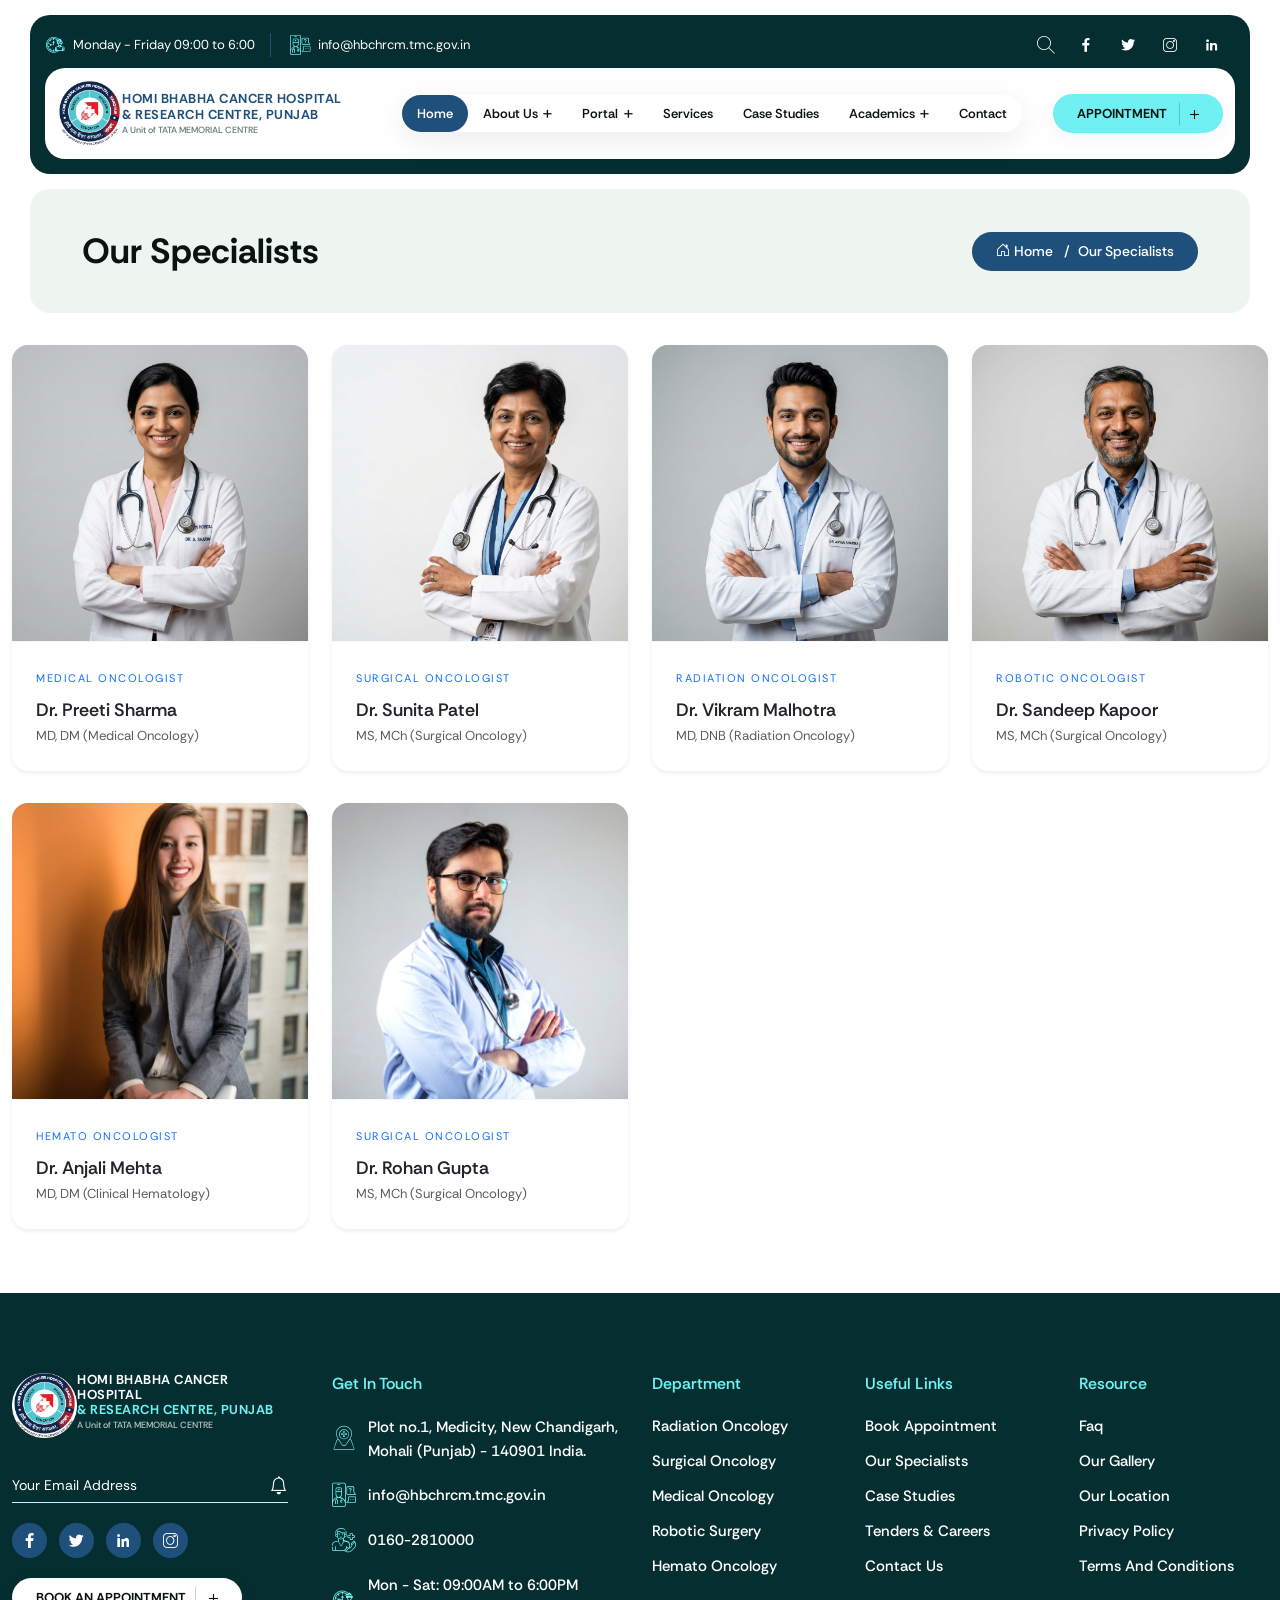
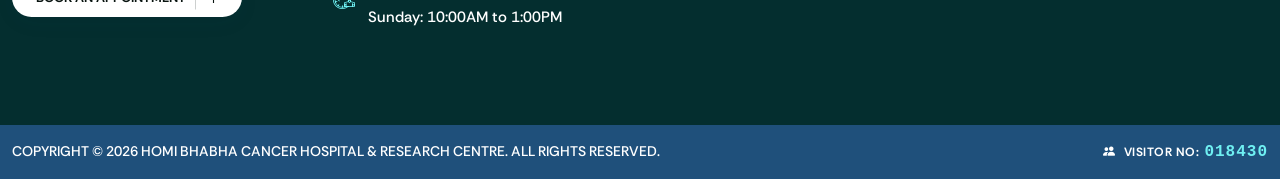
<file: Pages/team.html>
<!DOCTYPE html>
<html lang="en">
<head>
  <meta charset="utf-8">
  <meta name="keywords" content="bootstrap 5, premium, multipurpose, health, medical, hospital, doctor, nurse, cancer, oncology" />
  <meta name="description" content="Oncology Medical & Healthcare HTML5 Template" />
  <meta name="author" content="www.themeht.com" />
  <meta name="viewport" content="width=device-width, initial-scale=1">
  <title>Our Specialists – Homi Bhabha Cancer Hospital</title>
  <link rel="shortcut icon" href="../images/favicon.png" />
  <link href="../css/bootstrap.min.css" rel="stylesheet" type="text/css" />
  <link href="../css/bootstrap-icons.css" rel="stylesheet" type="text/css" />
  <link href="../css/lifeplus-icon.css" rel="stylesheet" type="text/css" />
  <link href="../css/magnific-popup.css" rel="stylesheet" type="text/css" />
  <link href="../css/odometer.css" rel="stylesheet" type="text/css" />
  <link href="../css/jquery-ui.css" rel="stylesheet" type="text/css" />
  <link href="../css/swiper-bundle.min.css" rel="stylesheet" type="text/css" />
  <link href="../css/spacing.css" rel="stylesheet" type="text/css" />
  <link href="../css/base.css?v=9" rel="stylesheet" type="text/css" />
  <link href="../css/shortcodes.css?v=9" rel="stylesheet" type="text/css" />
  <link href="../css/theme-style.css?v=9" rel="stylesheet" type="text/css" />
  <link href="../css/theme-color/color-5.css" data-style="styles" rel="stylesheet" />
  <link href="../css/color-customize/color-customizer.css" rel="stylesheet" type="text/css" />
</head>
<body style="background-color: #f4f8fc !important;">
  <!-- page wrapper start -->
  <div class="page-wrapper">
    <!-- preloader start -->
    <div id="ht-preloader">
      <div class="loader clear-loader">
        <img class="img-fluid" src="../images/logo.png" alt="Loader Img">
      </div>
    </div>
    <!-- preloader end -->

    <!-- Header Include -->
    <div data-include="../components/header.html"></div>

    <!-- Team Page Dynamic Content -->
    <!-- Page Header Banner -->
    <section class="page-title">
      <div class="container">
        <div class="row align-items-center">
          <div class="col-md-6">
            <h1>Our Specialists</h1>
          </div>
          <div class="col-md-6 text-md-end mt-3 mt-md-0">
            <div class="theme-breadcrumb-box">
              <div class="page-breadcrumb">
                <nav aria-label="breadcrumb">
                  <ol class="breadcrumb">
                    <li class="breadcrumb-item"><a href="../index.html"><i class="bi bi-house-door me-1"></i>Home</a></li>
                    <li class="breadcrumb-item active text-white" aria-current="page">Our Specialists</li>
                  </ol>
                </nav>
              </div>
            </div>
          </div>
        </div>
      </div>
    </section>

    <!-- Team Section Grid -->
    <section class="py-5">
      <div class="container">
        <div class="row">

          <!-- Doctor 1: Dr. Preeti Sharma -->
          <div class="col-lg-3 col-md-4 col-sm-6 col-12 mb-5">
            <div class="doctor-page-card shadow-sm border-0 bg-white rounded overflow-hidden position-relative">
              <div class="doctor-page-img-wrapper"
                style="position: relative; overflow: hidden; aspect-ratio: 1/1; background: #eceff4;">
                <img src="../images/team/01.jpg" alt="Dr. Preeti Sharma" class="w-100 h-100 object-cover"
                  style="object-position: top center; transition: transform 0.5s ease;">
              </div>
              <div class="p-4 doctor-info">
                <span class="text-primary text-uppercase font-weight-bold"
                  style="font-size: 11px; letter-spacing: 1.5px;">Medical Oncologist</span>
                <h4 class="mt-2 mb-1 font-weight-black text-dark">Dr. Preeti Sharma</h4>
                <p class="text-muted mb-0 font-weight-semibold" style="font-size: 13px;">MD, DM (Medical Oncology)</p>
              </div>
              <!-- Hover Details Overlay -->
              <div class="doctor-hover-overlay position-absolute inset-0 p-4 d-flex flex-column justify-content-center"
                style="
                background: rgba(13, 27, 78, 0.96);
                backdrop-filter: blur(8px);
                transition: all 0.4s ease;
                opacity: 0;
                transform: translateY(100%);
                z-index: 2;
              ">
                <div class="text-white text-center">
                  <span class="text-info text-uppercase font-weight-bold"
                    style="font-size: 10px; letter-spacing: 1.5px;">Medical Oncologist</span>
                  <h3 class="text-white font-weight-black mt-2 mb-3">Dr. Preeti Sharma</h3>
                  <hr class="border-white opacity-20 my-3">
                  <ul class="list-unstyled text-start d-inline-block mx-auto mb-4"
                    style="font-size: 13px; color: rgba(255,255,255,0.85); line-height: 1.8;">
                    <li><i class="bi bi-briefcase-fill text-info me-2"></i> <strong>Experience:</strong> 12+ Years</li>
                    <li><i class="bi bi-building-fill text-info me-2"></i> <strong>Dept:</strong> Medical Oncology</li>
                    <li><i class="bi bi-calendar-check-fill text-info me-2"></i> <strong>OPD Mon-Fri:</strong> 09:00 AM -
                      04:00 PM</li>
                    <li><i class="bi bi-clock-fill text-info me-2"></i> <strong>OPD Sat:</strong> 09:00 AM - 01:00 PM</li>
                  </ul>
                  <div>
                    <a href="team-single.html?doc=preeti-sharma"
                      class="btn btn-info btn-sm text-white font-weight-bold px-4 py-2 rounded text-uppercase"
                      style="font-size: 11px; letter-spacing: 1px;">View Full Profile</a>
                  </div>
                </div>
              </div>
            </div>
          </div>

          <!-- Doctor 2: Dr. Sunita Patel -->
          <div class="col-lg-3 col-md-4 col-sm-6 col-12 mb-5">
            <div class="doctor-page-card shadow-sm border-0 bg-white rounded overflow-hidden position-relative">
              <div class="doctor-page-img-wrapper"
                style="position: relative; overflow: hidden; aspect-ratio: 1/1; background: #eceff4;">
                <img src="../images/team/02.jpg" alt="Dr. Sunita Patel" class="w-100 h-100 object-cover"
                  style="object-position: top center; transition: transform 0.5s ease;">
              </div>
              <div class="p-4 doctor-info">
                <span class="text-primary text-uppercase font-weight-bold"
                  style="font-size: 11px; letter-spacing: 1.5px;">Surgical Oncologist</span>
                <h4 class="mt-2 mb-1 font-weight-black text-dark">Dr. Sunita Patel</h4>
                <p class="text-muted mb-0 font-weight-semibold" style="font-size: 13px;">MS, MCh (Surgical Oncology)</p>
              </div>
              <!-- Hover Details Overlay -->
              <div class="doctor-hover-overlay position-absolute inset-0 p-4 d-flex flex-column justify-content-center"
                style="
                background: rgba(13, 27, 78, 0.96);
                backdrop-filter: blur(8px);
                transition: all 0.4s ease;
                opacity: 0;
                transform: translateY(100%);
                z-index: 2;
              ">
                <div class="text-white text-center">
                  <span class="text-info text-uppercase font-weight-bold"
                    style="font-size: 10px; letter-spacing: 1.5px;">Surgical Oncologist</span>
                  <h3 class="text-white font-weight-black mt-2 mb-3">Dr. Sunita Patel</h3>
                  <hr class="border-white opacity-20 my-3">
                  <ul class="list-unstyled text-start d-inline-block mx-auto mb-4"
                    style="font-size: 13px; color: rgba(255,255,255,0.85); line-height: 1.8;">
                    <li><i class="bi bi-briefcase-fill text-info me-2"></i> <strong>Experience:</strong> 15+ Years</li>
                    <li><i class="bi bi-building-fill text-info me-2"></i> <strong>Dept:</strong> Breast & Gynecologic</li>
                    <li><i class="bi bi-calendar-check-fill text-info me-2"></i> <strong>OPD Mon-Fri:</strong> 10:00 AM -
                      05:00 PM</li>
                    <li><i class="bi bi-clock-fill text-info me-2"></i> <strong>OPD Sat:</strong> 10:00 AM - 02:00 PM</li>
                  </ul>
                  <div>
                    <a href="team-single.html?doc=sunita-patel"
                      class="btn btn-info btn-sm text-white font-weight-bold px-4 py-2 rounded text-uppercase"
                      style="font-size: 11px; letter-spacing: 1px;">View Full Profile</a>
                  </div>
                </div>
              </div>
            </div>
          </div>

          <!-- Doctor 3: Dr. Vikram Malhotra -->
          <div class="col-lg-3 col-md-4 col-sm-6 col-12 mb-5">
            <div class="doctor-page-card shadow-sm border-0 bg-white rounded overflow-hidden position-relative">
              <div class="doctor-page-img-wrapper"
                style="position: relative; overflow: hidden; aspect-ratio: 1/1; background: #eceff4;">
                <img src="../images/team/03.jpg" alt="Dr. Vikram Malhotra" class="w-100 h-100 object-cover"
                  style="object-position: top center; transition: transform 0.5s ease;">
              </div>
              <div class="p-4 doctor-info">
                <span class="text-primary text-uppercase font-weight-bold"
                  style="font-size: 11px; letter-spacing: 1.5px;">Radiation Oncologist</span>
                <h4 class="mt-2 mb-1 font-weight-black text-dark">Dr. Vikram Malhotra</h4>
                <p class="text-muted mb-0 font-weight-semibold" style="font-size: 13px;">MD, DNB (Radiation Oncology)</p>
              </div>
              <!-- Hover Details Overlay -->
              <div class="doctor-hover-overlay position-absolute inset-0 p-4 d-flex flex-column justify-content-center"
                style="
                background: rgba(13, 27, 78, 0.96);
                backdrop-filter: blur(8px);
                transition: all 0.4s ease;
                opacity: 0;
                transform: translateY(100%);
                z-index: 2;
              ">
                <div class="text-white text-center">
                  <span class="text-info text-uppercase font-weight-bold"
                    style="font-size: 10px; letter-spacing: 1.5px;">Radiation Oncologist</span>
                  <h3 class="text-white font-weight-black mt-2 mb-3">Dr. Vikram Malhotra</h3>
                  <hr class="border-white opacity-20 my-3">
                  <ul class="list-unstyled text-start d-inline-block mx-auto mb-4"
                    style="font-size: 13px; color: rgba(255,255,255,0.85); line-height: 1.8;">
                    <li><i class="bi bi-briefcase-fill text-info me-2"></i> <strong>Experience:</strong> 10+ Years</li>
                    <li><i class="bi bi-building-fill text-info me-2"></i> <strong>Dept:</strong> Radiation Oncology</li>
                    <li><i class="bi bi-calendar-check-fill text-info me-2"></i> <strong>OPD Mon-Fri:</strong> 09:00 AM -
                      04:00 PM</li>
                    <li><i class="bi bi-clock-fill text-info me-2"></i> <strong>OPD Sat:</strong> Closed</li>
                  </ul>
                  <div>
                    <a href="team-single.html?doc=vikram-malhotra"
                      class="btn btn-info btn-sm text-white font-weight-bold px-4 py-2 rounded text-uppercase"
                      style="font-size: 11px; letter-spacing: 1px;">View Full Profile</a>
                  </div>
                </div>
              </div>
            </div>
          </div>

          <!-- Doctor 4: Dr. Sandeep Kapoor -->
          <div class="col-lg-3 col-md-4 col-sm-6 col-12 mb-5">
            <div class="doctor-page-card shadow-sm border-0 bg-white rounded overflow-hidden position-relative">
              <div class="doctor-page-img-wrapper"
                style="position: relative; overflow: hidden; aspect-ratio: 1/1; background: #eceff4;">
                <img src="../images/team/04.jpg" alt="Dr. Sandeep Kapoor" class="w-100 h-100 object-cover"
                  style="object-position: top center; transition: transform 0.5s ease;">
              </div>
              <div class="p-4 doctor-info">
                <span class="text-primary text-uppercase font-weight-bold"
                  style="font-size: 11px; letter-spacing: 1.5px;">Robotic Oncologist</span>
                <h4 class="mt-2 mb-1 font-weight-black text-dark">Dr. Sandeep Kapoor</h4>
                <p class="text-muted mb-0 font-weight-semibold" style="font-size: 13px;">MS, MCh (Surgical Oncology)</p>
              </div>
              <!-- Hover Details Overlay -->
              <div class="doctor-hover-overlay position-absolute inset-0 p-4 d-flex flex-column justify-content-center"
                style="
                background: rgba(13, 27, 78, 0.96);
                backdrop-filter: blur(8px);
                transition: all 0.4s ease;
                opacity: 0;
                transform: translateY(100%);
                z-index: 2;
              ">
                <div class="text-white text-center">
                  <span class="text-info text-uppercase font-weight-bold"
                    style="font-size: 10px; letter-spacing: 1.5px;">Robotic Oncologist</span>
                  <h3 class="text-white font-weight-black mt-2 mb-3">Dr. Sandeep Kapoor</h3>
                  <hr class="border-white opacity-20 my-3">
                  <ul class="list-unstyled text-start d-inline-block mx-auto mb-4"
                    style="font-size: 13px; color: rgba(255,255,255,0.85); line-height: 1.8;">
                    <li><i class="bi bi-briefcase-fill text-info me-2"></i> <strong>Experience:</strong> 18+ Years</li>
                    <li><i class="bi bi-building-fill text-info me-2"></i> <strong>Dept:</strong> Robotic Surgery</li>
                    <li><i class="bi bi-calendar-check-fill text-info me-2"></i> <strong>OPD Mon-Fri:</strong> 10:00 AM -
                      04:00 PM</li>
                    <li><i class="bi bi-clock-fill text-info me-2"></i> <strong>OPD Sat:</strong> 10:00 AM - 01:00 PM</li>
                  </ul>
                  <div>
                    <a href="team-single.html?doc=sandeep-kapoor"
                      class="btn btn-info btn-sm text-white font-weight-bold px-4 py-2 rounded text-uppercase"
                      style="font-size: 11px; letter-spacing: 1px;">View Full Profile</a>
                  </div>
                </div>
              </div>
            </div>
          </div>

          <!-- Doctor 5: Dr. Anjali Mehta -->
          <div class="col-lg-3 col-md-4 col-sm-6 col-12 mb-5">
            <div class="doctor-page-card shadow-sm border-0 bg-white rounded overflow-hidden position-relative">
              <div class="doctor-page-img-wrapper"
                style="position: relative; overflow: hidden; aspect-ratio: 1/1; background: #eceff4;">
                <img src="../images/team/05.jpg" alt="Dr. Anjali Mehta" class="w-100 h-100 object-cover"
                  style="object-position: top center; transition: transform 0.5s ease;">
              </div>
              <div class="p-4 doctor-info">
                <span class="text-primary text-uppercase font-weight-bold"
                  style="font-size: 11px; letter-spacing: 1.5px;">Hemato Oncologist</span>
                <h4 class="mt-2 mb-1 font-weight-black text-dark">Dr. Anjali Mehta</h4>
                <p class="text-muted mb-0 font-weight-semibold" style="font-size: 13px;">MD, DM (Clinical Hematology)</p>
              </div>
              <!-- Hover Details Overlay -->
              <div class="doctor-hover-overlay position-absolute inset-0 p-4 d-flex flex-column justify-content-center"
                style="
                background: rgba(13, 27, 78, 0.96);
                backdrop-filter: blur(8px);
                transition: all 0.4s ease;
                opacity: 0;
                transform: translateY(100%);
                z-index: 2;
              ">
                <div class="text-white text-center">
                  <span class="text-info text-uppercase font-weight-bold"
                    style="font-size: 10px; letter-spacing: 1.5px;">Hemato Oncologist</span>
                  <h3 class="text-white font-weight-black mt-2 mb-3">Dr. Anjali Mehta</h3>
                  <hr class="border-white opacity-20 my-3">
                  <ul class="list-unstyled text-start d-inline-block mx-auto mb-4"
                    style="font-size: 13px; color: rgba(255,255,255,0.85); line-height: 1.8;">
                    <li><i class="bi bi-briefcase-fill text-info me-2"></i> <strong>Experience:</strong> 8+ Years</li>
                    <li><i class="bi bi-building-fill text-info me-2"></i> <strong>Dept:</strong> Hematology & BMT Unit</li>
                    <li><i class="bi bi-calendar-check-fill text-info me-2"></i> <strong>OPD Mon-Fri:</strong> 09:00 AM -
                      03:00 PM</li>
                    <li><i class="bi bi-clock-fill text-info me-2"></i> <strong>OPD Sat:</strong> 09:00 AM - 12:00 PM</li>
                  </ul>
                  <div>
                    <a href="team-single.html?doc=anjali-mehta"
                      class="btn btn-info btn-sm text-white font-weight-bold px-4 py-2 rounded text-uppercase"
                      style="font-size: 11px; letter-spacing: 1px;">View Full Profile</a>
                  </div>
                </div>
              </div>
            </div>
          </div>

          <!-- Doctor 6: Dr. Rohan Gupta -->
          <div class="col-lg-3 col-md-4 col-sm-6 col-12 mb-5">
            <div class="doctor-page-card shadow-sm border-0 bg-white rounded overflow-hidden position-relative">
              <div class="doctor-page-img-wrapper"
                style="position: relative; overflow: hidden; aspect-ratio: 1/1; background: #eceff4;">
                <img src="../images/team/06.jpg" alt="Dr. Rohan Gupta" class="w-100 h-100 object-cover"
                  style="object-position: top center; transition: transform 0.5s ease;">
              </div>
              <div class="p-4 doctor-info">
                <span class="text-primary text-uppercase font-weight-bold"
                  style="font-size: 11px; letter-spacing: 1.5px;">Surgical Oncologist</span>
                <h4 class="mt-2 mb-1 font-weight-black text-dark">Dr. Rohan Gupta</h4>
                <p class="text-muted mb-0 font-weight-semibold" style="font-size: 13px;">MS, MCh (Surgical Oncology)</p>
              </div>
              <!-- Hover Details Overlay -->
              <div class="doctor-hover-overlay position-absolute inset-0 p-4 d-flex flex-column justify-content-center"
                style="
                background: rgba(13, 27, 78, 0.96);
                backdrop-filter: blur(8px);
                transition: all 0.4s ease;
                opacity: 0;
                transform: translateY(100%);
                z-index: 2;
              ">
                <div class="text-white text-center">
                  <span class="text-info text-uppercase font-weight-bold"
                    style="font-size: 10px; letter-spacing: 1.5px;">Surgical Oncologist</span>
                  <h3 class="text-white font-weight-black mt-2 mb-3">Dr. Rohan Gupta</h3>
                  <hr class="border-white opacity-20 my-3">
                  <ul class="list-unstyled text-start d-inline-block mx-auto mb-4"
                    style="font-size: 13px; color: rgba(255,255,255,0.85); line-height: 1.8;">
                    <li><i class="bi bi-briefcase-fill text-info me-2"></i> <strong>Experience:</strong> 11+ Years</li>
                    <li><i class="bi bi-building-fill text-info me-2"></i> <strong>Dept:</strong> Head & Neck Surgery</li>
                    <li><i class="bi bi-calendar-check-fill text-info me-2"></i> <strong>OPD Mon-Fri:</strong> 09:30 AM -
                      04:30 PM</li>
                    <li><i class="bi bi-clock-fill text-info me-2"></i> <strong>OPD Sat:</strong> 09:30 AM - 01:30 PM</li>
                  </ul>
                  <div>
                    <a href="team-single.html?doc=rohan-gupta"
                      class="btn btn-info btn-sm text-white font-weight-bold px-4 py-2 rounded text-uppercase"
                      style="font-size: 11px; letter-spacing: 1px;">View Full Profile</a>
                  </div>
                </div>
              </div>
            </div>
          </div>

        </div>
      </div>
    </section>

    <!-- Footer Include -->
    <div data-include="../components/footer.html"></div>
  </div>

  <script src="../js/include.js?v=3"></script>
</body>
</html>
</file>
<file: css/lifeplus-icon.css>
/* ------------------------
    Flat Icon
------------------------*/
@font-face {
    font-family: "flaticon_mycollection";
    src: url("../fonts/flaticon_mycollection.ttf?2ba31d7f53528a419fb15e65ffea1724") format("truetype"),
url("../fonts/flaticon_mycollection.woff?2ba31d7f53528a419fb15e65ffea1724") format("woff"),
url("../fonts/flaticon_mycollection.woff2?2ba31d7f53528a419fb15e65ffea1724") format("woff2"),
url("../fonts/flaticon_mycollection.eot?2ba31d7f53528a419fb15e65ffea1724#iefix") format("embedded-opentype"),
url("../fonts/flaticon_mycollection.svg?2ba31d7f53528a419fb15e65ffea1724#flaticon_mycollection") format("svg");
}

i[class^="flaticon-"]:before, i[class*=" flaticon-"]:before {
    font-family: flaticon_mycollection !important;
    font-style: normal;
    font-weight: normal !important;
    font-variant: normal;
    text-transform: none;
    line-height: inherit;
    -webkit-font-smoothing: antialiased;
    -moz-osx-font-smoothing: grayscale;
    vertical-align: -0.125em;
}

.flaticon-pediatrics:before {
    content: "\f101";
}
.flaticon-bladder:before {
    content: "\f102";
}
.flaticon-breast-cancer:before {
    content: "\f103";
}
.flaticon-dermatoscope:before {
    content: "\f104";
}
.flaticon-oncology:before {
    content: "\f105";
}
.flaticon-lung:before {
    content: "\f106";
}
.flaticon-cancer-ribbon:before {
    content: "\f107";
}
.flaticon-search:before {
    content: "\f108";
}
.flaticon-tumor:before {
    content: "\f109";
}
.flaticon-oncology-1:before {
    content: "\f10a";
}
.flaticon-oncology-2:before {
    content: "\f10b";
}
.flaticon-cancer-cell:before {
    content: "\f10c";
}
.flaticon-hematology:before {
    content: "\f10d";
}
.flaticon-woman:before {
    content: "\f10e";
}
.flaticon-radiation:before {
    content: "\f10f";
}
.flaticon-robotic-surgery:before {
    content: "\f110";
}
.flaticon-thyroid:before {
    content: "\f111";
}
.flaticon-prostate:before {
    content: "\f112";
}
.flaticon-prostate-cancer:before {
    content: "\f113";
}
.flaticon-radiotherapy:before {
    content: "\f114";
}
.flaticon-skin-cancer:before {
    content: "\f115";
}
.flaticon-pediatrics-1:before {
    content: "\f116";
}
.flaticon-blood:before {
    content: "\f117";
}
.flaticon-brain:before {
    content: "\f118";
}
.flaticon-pancreatitis:before {
    content: "\f119";
}
.flaticon-leukemia:before {
    content: "\f11a";
}
.flaticon-oncology-3:before {
    content: "\f11b";
}
.flaticon-kidney-cancer:before {
    content: "\f11c";
}
.flaticon-uterine:before {
    content: "\f11d";
}
.flaticon-diagnosis:before {
    content: "\f11e";
}
.flaticon-oncology-4:before {
    content: "\f11f";
}
.flaticon-oncology-5:before {
    content: "\f120";
}
.flaticon-oncology-6:before {
    content: "\f121";
}
.flaticon-treatment:before {
    content: "\f122";
}
.flaticon-oncology-7:before {
    content: "\f123";
}
.flaticon-pink-ribbon:before {
    content: "\f124";
}
.flaticon-skin-cancer-1:before {
    content: "\f125";
}
.flaticon-first-aid-kit:before {
    content: "\f126";
}
.flaticon-blood-test:before {
    content: "\f127";
}
.flaticon-oncology-8:before {
    content: "\f128";
}
.flaticon-oncology-9:before {
    content: "\f129";
}
.flaticon-up-arrow:before {
    content: "\f12a";
}
.flaticon-next:before {
    content: "\f12b";
}
.flaticon-left:before {
    content: "\f12c";
}
.flaticon-back:before {
    content: "\f12d";
}
.flaticon-next-1:before {
    content: "\f12e";
}
.flaticon-certificate:before {
    content: "\f12f";
}
.flaticon-award:before {
    content: "\f130";
}
.flaticon-award-1:before {
    content: "\f131";
}
.flaticon-plus:before {
    content: "\f132";
}
.flaticon-tag:before {
    content: "\f133";
}
.flaticon-location:before {
    content: "\f134";
}
.flaticon-working-hours:before {
    content: "\f135";
}
.flaticon-chat:before {
    content: "\f136";
}
.flaticon-doctor-consultation:before {
    content: "\f137";
}
.flaticon-doctor-appointment:before {
    content: "\f138";
}
.flaticon-tick:before {
    content: "\f139";
}
.flaticon-new-document:before {
    content: "\f13a";
}
.flaticon-file:before {
    content: "\f13b";
}
.flaticon-reply:before {
    content: "\f13c";
}
.flaticon-comment:before {
    content: "\f13d";
}
.flaticon-doctor:before {
    content: "\f13e";
}
.flaticon-calendar:before {
    content: "\f13f";
}
.flaticon-close:before {
    content: "\f140";
}
.flaticon-search-1:before {
    content: "\f141";
}
.flaticon-dribbble:before {
    content: "\f142";
}
.flaticon-instagram:before {
    content: "\f143";
}
.flaticon-linkedin:before {
    content: "\f144";
}
.flaticon-twitter:before {
    content: "\f145";
}
.flaticon-facebook-app-symbol:before {
    content: "\f146";
}
.flaticon-24-hours:before {
    content: "\f147";
}
.flaticon-quote:before {
    content: "\f148";
}
.flaticon-health-insurance:before {
    content: "\f149";
}
.flaticon-medical-team:before {
    content: "\f14a";
}
.flaticon-nurse:before {
    content: "\f14b";
}
</file>
<file: css/odometer.css>
.odometer.odometer-auto-theme, .odometer.odometer-theme-default {
  display: inline-block;
  vertical-align: middle;
  position: relative;
}
.odometer.odometer-auto-theme .odometer-digit, .odometer.odometer-theme-default .odometer-digit {
  display: inline-block;
  vertical-align: middle;
  position: relative;
}
.odometer.odometer-auto-theme .odometer-digit .odometer-digit-spacer, .odometer.odometer-theme-default .odometer-digit .odometer-digit-spacer {
  display: inline-block;
  vertical-align: middle;
  visibility: hidden;
}
.odometer.odometer-auto-theme .odometer-digit .odometer-digit-inner, .odometer.odometer-theme-default .odometer-digit .odometer-digit-inner {
  text-align: left;
  display: block;
  position: absolute;
  top: 0;
  left: 0;
  right: 0;
  bottom: 0;
  overflow: hidden;
}
.odometer.odometer-auto-theme .odometer-digit .odometer-ribbon, .odometer.odometer-theme-default .odometer-digit .odometer-ribbon {
  display: block;
}
.odometer.odometer-auto-theme .odometer-digit .odometer-ribbon-inner, .odometer.odometer-theme-default .odometer-digit .odometer-ribbon-inner {
  display: block;
  -webkit-backface-visibility: hidden;
}
.odometer.odometer-auto-theme .odometer-digit .odometer-value, .odometer.odometer-theme-default .odometer-digit .odometer-value {
  display: block;
  -webkit-transform: translateZ(0);
}
.odometer.odometer-auto-theme .odometer-digit .odometer-value.odometer-last-value, .odometer.odometer-theme-default .odometer-digit .odometer-value.odometer-last-value {
  position: absolute;
}
.odometer.odometer-auto-theme.odometer-animating-up .odometer-ribbon-inner, .odometer.odometer-theme-default.odometer-animating-up .odometer-ribbon-inner {
  -webkit-transition: -webkit-transform 2s;
  -moz-transition: -moz-transform 2s;
  -ms-transition: -ms-transform 2s;
  -o-transition: -o-transform 2s;
  transition: transform 2s;
}
.odometer.odometer-auto-theme.odometer-animating-up.odometer-animating .odometer-ribbon-inner, .odometer.odometer-theme-default.odometer-animating-up.odometer-animating .odometer-ribbon-inner {
  -webkit-transform: translateY(-100%);
  -moz-transform: translateY(-100%);
  -ms-transform: translateY(-100%);
  -o-transform: translateY(-100%);
  transform: translateY(-100%);
}
.odometer.odometer-auto-theme.odometer-animating-down .odometer-ribbon-inner, .odometer.odometer-theme-default.odometer-animating-down .odometer-ribbon-inner {
  -webkit-transform: translateY(-100%);
  -moz-transform: translateY(-100%);
  -ms-transform: translateY(-100%);
  -o-transform: translateY(-100%);
  transform: translateY(-100%);
}
.odometer.odometer-auto-theme.odometer-animating-down.odometer-animating .odometer-ribbon-inner, .odometer.odometer-theme-default.odometer-animating-down.odometer-animating .odometer-ribbon-inner {
  -webkit-transition: -webkit-transform 2s;
  -moz-transition: -moz-transform 2s;
  -ms-transition: -ms-transform 2s;
  -o-transition: -o-transform 2s;
  transition: transform 2s;
  -webkit-transform: translateY(0);
  -moz-transform: translateY(0);
  -ms-transform: translateY(0);
  -o-transform: translateY(0);
  transform: translateY(0);
}
.odometer.odometer-auto-theme .odometer-value, .odometer.odometer-theme-default .odometer-value {
  text-align: center;
}
</file>
<file: css/spacing.css>
.m-0 {
	margin: 0 !important
}

.mt-0, .my-0 {
	margin-top: 0 !important
}

.me-0, .mx-0 {
	margin-right: 0 !important
}

.mb-0, .my-0 {
	margin-bottom: 0 !important
}

.ms-0, .mx-0 {
	margin-left: 0 !important
}

.m-1 {
	margin: .25rem !important
}

.mt-1, .my-1 {
	margin-top: .25rem !important
}

.me-1, .mx-1 {
	margin-right: .25rem !important
}

.mb-1, .my-1 {
	margin-bottom: .25rem !important
}

.ms-1, .mx-1 {
	margin-left: .25rem !important
}

.m-2 {
	margin: .5rem !important
}

.mt-2, .my-2 {
	margin-top: .5rem !important
}

.me-2, .mx-2 {
	margin-right: .5rem !important
}

.mb-2, .my-2 {
	margin-bottom: .5rem !important
}

.ms-2, .mx-2 {
	margin-left: .5rem !important
}

.m-3 {
	margin: 1rem !important
}

.mt-3, .my-3 {
	margin-top: 1rem !important
}

.me-3, .mx-3 {
	margin-right: 1rem !important
}

.mb-3, .my-3 {
	margin-bottom: 1rem !important
}

.ms-3, .mx-3 {
	margin-left: 1rem !important
}

.m-4 {
	margin: 1.5rem !important
}

.mt-4, .my-4 {
	margin-top: 1.5rem !important
}

.me-4, .mx-4 {
	margin-right: 1.5rem !important
}

.mb-4, .my-4 {
	margin-bottom: 1.5rem !important
}

.ms-4, .mx-4 {
	margin-left: 1.5rem !important
}

.m-5 {
	margin: 2rem !important
}

.mt-5, .my-5 {
	margin-top: 2rem !important
}

.me-5, .mx-5 {
	margin-right: 2rem !important
}

.mb-5, .my-5 {
	margin-bottom: 2rem !important
}

.ms-5, .mx-5 {
	margin-left: 2rem !important
}

.m-6 {
	margin: 2.5rem !important
}

.mt-6, .my-6 {
	margin-top: 2.5rem !important
}

.me-6, .mx-6 {
	margin-right: 2.5rem !important
}

.mb-6, .my-6 {
	margin-bottom: 2.5rem !important
}

.ms-6, .mx-6 {
	margin-left: 2.5rem !important
}

.m-7 {
	margin: 3rem !important
}

.mt-7, .my-7 {
	margin-top: 3rem !important
}

.me-7, .mx-7 {
	margin-right: 3rem !important
}

.mb-7, .my-7 {
	margin-bottom: 3rem !important
}

.ms-7, .mx-7 {
	margin-left: 3rem !important
}

.m-8 {
	margin: 3.5rem !important
}

.mt-8, .my-8 {
	margin-top: 3.5rem !important
}

.me-8, .mx-8 {
	margin-right: 3.5rem !important
}

.mb-8, .my-8 {
	margin-bottom: 3.5rem !important
}

.ms-8, .mx-8 {
	margin-left: 3.5rem !important
}

.m-9 {
	margin: 4rem !important
}

.mt-9, .my-9 {
	margin-top: 4rem !important
}

.me-9, .mx-9 {
	margin-right: 4rem !important
}

.mb-9, .my-9 {
	margin-bottom: 4rem !important
}

.ms-9, .mx-9 {
	margin-left: 4rem !important
}

.m-10 {
	margin: 4.5rem !important
}

.mt-10, .my-10 {
	margin-top: 4.5rem !important
}

.me-10, .mx-10 {
	margin-right: 4.5rem !important
}

.mb-10, .my-10 {
	margin-bottom: 4.5rem !important
}

.ms-10, .mx-10 {
	margin-left: 4.5rem !important
}

.m-11 {
	margin: 5rem !important
}

.mt-11, .my-11 {
	margin-top: 5rem !important
}

.me-11, .mx-11 {
	margin-right: 5rem !important
}

.mb-11, .my-11 {
	margin-bottom: 5rem !important
}

.ms-11, .mx-11 {
	margin-left: 5rem !important
}

.p-0 {
	padding: 0 !important
}

.pt-0, .py-0 {
	padding-top: 0 !important
}

.pe-0, .px-0 {
	padding-right: 0 !important
}

.pb-0, .py-0 {
	padding-bottom: 0 !important
}

.ps-0, .px-0 {
	padding-left: 0 !important
}

.p-1 {
	padding: .25rem !important
}

.pt-1, .py-1 {
	padding-top: .25rem !important
}

.pe-1, .px-1 {
	padding-right: .25rem !important
}

.pb-1, .py-1 {
	padding-bottom: .25rem !important
}

.ps-1, .px-1 {
	padding-left: .25rem !important
}

.p-2 {
	padding: .5rem !important
}

.pt-2, .py-2 {
	padding-top: .5rem !important
}

.pe-2, .px-2 {
	padding-right: .5rem !important
}

.pb-2, .py-2 {
	padding-bottom: .5rem !important
}

.ps-2, .px-2 {
	padding-left: .5rem !important
}

.p-3 {
	padding: 1rem !important
}

.pt-3, .py-3 {
	padding-top: 1rem !important
}

.pe-3, .px-3 {
	padding-right: 1rem !important
}

.pb-3, .py-3 {
	padding-bottom: 1rem !important
}

.ps-3, .px-3 {
	padding-left: 1rem !important
}

.p-4 {
	padding: 1.5rem !important
}

.pt-4, .py-4 {
	padding-top: 1.5rem !important
}

.pe-4, .px-4 {
	padding-right: 1.5rem !important
}

.pb-4, .py-4 {
	padding-bottom: 1.5rem !important
}

.ps-4, .px-4 {
	padding-left: 1.5rem !important
}

.p-5 {
	padding: 2rem !important
}

.pt-5, .py-5 {
	padding-top: 2rem !important
}

.pe-5, .px-5 {
	padding-right: 2rem !important
}

.pb-5, .py-5 {
	padding-bottom: 2rem !important
}

.ps-5, .px-5 {
	padding-left: 2rem !important
}

.p-6 {
	padding: 2.5rem !important
}

.pt-6, .py-6 {
	padding-top: 2.5rem !important
}

.pe-6, .px-6 {
	padding-right: 2.5rem !important
}

.pb-6, .py-6 {
	padding-bottom: 2.5rem !important
}

.ps-6, .px-6 {
	padding-left: 2.5rem !important
}

.p-7 {
	padding: 3rem !important
}

.pt-7, .py-7 {
	padding-top: 3rem !important
}

.pe-7, .px-7 {
	padding-right: 3rem !important
}

.pb-7, .py-7 {
	padding-bottom: 3rem !important
}

.ps-7, .px-7 {
	padding-left: 3rem !important
}

.p-8 {
	padding: 3.5rem !important
}

.pt-8, .py-8 {
	padding-top: 3.5rem !important
}

.pe-8, .px-8 {
	padding-right: 3.5rem !important
}

.pb-8, .py-8 {
	padding-bottom: 3.5rem !important
}

.ps-8, .px-8 {
	padding-left: 3.5rem !important
}

.p-9 {
	padding: 4rem !important
}

.pt-9, .py-9 {
	padding-top: 4rem !important
}

.pe-9, .px-9 {
	padding-right: 4rem !important
}

.pb-9, .py-9 {
	padding-bottom: 4rem !important
}

.ps-9, .px-9 {
	padding-left: 4rem !important
}

.p-10 {
	padding: 4.5rem !important
}

.pt-10, .py-10 {
	padding-top: 4.5rem !important
}

.pe-10, .px-10 {
	padding-right: 4.5rem !important
}

.pb-10, .py-10 {
	padding-bottom: 4.5rem !important
}

.ps-10, .px-10 {
	padding-left: 4.5rem !important
}

.p-11 {
	padding: 5rem !important
}

.pt-11, .py-11 {
	padding-top: 5rem !important
}

.pe-11, .px-11 {
	padding-right: 5rem !important
}

.pb-11, .py-11 {
	padding-bottom: 5rem !important
}

.ps-11, .px-11 {
	padding-left: 5rem !important
}

.m-n1 {
	margin: -.25rem !important
}

.mt-n1, .my-n1 {
	margin-top: -.25rem !important
}

.me-n1, .mx-n1 {
	margin-right: -.25rem !important
}

.mb-n1, .my-n1 {
	margin-bottom: -.25rem !important
}

.ms-n1, .mx-n1 {
	margin-left: -.25rem !important
}

.m-n2 {
	margin: -.5rem !important
}

.mt-n2, .my-n2 {
	margin-top: -.5rem !important
}

.me-n2, .mx-n2 {
	margin-right: -.5rem !important
}

.mb-n2, .my-n2 {
	margin-bottom: -.5rem !important
}

.ms-n2, .mx-n2 {
	margin-left: -.5rem !important
}

.m-n3 {
	margin: -1rem !important
}

.mt-n3, .my-n3 {
	margin-top: -1rem !important
}

.me-n3, .mx-n3 {
	margin-right: -1rem !important
}

.mb-n3, .my-n3 {
	margin-bottom: -1rem !important
}

.ms-n3, .mx-n3 {
	margin-left: -1rem !important
}

.m-n4 {
	margin: -1.5rem !important
}

.mt-n4, .my-n4 {
	margin-top: -1.5rem !important
}

.me-n4, .mx-n4 {
	margin-right: -1.5rem !important
}

.mb-n4, .my-n4 {
	margin-bottom: -1.5rem !important
}

.ms-n4, .mx-n4 {
	margin-left: -1.5rem !important
}

.m-n5 {
	margin: -2rem !important
}

.mt-n5, .my-n5 {
	margin-top: -2rem !important
}

.me-n5, .mx-n5 {
	margin-right: -2rem !important
}

.mb-n5, .my-n5 {
	margin-bottom: -2rem !important
}

.ms-n5, .mx-n5 {
	margin-left: -2rem !important
}

.m-n6 {
	margin: -2.5rem !important
}

.mt-n6, .my-n6 {
	margin-top: -2.5rem !important
}

.me-n6, .mx-n6 {
	margin-right: -2.5rem !important
}

.mb-n6, .my-n6 {
	margin-bottom: -2.5rem !important
}

.ms-n6, .mx-n6 {
	margin-left: -2.5rem !important
}

.m-n7 {
	margin: -3rem !important
}

.mt-n7, .my-n7 {
	margin-top: -3rem !important
}

.me-n7, .mx-n7 {
	margin-right: -3rem !important
}

.mb-n7, .my-n7 {
	margin-bottom: -3rem !important
}

.ms-n7, .mx-n7 {
	margin-left: -3rem !important
}

.m-n8 {
	margin: -3.5rem !important
}

.mt-n8, .my-n8 {
	margin-top: -3.5rem !important
}

.me-n8, .mx-n8 {
	margin-right: -3.5rem !important
}

.mb-n8, .my-n8 {
	margin-bottom: -3.5rem !important
}

.ms-n8, .mx-n8 {
	margin-left: -3.5rem !important
}

.m-n9 {
	margin: -4rem !important
}

.mt-n9, .my-n9 {
	margin-top: -4rem !important
}

.me-n9, .mx-n9 {
	margin-right: -4rem !important
}

.mb-n9, .my-n9 {
	margin-bottom: -4rem !important
}

.ms-n9, .mx-n9 {
	margin-left: -4rem !important
}

.m-n10 {
	margin: -4.5rem !important
}

.mt-n10, .my-n10 {
	margin-top: -4.5rem !important
}

.me-n10, .mx-n10 {
	margin-right: -4.5rem !important
}

.mb-n10, .my-n10 {
	margin-bottom: -4.5rem !important
}

.ms-n10, .mx-n10 {
	margin-left: -4.5rem !important
}

.m-n11 {
	margin: -5rem !important
}

.mt-n11, .my-n11 {
	margin-top: -5rem !important
}

.me-n11, .mx-n11 {
	margin-right: -5rem !important
}

.mb-n11, .my-n11 {
	margin-bottom: -5rem !important
}

.ms-n11, .mx-n11 {
	margin-left: -5rem !important
}

.m-auto {
	margin: auto !important
}

.mt-auto, .my-auto {
	margin-top: auto !important
}

.me-auto, .mx-auto {
	margin-right: auto !important
}

.mb-auto, .my-auto {
	margin-bottom: auto !important
}

.ms-auto, .mx-auto {
	margin-left: auto !important
}

@media (min-width:576px) {
	.m-sm-0 {
		margin: 0 !important
	}

	.mt-sm-0, .my-sm-0 {
		margin-top: 0 !important
	}

	.me-sm-0, .mx-sm-0 {
		margin-right: 0 !important
	}

	.mb-sm-0, .my-sm-0 {
		margin-bottom: 0 !important
	}

	.ms-sm-0, .mx-sm-0 {
		margin-left: 0 !important
	}

	.m-sm-1 {
		margin: .25rem !important
	}

	.mt-sm-1, .my-sm-1 {
		margin-top: .25rem !important
	}

	.me-sm-1, .mx-sm-1 {
		margin-right: .25rem !important
	}

	.mb-sm-1, .my-sm-1 {
		margin-bottom: .25rem !important
	}

	.ms-sm-1, .mx-sm-1 {
		margin-left: .25rem !important
	}

	.m-sm-2 {
		margin: .5rem !important
	}

	.mt-sm-2, .my-sm-2 {
		margin-top: .5rem !important
	}

	.me-sm-2, .mx-sm-2 {
		margin-right: .5rem !important
	}

	.mb-sm-2, .my-sm-2 {
		margin-bottom: .5rem !important
	}

	.ms-sm-2, .mx-sm-2 {
		margin-left: .5rem !important
	}

	.m-sm-3 {
		margin: 1rem !important
	}

	.mt-sm-3, .my-sm-3 {
		margin-top: 1rem !important
	}

	.me-sm-3, .mx-sm-3 {
		margin-right: 1rem !important
	}

	.mb-sm-3, .my-sm-3 {
		margin-bottom: 1rem !important
	}

	.ms-sm-3, .mx-sm-3 {
		margin-left: 1rem !important
	}

	.m-sm-4 {
		margin: 1.5rem !important
	}

	.mt-sm-4, .my-sm-4 {
		margin-top: 1.5rem !important
	}

	.me-sm-4, .mx-sm-4 {
		margin-right: 1.5rem !important
	}

	.mb-sm-4, .my-sm-4 {
		margin-bottom: 1.5rem !important
	}

	.ms-sm-4, .mx-sm-4 {
		margin-left: 1.5rem !important
	}

	.m-sm-5 {
		margin: 2rem !important
	}

	.mt-sm-5, .my-sm-5 {
		margin-top: 2rem !important
	}

	.me-sm-5, .mx-sm-5 {
		margin-right: 2rem !important
	}

	.mb-sm-5, .my-sm-5 {
		margin-bottom: 2rem !important
	}

	.ms-sm-5, .mx-sm-5 {
		margin-left: 2rem !important
	}

	.m-sm-6 {
		margin: 2.5rem !important
	}

	.mt-sm-6, .my-sm-6 {
		margin-top: 2.5rem !important
	}

	.me-sm-6, .mx-sm-6 {
		margin-right: 2.5rem !important
	}

	.mb-sm-6, .my-sm-6 {
		margin-bottom: 2.5rem !important
	}

	.ms-sm-6, .mx-sm-6 {
		margin-left: 2.5rem !important
	}

	.m-sm-7 {
		margin: 3rem !important
	}

	.mt-sm-7, .my-sm-7 {
		margin-top: 3rem !important
	}

	.me-sm-7, .mx-sm-7 {
		margin-right: 3rem !important
	}

	.mb-sm-7, .my-sm-7 {
		margin-bottom: 3rem !important
	}

	.ms-sm-7, .mx-sm-7 {
		margin-left: 3rem !important
	}

	.m-sm-8 {
		margin: 3.5rem !important
	}

	.mt-sm-8, .my-sm-8 {
		margin-top: 3.5rem !important
	}

	.me-sm-8, .mx-sm-8 {
		margin-right: 3.5rem !important
	}

	.mb-sm-8, .my-sm-8 {
		margin-bottom: 3.5rem !important
	}

	.ms-sm-8, .mx-sm-8 {
		margin-left: 3.5rem !important
	}

	.m-sm-9 {
		margin: 4rem !important
	}

	.mt-sm-9, .my-sm-9 {
		margin-top: 4rem !important
	}

	.me-sm-9, .mx-sm-9 {
		margin-right: 4rem !important
	}

	.mb-sm-9, .my-sm-9 {
		margin-bottom: 4rem !important
	}

	.ms-sm-9, .mx-sm-9 {
		margin-left: 4rem !important
	}

	.m-sm-10 {
		margin: 4.5rem !important
	}

	.mt-sm-10, .my-sm-10 {
		margin-top: 4.5rem !important
	}

	.me-sm-10, .mx-sm-10 {
		margin-right: 4.5rem !important
	}

	.mb-sm-10, .my-sm-10 {
		margin-bottom: 4.5rem !important
	}

	.ms-sm-10, .mx-sm-10 {
		margin-left: 4.5rem !important
	}

	.m-sm-11 {
		margin: 5rem !important
	}

	.mt-sm-11, .my-sm-11 {
		margin-top: 5rem !important
	}

	.me-sm-11, .mx-sm-11 {
		margin-right: 5rem !important
	}

	.mb-sm-11, .my-sm-11 {
		margin-bottom: 5rem !important
	}

	.ms-sm-11, .mx-sm-11 {
		margin-left: 5rem !important
	}

	.p-sm-0 {
		padding: 0 !important
	}

	.pt-sm-0, .py-sm-0 {
		padding-top: 0 !important
	}

	.pe-sm-0, .px-sm-0 {
		padding-right: 0 !important
	}

	.pb-sm-0, .py-sm-0 {
		padding-bottom: 0 !important
	}

	.ps-sm-0, .px-sm-0 {
		padding-left: 0 !important
	}

	.p-sm-1 {
		padding: .25rem !important
	}

	.pt-sm-1, .py-sm-1 {
		padding-top: .25rem !important
	}

	.pe-sm-1, .px-sm-1 {
		padding-right: .25rem !important
	}

	.pb-sm-1, .py-sm-1 {
		padding-bottom: .25rem !important
	}

	.ps-sm-1, .px-sm-1 {
		padding-left: .25rem !important
	}

	.p-sm-2 {
		padding: .5rem !important
	}

	.pt-sm-2, .py-sm-2 {
		padding-top: .5rem !important
	}

	.pe-sm-2, .px-sm-2 {
		padding-right: .5rem !important
	}

	.pb-sm-2, .py-sm-2 {
		padding-bottom: .5rem !important
	}

	.ps-sm-2, .px-sm-2 {
		padding-left: .5rem !important
	}

	.p-sm-3 {
		padding: 1rem !important
	}

	.pt-sm-3, .py-sm-3 {
		padding-top: 1rem !important
	}

	.pe-sm-3, .px-sm-3 {
		padding-right: 1rem !important
	}

	.pb-sm-3, .py-sm-3 {
		padding-bottom: 1rem !important
	}

	.ps-sm-3, .px-sm-3 {
		padding-left: 1rem !important
	}

	.p-sm-4 {
		padding: 1.5rem !important
	}

	.pt-sm-4, .py-sm-4 {
		padding-top: 1.5rem !important
	}

	.pe-sm-4, .px-sm-4 {
		padding-right: 1.5rem !important
	}

	.pb-sm-4, .py-sm-4 {
		padding-bottom: 1.5rem !important
	}

	.ps-sm-4, .px-sm-4 {
		padding-left: 1.5rem !important
	}

	.p-sm-5 {
		padding: 2rem !important
	}

	.pt-sm-5, .py-sm-5 {
		padding-top: 2rem !important
	}

	.pe-sm-5, .px-sm-5 {
		padding-right: 2rem !important
	}

	.pb-sm-5, .py-sm-5 {
		padding-bottom: 2rem !important
	}

	.ps-sm-5, .px-sm-5 {
		padding-left: 2rem !important
	}

	.p-sm-6 {
		padding: 2.5rem !important
	}

	.pt-sm-6, .py-sm-6 {
		padding-top: 2.5rem !important
	}

	.pe-sm-6, .px-sm-6 {
		padding-right: 2.5rem !important
	}

	.pb-sm-6, .py-sm-6 {
		padding-bottom: 2.5rem !important
	}

	.ps-sm-6, .px-sm-6 {
		padding-left: 2.5rem !important
	}

	.p-sm-7 {
		padding: 3rem !important
	}

	.pt-sm-7, .py-sm-7 {
		padding-top: 3rem !important
	}

	.pe-sm-7, .px-sm-7 {
		padding-right: 3rem !important
	}

	.pb-sm-7, .py-sm-7 {
		padding-bottom: 3rem !important
	}

	.ps-sm-7, .px-sm-7 {
		padding-left: 3rem !important
	}

	.p-sm-8 {
		padding: 3.5rem !important
	}

	.pt-sm-8, .py-sm-8 {
		padding-top: 3.5rem !important
	}

	.pe-sm-8, .px-sm-8 {
		padding-right: 3.5rem !important
	}

	.pb-sm-8, .py-sm-8 {
		padding-bottom: 3.5rem !important
	}

	.ps-sm-8, .px-sm-8 {
		padding-left: 3.5rem !important
	}

	.p-sm-9 {
		padding: 4rem !important
	}

	.pt-sm-9, .py-sm-9 {
		padding-top: 4rem !important
	}

	.pe-sm-9, .px-sm-9 {
		padding-right: 4rem !important
	}

	.pb-sm-9, .py-sm-9 {
		padding-bottom: 4rem !important
	}

	.ps-sm-9, .px-sm-9 {
		padding-left: 4rem !important
	}

	.p-sm-10 {
		padding: 4.5rem !important
	}

	.pt-sm-10, .py-sm-10 {
		padding-top: 4.5rem !important
	}

	.pe-sm-10, .px-sm-10 {
		padding-right: 4.5rem !important
	}

	.pb-sm-10, .py-sm-10 {
		padding-bottom: 4.5rem !important
	}

	.ps-sm-10, .px-sm-10 {
		padding-left: 4.5rem !important
	}

	.p-sm-11 {
		padding: 5rem !important
	}

	.pt-sm-11, .py-sm-11 {
		padding-top: 5rem !important
	}

	.pe-sm-11, .px-sm-11 {
		padding-right: 5rem !important
	}

	.pb-sm-11, .py-sm-11 {
		padding-bottom: 5rem !important
	}

	.ps-sm-11, .px-sm-11 {
		padding-left: 5rem !important
	}

	.m-sm-n1 {
		margin: -.25rem !important
	}

	.mt-sm-n1, .my-sm-n1 {
		margin-top: -.25rem !important
	}

	.me-sm-n1, .mx-sm-n1 {
		margin-right: -.25rem !important
	}

	.mb-sm-n1, .my-sm-n1 {
		margin-bottom: -.25rem !important
	}

	.ms-sm-n1, .mx-sm-n1 {
		margin-left: -.25rem !important
	}

	.m-sm-n2 {
		margin: -.5rem !important
	}

	.mt-sm-n2, .my-sm-n2 {
		margin-top: -.5rem !important
	}

	.me-sm-n2, .mx-sm-n2 {
		margin-right: -.5rem !important
	}

	.mb-sm-n2, .my-sm-n2 {
		margin-bottom: -.5rem !important
	}

	.ms-sm-n2, .mx-sm-n2 {
		margin-left: -.5rem !important
	}

	.m-sm-n3 {
		margin: -1rem !important
	}

	.mt-sm-n3, .my-sm-n3 {
		margin-top: -1rem !important
	}

	.me-sm-n3, .mx-sm-n3 {
		margin-right: -1rem !important
	}

	.mb-sm-n3, .my-sm-n3 {
		margin-bottom: -1rem !important
	}

	.ms-sm-n3, .mx-sm-n3 {
		margin-left: -1rem !important
	}

	.m-sm-n4 {
		margin: -1.5rem !important
	}

	.mt-sm-n4, .my-sm-n4 {
		margin-top: -1.5rem !important
	}

	.me-sm-n4, .mx-sm-n4 {
		margin-right: -1.5rem !important
	}

	.mb-sm-n4, .my-sm-n4 {
		margin-bottom: -1.5rem !important
	}

	.ms-sm-n4, .mx-sm-n4 {
		margin-left: -1.5rem !important
	}

	.m-sm-n5 {
		margin: -2rem !important
	}

	.mt-sm-n5, .my-sm-n5 {
		margin-top: -2rem !important
	}

	.me-sm-n5, .mx-sm-n5 {
		margin-right: -2rem !important
	}

	.mb-sm-n5, .my-sm-n5 {
		margin-bottom: -2rem !important
	}

	.ms-sm-n5, .mx-sm-n5 {
		margin-left: -2rem !important
	}

	.m-sm-n6 {
		margin: -2.5rem !important
	}

	.mt-sm-n6, .my-sm-n6 {
		margin-top: -2.5rem !important
	}

	.me-sm-n6, .mx-sm-n6 {
		margin-right: -2.5rem !important
	}

	.mb-sm-n6, .my-sm-n6 {
		margin-bottom: -2.5rem !important
	}

	.ms-sm-n6, .mx-sm-n6 {
		margin-left: -2.5rem !important
	}

	.m-sm-n7 {
		margin: -3rem !important
	}

	.mt-sm-n7, .my-sm-n7 {
		margin-top: -3rem !important
	}

	.me-sm-n7, .mx-sm-n7 {
		margin-right: -3rem !important
	}

	.mb-sm-n7, .my-sm-n7 {
		margin-bottom: -3rem !important
	}

	.ms-sm-n7, .mx-sm-n7 {
		margin-left: -3rem !important
	}

	.m-sm-n8 {
		margin: -3.5rem !important
	}

	.mt-sm-n8, .my-sm-n8 {
		margin-top: -3.5rem !important
	}

	.me-sm-n8, .mx-sm-n8 {
		margin-right: -3.5rem !important
	}

	.mb-sm-n8, .my-sm-n8 {
		margin-bottom: -3.5rem !important
	}

	.ms-sm-n8, .mx-sm-n8 {
		margin-left: -3.5rem !important
	}

	.m-sm-n9 {
		margin: -4rem !important
	}

	.mt-sm-n9, .my-sm-n9 {
		margin-top: -4rem !important
	}

	.me-sm-n9, .mx-sm-n9 {
		margin-right: -4rem !important
	}

	.mb-sm-n9, .my-sm-n9 {
		margin-bottom: -4rem !important
	}

	.ms-sm-n9, .mx-sm-n9 {
		margin-left: -4rem !important
	}

	.m-sm-n10 {
		margin: -4.5rem !important
	}

	.mt-sm-n10, .my-sm-n10 {
		margin-top: -4.5rem !important
	}

	.me-sm-n10, .mx-sm-n10 {
		margin-right: -4.5rem !important
	}

	.mb-sm-n10, .my-sm-n10 {
		margin-bottom: -4.5rem !important
	}

	.ms-sm-n10, .mx-sm-n10 {
		margin-left: -4.5rem !important
	}

	.m-sm-n11 {
		margin: -5rem !important
	}

	.mt-sm-n11, .my-sm-n11 {
		margin-top: -5rem !important
	}

	.me-sm-n11, .mx-sm-n11 {
		margin-right: -5rem !important
	}

	.mb-sm-n11, .my-sm-n11 {
		margin-bottom: -5rem !important
	}

	.ms-sm-n11, .mx-sm-n11 {
		margin-left: -5rem !important
	}

	.m-sm-auto {
		margin: auto !important
	}

	.mt-sm-auto, .my-sm-auto {
		margin-top: auto !important
	}

	.me-sm-auto, .mx-sm-auto {
		margin-right: auto !important
	}

	.mb-sm-auto, .my-sm-auto {
		margin-bottom: auto !important
	}

	.ms-sm-auto, .mx-sm-auto {
		margin-left: auto !important
	}

}

@media (min-width:768px) {
	.m-md-0 {
		margin: 0 !important
	}

	.mt-md-0, .my-md-0 {
		margin-top: 0 !important
	}

	.me-md-0, .mx-md-0 {
		margin-right: 0 !important
	}

	.mb-md-0, .my-md-0 {
		margin-bottom: 0 !important
	}

	.ms-md-0, .mx-md-0 {
		margin-left: 0 !important
	}

	.m-md-1 {
		margin: .25rem !important
	}

	.mt-md-1, .my-md-1 {
		margin-top: .25rem !important
	}

	.me-md-1, .mx-md-1 {
		margin-right: .25rem !important
	}

	.mb-md-1, .my-md-1 {
		margin-bottom: .25rem !important
	}

	.ms-md-1, .mx-md-1 {
		margin-left: .25rem !important
	}

	.m-md-2 {
		margin: .5rem !important
	}

	.mt-md-2, .my-md-2 {
		margin-top: .5rem !important
	}

	.me-md-2, .mx-md-2 {
		margin-right: .5rem !important
	}

	.mb-md-2, .my-md-2 {
		margin-bottom: .5rem !important
	}

	.ms-md-2, .mx-md-2 {
		margin-left: .5rem !important
	}

	.m-md-3 {
		margin: 1rem !important
	}

	.mt-md-3, .my-md-3 {
		margin-top: 1rem !important
	}

	.me-md-3, .mx-md-3 {
		margin-right: 1rem !important
	}

	.mb-md-3, .my-md-3 {
		margin-bottom: 1rem !important
	}

	.ms-md-3, .mx-md-3 {
		margin-left: 1rem !important
	}

	.m-md-4 {
		margin: 1.5rem !important
	}

	.mt-md-4, .my-md-4 {
		margin-top: 1.5rem !important
	}

	.me-md-4, .mx-md-4 {
		margin-right: 1.5rem !important
	}

	.mb-md-4, .my-md-4 {
		margin-bottom: 1.5rem !important
	}

	.ms-md-4, .mx-md-4 {
		margin-left: 1.5rem !important
	}

	.m-md-5 {
		margin: 2rem !important
	}

	.mt-md-5, .my-md-5 {
		margin-top: 2rem !important
	}

	.me-md-5, .mx-md-5 {
		margin-right: 2rem !important
	}

	.mb-md-5, .my-md-5 {
		margin-bottom: 2rem !important
	}

	.ms-md-5, .mx-md-5 {
		margin-left: 2rem !important
	}

	.m-md-6 {
		margin: 2.5rem !important
	}

	.mt-md-6, .my-md-6 {
		margin-top: 2.5rem !important
	}

	.me-md-6, .mx-md-6 {
		margin-right: 2.5rem !important
	}

	.mb-md-6, .my-md-6 {
		margin-bottom: 2.5rem !important
	}

	.ms-md-6, .mx-md-6 {
		margin-left: 2.5rem !important
	}

	.m-md-7 {
		margin: 3rem !important
	}

	.mt-md-7, .my-md-7 {
		margin-top: 3rem !important
	}

	.me-md-7, .mx-md-7 {
		margin-right: 3rem !important
	}

	.mb-md-7, .my-md-7 {
		margin-bottom: 3rem !important
	}

	.ms-md-7, .mx-md-7 {
		margin-left: 3rem !important
	}

	.m-md-8 {
		margin: 3.5rem !important
	}

	.mt-md-8, .my-md-8 {
		margin-top: 3.5rem !important
	}

	.me-md-8, .mx-md-8 {
		margin-right: 3.5rem !important
	}

	.mb-md-8, .my-md-8 {
		margin-bottom: 3.5rem !important
	}

	.ms-md-8, .mx-md-8 {
		margin-left: 3.5rem !important
	}

	.m-md-9 {
		margin: 4rem !important
	}

	.mt-md-9, .my-md-9 {
		margin-top: 4rem !important
	}

	.me-md-9, .mx-md-9 {
		margin-right: 4rem !important
	}

	.mb-md-9, .my-md-9 {
		margin-bottom: 4rem !important
	}

	.ms-md-9, .mx-md-9 {
		margin-left: 4rem !important
	}

	.m-md-10 {
		margin: 4.5rem !important
	}

	.mt-md-10, .my-md-10 {
		margin-top: 4.5rem !important
	}

	.me-md-10, .mx-md-10 {
		margin-right: 4.5rem !important
	}

	.mb-md-10, .my-md-10 {
		margin-bottom: 4.5rem !important
	}

	.ms-md-10, .mx-md-10 {
		margin-left: 4.5rem !important
	}

	.m-md-11 {
		margin: 5rem !important
	}

	.mt-md-11, .my-md-11 {
		margin-top: 5rem !important
	}

	.me-md-11, .mx-md-11 {
		margin-right: 5rem !important
	}

	.mb-md-11, .my-md-11 {
		margin-bottom: 5rem !important
	}

	.ms-md-11, .mx-md-11 {
		margin-left: 5rem !important
	}

	.p-md-0 {
		padding: 0 !important
	}

	.pt-md-0, .py-md-0 {
		padding-top: 0 !important
	}

	.pe-md-0, .px-md-0 {
		padding-right: 0 !important
	}

	.pb-md-0, .py-md-0 {
		padding-bottom: 0 !important
	}

	.ps-md-0, .px-md-0 {
		padding-left: 0 !important
	}

	.p-md-1 {
		padding: .25rem !important
	}

	.pt-md-1, .py-md-1 {
		padding-top: .25rem !important
	}

	.pe-md-1, .px-md-1 {
		padding-right: .25rem !important
	}

	.pb-md-1, .py-md-1 {
		padding-bottom: .25rem !important
	}

	.ps-md-1, .px-md-1 {
		padding-left: .25rem !important
	}

	.p-md-2 {
		padding: .5rem !important
	}

	.pt-md-2, .py-md-2 {
		padding-top: .5rem !important
	}

	.pe-md-2, .px-md-2 {
		padding-right: .5rem !important
	}

	.pb-md-2, .py-md-2 {
		padding-bottom: .5rem !important
	}

	.ps-md-2, .px-md-2 {
		padding-left: .5rem !important
	}

	.p-md-3 {
		padding: 1rem !important
	}

	.pt-md-3, .py-md-3 {
		padding-top: 1rem !important
	}

	.pe-md-3, .px-md-3 {
		padding-right: 1rem !important
	}

	.pb-md-3, .py-md-3 {
		padding-bottom: 1rem !important
	}

	.ps-md-3, .px-md-3 {
		padding-left: 1rem !important
	}

	.p-md-4 {
		padding: 1.5rem !important
	}

	.pt-md-4, .py-md-4 {
		padding-top: 1.5rem !important
	}

	.pe-md-4, .px-md-4 {
		padding-right: 1.5rem !important
	}

	.pb-md-4, .py-md-4 {
		padding-bottom: 1.5rem !important
	}

	.ps-md-4, .px-md-4 {
		padding-left: 1.5rem !important
	}

	.p-md-5 {
		padding: 2rem !important
	}

	.pt-md-5, .py-md-5 {
		padding-top: 2rem !important
	}

	.pe-md-5, .px-md-5 {
		padding-right: 2rem !important
	}

	.pb-md-5, .py-md-5 {
		padding-bottom: 2rem !important
	}

	.ps-md-5, .px-md-5 {
		padding-left: 2rem !important
	}

	.p-md-6 {
		padding: 2.5rem !important
	}

	.pt-md-6, .py-md-6 {
		padding-top: 2.5rem !important
	}

	.pe-md-6, .px-md-6 {
		padding-right: 2.5rem !important
	}

	.pb-md-6, .py-md-6 {
		padding-bottom: 2.5rem !important
	}

	.ps-md-6, .px-md-6 {
		padding-left: 2.5rem !important
	}

	.p-md-7 {
		padding: 3rem !important
	}

	.pt-md-7, .py-md-7 {
		padding-top: 3rem !important
	}

	.pe-md-7, .px-md-7 {
		padding-right: 3rem !important
	}

	.pb-md-7, .py-md-7 {
		padding-bottom: 3rem !important
	}

	.ps-md-7, .px-md-7 {
		padding-left: 3rem !important
	}

	.p-md-8 {
		padding: 3.5rem !important
	}

	.pt-md-8, .py-md-8 {
		padding-top: 3.5rem !important
	}

	.pe-md-8, .px-md-8 {
		padding-right: 3.5rem !important
	}

	.pb-md-8, .py-md-8 {
		padding-bottom: 3.5rem !important
	}

	.ps-md-8, .px-md-8 {
		padding-left: 3.5rem !important
	}

	.p-md-9 {
		padding: 4rem !important
	}

	.pt-md-9, .py-md-9 {
		padding-top: 4rem !important
	}

	.pe-md-9, .px-md-9 {
		padding-right: 4rem !important
	}

	.pb-md-9, .py-md-9 {
		padding-bottom: 4rem !important
	}

	.ps-md-9, .px-md-9 {
		padding-left: 4rem !important
	}

	.p-md-10 {
		padding: 4.5rem !important
	}

	.pt-md-10, .py-md-10 {
		padding-top: 4.5rem !important
	}

	.pe-md-10, .px-md-10 {
		padding-right: 4.5rem !important
	}

	.pb-md-10, .py-md-10 {
		padding-bottom: 4.5rem !important
	}

	.ps-md-10, .px-md-10 {
		padding-left: 4.5rem !important
	}

	.p-md-11 {
		padding: 5rem !important
	}

	.pt-md-11, .py-md-11 {
		padding-top: 5rem !important
	}

	.pe-md-11, .px-md-11 {
		padding-right: 5rem !important
	}

	.pb-md-11, .py-md-11 {
		padding-bottom: 5rem !important
	}

	.ps-md-11, .px-md-11 {
		padding-left: 5rem !important
	}

	.m-md-n1 {
		margin: -.25rem !important
	}

	.mt-md-n1, .my-md-n1 {
		margin-top: -.25rem !important
	}

	.me-md-n1, .mx-md-n1 {
		margin-right: -.25rem !important
	}

	.mb-md-n1, .my-md-n1 {
		margin-bottom: -.25rem !important
	}

	.ms-md-n1, .mx-md-n1 {
		margin-left: -.25rem !important
	}

	.m-md-n2 {
		margin: -.5rem !important
	}

	.mt-md-n2, .my-md-n2 {
		margin-top: -.5rem !important
	}

	.me-md-n2, .mx-md-n2 {
		margin-right: -.5rem !important
	}

	.mb-md-n2, .my-md-n2 {
		margin-bottom: -.5rem !important
	}

	.ms-md-n2, .mx-md-n2 {
		margin-left: -.5rem !important
	}

	.m-md-n3 {
		margin: -1rem !important
	}

	.mt-md-n3, .my-md-n3 {
		margin-top: -1rem !important
	}

	.me-md-n3, .mx-md-n3 {
		margin-right: -1rem !important
	}

	.mb-md-n3, .my-md-n3 {
		margin-bottom: -1rem !important
	}

	.ms-md-n3, .mx-md-n3 {
		margin-left: -1rem !important
	}

	.m-md-n4 {
		margin: -1.5rem !important
	}

	.mt-md-n4, .my-md-n4 {
		margin-top: -1.5rem !important
	}

	.me-md-n4, .mx-md-n4 {
		margin-right: -1.5rem !important
	}

	.mb-md-n4, .my-md-n4 {
		margin-bottom: -1.5rem !important
	}

	.ms-md-n4, .mx-md-n4 {
		margin-left: -1.5rem !important
	}

	.m-md-n5 {
		margin: -2rem !important
	}

	.mt-md-n5, .my-md-n5 {
		margin-top: -2rem !important
	}

	.me-md-n5, .mx-md-n5 {
		margin-right: -2rem !important
	}

	.mb-md-n5, .my-md-n5 {
		margin-bottom: -2rem !important
	}

	.ms-md-n5, .mx-md-n5 {
		margin-left: -2rem !important
	}

	.m-md-n6 {
		margin: -2.5rem !important
	}

	.mt-md-n6, .my-md-n6 {
		margin-top: -2.5rem !important
	}

	.me-md-n6, .mx-md-n6 {
		margin-right: -2.5rem !important
	}

	.mb-md-n6, .my-md-n6 {
		margin-bottom: -2.5rem !important
	}

	.ms-md-n6, .mx-md-n6 {
		margin-left: -2.5rem !important
	}

	.m-md-n7 {
		margin: -3rem !important
	}

	.mt-md-n7, .my-md-n7 {
		margin-top: -3rem !important
	}

	.me-md-n7, .mx-md-n7 {
		margin-right: -3rem !important
	}

	.mb-md-n7, .my-md-n7 {
		margin-bottom: -3rem !important
	}

	.ms-md-n7, .mx-md-n7 {
		margin-left: -3rem !important
	}

	.m-md-n8 {
		margin: -3.5rem !important
	}

	.mt-md-n8, .my-md-n8 {
		margin-top: -3.5rem !important
	}

	.me-md-n8, .mx-md-n8 {
		margin-right: -3.5rem !important
	}

	.mb-md-n8, .my-md-n8 {
		margin-bottom: -3.5rem !important
	}

	.ms-md-n8, .mx-md-n8 {
		margin-left: -3.5rem !important
	}

	.m-md-n9 {
		margin: -4rem !important
	}

	.mt-md-n9, .my-md-n9 {
		margin-top: -4rem !important
	}

	.me-md-n9, .mx-md-n9 {
		margin-right: -4rem !important
	}

	.mb-md-n9, .my-md-n9 {
		margin-bottom: -4rem !important
	}

	.ms-md-n9, .mx-md-n9 {
		margin-left: -4rem !important
	}

	.m-md-n10 {
		margin: -4.5rem !important
	}

	.mt-md-n10, .my-md-n10 {
		margin-top: -4.5rem !important
	}

	.me-md-n10, .mx-md-n10 {
		margin-right: -4.5rem !important
	}

	.mb-md-n10, .my-md-n10 {
		margin-bottom: -4.5rem !important
	}

	.ms-md-n10, .mx-md-n10 {
		margin-left: -4.5rem !important
	}

	.m-md-n11 {
		margin: -5rem !important
	}

	.mt-md-n11, .my-md-n11 {
		margin-top: -5rem !important
	}

	.me-md-n11, .mx-md-n11 {
		margin-right: -5rem !important
	}

	.mb-md-n11, .my-md-n11 {
		margin-bottom: -5rem !important
	}

	.ms-md-n11, .mx-md-n11 {
		margin-left: -5rem !important
	}

	.m-md-auto {
		margin: auto !important
	}

	.mt-md-auto, .my-md-auto {
		margin-top: auto !important
	}

	.me-md-auto, .mx-md-auto {
		margin-right: auto !important
	}

	.mb-md-auto, .my-md-auto {
		margin-bottom: auto !important
	}

	.ms-md-auto, .mx-md-auto {
		margin-left: auto !important
	}

}

@media (min-width:992px) {
	.m-lg-0 {
		margin: 0 !important
	}

	.mt-lg-0, .my-lg-0 {
		margin-top: 0 !important
	}

	.me-lg-0, .mx-lg-0 {
		margin-right: 0 !important
	}

	.mb-lg-0, .my-lg-0 {
		margin-bottom: 0 !important
	}

	.ms-lg-0, .mx-lg-0 {
		margin-left: 0 !important
	}

	.m-lg-1 {
		margin: .25rem !important
	}

	.mt-lg-1, .my-lg-1 {
		margin-top: .25rem !important
	}

	.me-lg-1, .mx-lg-1 {
		margin-right: .25rem !important
	}

	.mb-lg-1, .my-lg-1 {
		margin-bottom: .25rem !important
	}

	.ms-lg-1, .mx-lg-1 {
		margin-left: .25rem !important
	}

	.m-lg-2 {
		margin: .5rem !important
	}

	.mt-lg-2, .my-lg-2 {
		margin-top: .5rem !important
	}

	.me-lg-2, .mx-lg-2 {
		margin-right: .5rem !important
	}

	.mb-lg-2, .my-lg-2 {
		margin-bottom: .5rem !important
	}

	.ms-lg-2, .mx-lg-2 {
		margin-left: .5rem !important
	}

	.m-lg-3 {
		margin: 1rem !important
	}

	.mt-lg-3, .my-lg-3 {
		margin-top: 1rem !important
	}

	.me-lg-3, .mx-lg-3 {
		margin-right: 1rem !important
	}

	.mb-lg-3, .my-lg-3 {
		margin-bottom: 1rem !important
	}

	.ms-lg-3, .mx-lg-3 {
		margin-left: 1rem !important
	}

	.m-lg-4 {
		margin: 1.5rem !important
	}

	.mt-lg-4, .my-lg-4 {
		margin-top: 1.5rem !important
	}

	.me-lg-4, .mx-lg-4 {
		margin-right: 1.5rem !important
	}

	.mb-lg-4, .my-lg-4 {
		margin-bottom: 1.5rem !important
	}

	.ms-lg-4, .mx-lg-4 {
		margin-left: 1.5rem !important
	}

	.m-lg-5 {
		margin: 2rem !important
	}

	.mt-lg-5, .my-lg-5 {
		margin-top: 2rem !important
	}

	.me-lg-5, .mx-lg-5 {
		margin-right: 2rem !important
	}

	.mb-lg-5, .my-lg-5 {
		margin-bottom: 2rem !important
	}

	.ms-lg-5, .mx-lg-5 {
		margin-left: 2rem !important
	}

	.m-lg-6 {
		margin: 2.5rem !important
	}

	.mt-lg-6, .my-lg-6 {
		margin-top: 2.5rem !important
	}

	.me-lg-6, .mx-lg-6 {
		margin-right: 2.5rem !important
	}

	.mb-lg-6, .my-lg-6 {
		margin-bottom: 2.5rem !important
	}

	.ms-lg-6, .mx-lg-6 {
		margin-left: 2.5rem !important
	}

	.m-lg-7 {
		margin: 3rem !important
	}

	.mt-lg-7, .my-lg-7 {
		margin-top: 3rem !important
	}

	.me-lg-7, .mx-lg-7 {
		margin-right: 3rem !important
	}

	.mb-lg-7, .my-lg-7 {
		margin-bottom: 3rem !important
	}

	.ms-lg-7, .mx-lg-7 {
		margin-left: 3rem !important
	}

	.m-lg-8 {
		margin: 3.5rem !important
	}

	.mt-lg-8, .my-lg-8 {
		margin-top: 3.5rem !important
	}

	.me-lg-8, .mx-lg-8 {
		margin-right: 3.5rem !important
	}

	.mb-lg-8, .my-lg-8 {
		margin-bottom: 3.5rem !important
	}

	.ms-lg-8, .mx-lg-8 {
		margin-left: 3.5rem !important
	}

	.m-lg-9 {
		margin: 4rem !important
	}

	.mt-lg-9, .my-lg-9 {
		margin-top: 4rem !important
	}

	.me-lg-9, .mx-lg-9 {
		margin-right: 4rem !important
	}

	.mb-lg-9, .my-lg-9 {
		margin-bottom: 4rem !important
	}

	.ms-lg-9, .mx-lg-9 {
		margin-left: 4rem !important
	}

	.m-lg-10 {
		margin: 4.5rem !important
	}

	.mt-lg-10, .my-lg-10 {
		margin-top: 4.5rem !important
	}

	.me-lg-10, .mx-lg-10 {
		margin-right: 4.5rem !important
	}

	.mb-lg-10, .my-lg-10 {
		margin-bottom: 4.5rem !important
	}

	.ms-lg-10, .mx-lg-10 {
		margin-left: 4.5rem !important
	}

	.m-lg-11 {
		margin: 5rem !important
	}

	.mt-lg-11, .my-lg-11 {
		margin-top: 5rem !important
	}

	.me-lg-11, .mx-lg-11 {
		margin-right: 5rem !important
	}

	.mb-lg-11, .my-lg-11 {
		margin-bottom: 5rem !important
	}

	.ms-lg-11, .mx-lg-11 {
		margin-left: 5rem !important
	}

	.p-lg-0 {
		padding: 0 !important
	}

	.pt-lg-0, .py-lg-0 {
		padding-top: 0 !important
	}

	.pe-lg-0, .px-lg-0 {
		padding-right: 0 !important
	}

	.pb-lg-0, .py-lg-0 {
		padding-bottom: 0 !important
	}

	.ps-lg-0, .px-lg-0 {
		padding-left: 0 !important
	}

	.p-lg-1 {
		padding: .25rem !important
	}

	.pt-lg-1, .py-lg-1 {
		padding-top: .25rem !important
	}

	.pe-lg-1, .px-lg-1 {
		padding-right: .25rem !important
	}

	.pb-lg-1, .py-lg-1 {
		padding-bottom: .25rem !important
	}

	.ps-lg-1, .px-lg-1 {
		padding-left: .25rem !important
	}

	.p-lg-2 {
		padding: .5rem !important
	}

	.pt-lg-2, .py-lg-2 {
		padding-top: .5rem !important
	}

	.pe-lg-2, .px-lg-2 {
		padding-right: .5rem !important
	}

	.pb-lg-2, .py-lg-2 {
		padding-bottom: .5rem !important
	}

	.ps-lg-2, .px-lg-2 {
		padding-left: .5rem !important
	}

	.p-lg-3 {
		padding: 1rem !important
	}

	.pt-lg-3, .py-lg-3 {
		padding-top: 1rem !important
	}

	.pe-lg-3, .px-lg-3 {
		padding-right: 1rem !important
	}

	.pb-lg-3, .py-lg-3 {
		padding-bottom: 1rem !important
	}

	.ps-lg-3, .px-lg-3 {
		padding-left: 1rem !important
	}

	.p-lg-4 {
		padding: 1.5rem !important
	}

	.pt-lg-4, .py-lg-4 {
		padding-top: 1.5rem !important
	}

	.pe-lg-4, .px-lg-4 {
		padding-right: 1.5rem !important
	}

	.pb-lg-4, .py-lg-4 {
		padding-bottom: 1.5rem !important
	}

	.ps-lg-4, .px-lg-4 {
		padding-left: 1.5rem !important
	}

	.p-lg-5 {
		padding: 2rem !important
	}

	.pt-lg-5, .py-lg-5 {
		padding-top: 2rem !important
	}

	.pe-lg-5, .px-lg-5 {
		padding-right: 2rem !important
	}

	.pb-lg-5, .py-lg-5 {
		padding-bottom: 2rem !important
	}

	.ps-lg-5, .px-lg-5 {
		padding-left: 2rem !important
	}

	.p-lg-6 {
		padding: 2.5rem !important
	}

	.pt-lg-6, .py-lg-6 {
		padding-top: 2.5rem !important
	}

	.pe-lg-6, .px-lg-6 {
		padding-right: 2.5rem !important
	}

	.pb-lg-6, .py-lg-6 {
		padding-bottom: 2.5rem !important
	}

	.ps-lg-6, .px-lg-6 {
		padding-left: 2.5rem !important
	}

	.p-lg-7 {
		padding: 3rem !important
	}

	.pt-lg-7, .py-lg-7 {
		padding-top: 3rem !important
	}

	.pe-lg-7, .px-lg-7 {
		padding-right: 3rem !important
	}

	.pb-lg-7, .py-lg-7 {
		padding-bottom: 3rem !important
	}

	.ps-lg-7, .px-lg-7 {
		padding-left: 3rem !important
	}

	.p-lg-8 {
		padding: 3.5rem !important
	}

	.pt-lg-8, .py-lg-8 {
		padding-top: 3.5rem !important
	}

	.pe-lg-8, .px-lg-8 {
		padding-right: 3.5rem !important
	}

	.pb-lg-8, .py-lg-8 {
		padding-bottom: 3.5rem !important
	}

	.ps-lg-8, .px-lg-8 {
		padding-left: 3.5rem !important
	}

	.p-lg-9 {
		padding: 4rem !important
	}

	.pt-lg-9, .py-lg-9 {
		padding-top: 4rem !important
	}

	.pe-lg-9, .px-lg-9 {
		padding-right: 4rem !important
	}

	.pb-lg-9, .py-lg-9 {
		padding-bottom: 4rem !important
	}

	.ps-lg-9, .px-lg-9 {
		padding-left: 4rem !important
	}

	.p-lg-10 {
		padding: 4.5rem !important
	}

	.pt-lg-10, .py-lg-10 {
		padding-top: 4.5rem !important
	}

	.pe-lg-10, .px-lg-10 {
		padding-right: 4.5rem !important
	}

	.pb-lg-10, .py-lg-10 {
		padding-bottom: 4.5rem !important
	}

	.ps-lg-10, .px-lg-10 {
		padding-left: 4.5rem !important
	}

	.p-lg-11 {
		padding: 5rem !important
	}

	.pt-lg-11, .py-lg-11 {
		padding-top: 5rem !important
	}

	.pe-lg-11, .px-lg-11 {
		padding-right: 5rem !important
	}

	.pb-lg-11, .py-lg-11 {
		padding-bottom: 5rem !important
	}

	.ps-lg-11, .px-lg-11 {
		padding-left: 5rem !important
	}

	.m-lg-n1 {
		margin: -.25rem !important
	}

	.mt-lg-n1, .my-lg-n1 {
		margin-top: -.25rem !important
	}

	.me-lg-n1, .mx-lg-n1 {
		margin-right: -.25rem !important
	}

	.mb-lg-n1, .my-lg-n1 {
		margin-bottom: -.25rem !important
	}

	.ms-lg-n1, .mx-lg-n1 {
		margin-left: -.25rem !important
	}

	.m-lg-n2 {
		margin: -.5rem !important
	}

	.mt-lg-n2, .my-lg-n2 {
		margin-top: -.5rem !important
	}

	.me-lg-n2, .mx-lg-n2 {
		margin-right: -.5rem !important
	}

	.mb-lg-n2, .my-lg-n2 {
		margin-bottom: -.5rem !important
	}

	.ms-lg-n2, .mx-lg-n2 {
		margin-left: -.5rem !important
	}

	.m-lg-n3 {
		margin: -1rem !important
	}

	.mt-lg-n3, .my-lg-n3 {
		margin-top: -1rem !important
	}

	.me-lg-n3, .mx-lg-n3 {
		margin-right: -1rem !important
	}

	.mb-lg-n3, .my-lg-n3 {
		margin-bottom: -1rem !important
	}

	.ms-lg-n3, .mx-lg-n3 {
		margin-left: -1rem !important
	}

	.m-lg-n4 {
		margin: -1.5rem !important
	}

	.mt-lg-n4, .my-lg-n4 {
		margin-top: -1.5rem !important
	}

	.me-lg-n4, .mx-lg-n4 {
		margin-right: -1.5rem !important
	}

	.mb-lg-n4, .my-lg-n4 {
		margin-bottom: -1.5rem !important
	}

	.ms-lg-n4, .mx-lg-n4 {
		margin-left: -1.5rem !important
	}

	.m-lg-n5 {
		margin: -2rem !important
	}

	.mt-lg-n5, .my-lg-n5 {
		margin-top: -2rem !important
	}

	.me-lg-n5, .mx-lg-n5 {
		margin-right: -2rem !important
	}

	.mb-lg-n5, .my-lg-n5 {
		margin-bottom: -2rem !important
	}

	.ms-lg-n5, .mx-lg-n5 {
		margin-left: -2rem !important
	}

	.m-lg-n6 {
		margin: -2.5rem !important
	}

	.mt-lg-n6, .my-lg-n6 {
		margin-top: -2.5rem !important
	}

	.me-lg-n6, .mx-lg-n6 {
		margin-right: -2.5rem !important
	}

	.mb-lg-n6, .my-lg-n6 {
		margin-bottom: -2.5rem !important
	}

	.ms-lg-n6, .mx-lg-n6 {
		margin-left: -2.5rem !important
	}

	.m-lg-n7 {
		margin: -3rem !important
	}

	.mt-lg-n7, .my-lg-n7 {
		margin-top: -3rem !important
	}

	.me-lg-n7, .mx-lg-n7 {
		margin-right: -3rem !important
	}

	.mb-lg-n7, .my-lg-n7 {
		margin-bottom: -3rem !important
	}

	.ms-lg-n7, .mx-lg-n7 {
		margin-left: -3rem !important
	}

	.m-lg-n8 {
		margin: -3.5rem !important
	}

	.mt-lg-n8, .my-lg-n8 {
		margin-top: -3.5rem !important
	}

	.me-lg-n8, .mx-lg-n8 {
		margin-right: -3.5rem !important
	}

	.mb-lg-n8, .my-lg-n8 {
		margin-bottom: -3.5rem !important
	}

	.ms-lg-n8, .mx-lg-n8 {
		margin-left: -3.5rem !important
	}

	.m-lg-n9 {
		margin: -4rem !important
	}

	.mt-lg-n9, .my-lg-n9 {
		margin-top: -4rem !important
	}

	.me-lg-n9, .mx-lg-n9 {
		margin-right: -4rem !important
	}

	.mb-lg-n9, .my-lg-n9 {
		margin-bottom: -4rem !important
	}

	.ms-lg-n9, .mx-lg-n9 {
		margin-left: -4rem !important
	}

	.m-lg-n10 {
		margin: -4.5rem !important
	}

	.mt-lg-n10, .my-lg-n10 {
		margin-top: -4.5rem !important
	}

	.me-lg-n10, .mx-lg-n10 {
		margin-right: -4.5rem !important
	}

	.mb-lg-n10, .my-lg-n10 {
		margin-bottom: -4.5rem !important
	}

	.ms-lg-n10, .mx-lg-n10 {
		margin-left: -4.5rem !important
	}

	.m-lg-n11 {
		margin: -5rem !important
	}

	.mt-lg-n11, .my-lg-n11 {
		margin-top: -5rem !important
	}

	.me-lg-n11, .mx-lg-n11 {
		margin-right: -5rem !important
	}

	.mb-lg-n11, .my-lg-n11 {
		margin-bottom: -5rem !important
	}

	.ms-lg-n11, .mx-lg-n11 {
		margin-left: -5rem !important
	}

	.m-lg-auto {
		margin: auto !important
	}

	.mt-lg-auto, .my-lg-auto {
		margin-top: auto !important
	}

	.me-lg-auto, .mx-lg-auto {
		margin-right: auto !important
	}

	.mb-lg-auto, .my-lg-auto {
		margin-bottom: auto !important
	}

	.ms-lg-auto, .mx-lg-auto {
		margin-left: auto !important
	}

}

@media (min-width:1200px) {
	.m-xl-0 {
		margin: 0 !important
	}

	.mt-xl-0, .my-xl-0 {
		margin-top: 0 !important
	}

	.me-xl-0, .mx-xl-0 {
		margin-right: 0 !important
	}

	.mb-xl-0, .my-xl-0 {
		margin-bottom: 0 !important
	}

	.ms-xl-0, .mx-xl-0 {
		margin-left: 0 !important
	}

	.m-xl-1 {
		margin: .25rem !important
	}

	.mt-xl-1, .my-xl-1 {
		margin-top: .25rem !important
	}

	.me-xl-1, .mx-xl-1 {
		margin-right: .25rem !important
	}

	.mb-xl-1, .my-xl-1 {
		margin-bottom: .25rem !important
	}

	.ms-xl-1, .mx-xl-1 {
		margin-left: .25rem !important
	}

	.m-xl-2 {
		margin: .5rem !important
	}

	.mt-xl-2, .my-xl-2 {
		margin-top: .5rem !important
	}

	.me-xl-2, .mx-xl-2 {
		margin-right: .5rem !important
	}

	.mb-xl-2, .my-xl-2 {
		margin-bottom: .5rem !important
	}

	.ms-xl-2, .mx-xl-2 {
		margin-left: .5rem !important
	}

	.m-xl-3 {
		margin: 1rem !important
	}

	.mt-xl-3, .my-xl-3 {
		margin-top: 1rem !important
	}

	.me-xl-3, .mx-xl-3 {
		margin-right: 1rem !important
	}

	.mb-xl-3, .my-xl-3 {
		margin-bottom: 1rem !important
	}

	.ms-xl-3, .mx-xl-3 {
		margin-left: 1rem !important
	}

	.m-xl-4 {
		margin: 1.5rem !important
	}

	.mt-xl-4, .my-xl-4 {
		margin-top: 1.5rem !important
	}

	.me-xl-4, .mx-xl-4 {
		margin-right: 1.5rem !important
	}

	.mb-xl-4, .my-xl-4 {
		margin-bottom: 1.5rem !important
	}

	.ms-xl-4, .mx-xl-4 {
		margin-left: 1.5rem !important
	}

	.m-xl-5 {
		margin: 2rem !important
	}

	.mt-xl-5, .my-xl-5 {
		margin-top: 2rem !important
	}

	.me-xl-5, .mx-xl-5 {
		margin-right: 2rem !important
	}

	.mb-xl-5, .my-xl-5 {
		margin-bottom: 2rem !important
	}

	.ms-xl-5, .mx-xl-5 {
		margin-left: 2rem !important
	}

	.m-xl-6 {
		margin: 2.5rem !important
	}

	.mt-xl-6, .my-xl-6 {
		margin-top: 2.5rem !important
	}

	.me-xl-6, .mx-xl-6 {
		margin-right: 2.5rem !important
	}

	.mb-xl-6, .my-xl-6 {
		margin-bottom: 2.5rem !important
	}

	.ms-xl-6, .mx-xl-6 {
		margin-left: 2.5rem !important
	}

	.m-xl-7 {
		margin: 3rem !important
	}

	.mt-xl-7, .my-xl-7 {
		margin-top: 3rem !important
	}

	.me-xl-7, .mx-xl-7 {
		margin-right: 3rem !important
	}

	.mb-xl-7, .my-xl-7 {
		margin-bottom: 3rem !important
	}

	.ms-xl-7, .mx-xl-7 {
		margin-left: 3rem !important
	}

	.m-xl-8 {
		margin: 3.5rem !important
	}

	.mt-xl-8, .my-xl-8 {
		margin-top: 3.5rem !important
	}

	.me-xl-8, .mx-xl-8 {
		margin-right: 3.5rem !important
	}

	.mb-xl-8, .my-xl-8 {
		margin-bottom: 3.5rem !important
	}

	.ms-xl-8, .mx-xl-8 {
		margin-left: 3.5rem !important
	}

	.m-xl-9 {
		margin: 4rem !important
	}

	.mt-xl-9, .my-xl-9 {
		margin-top: 4rem !important
	}

	.me-xl-9, .mx-xl-9 {
		margin-right: 4rem !important
	}

	.mb-xl-9, .my-xl-9 {
		margin-bottom: 4rem !important
	}

	.ms-xl-9, .mx-xl-9 {
		margin-left: 4rem !important
	}

	.m-xl-10 {
		margin: 4.5rem !important
	}

	.mt-xl-10, .my-xl-10 {
		margin-top: 4.5rem !important
	}

	.me-xl-10, .mx-xl-10 {
		margin-right: 4.5rem !important
	}

	.mb-xl-10, .my-xl-10 {
		margin-bottom: 4.5rem !important
	}

	.ms-xl-10, .mx-xl-10 {
		margin-left: 4.5rem !important
	}

	.m-xl-11 {
		margin: 5rem !important
	}

	.mt-xl-11, .my-xl-11 {
		margin-top: 5rem !important
	}

	.me-xl-11, .mx-xl-11 {
		margin-right: 5rem !important
	}

	.mb-xl-11, .my-xl-11 {
		margin-bottom: 5rem !important
	}

	.ms-xl-11, .mx-xl-11 {
		margin-left: 5rem !important
	}

	.p-xl-0 {
		padding: 0 !important
	}

	.pt-xl-0, .py-xl-0 {
		padding-top: 0 !important
	}

	.pe-xl-0, .px-xl-0 {
		padding-right: 0 !important
	}

	.pb-xl-0, .py-xl-0 {
		padding-bottom: 0 !important
	}

	.ps-xl-0, .px-xl-0 {
		padding-left: 0 !important
	}

	.p-xl-1 {
		padding: .25rem !important
	}

	.pt-xl-1, .py-xl-1 {
		padding-top: .25rem !important
	}

	.pe-xl-1, .px-xl-1 {
		padding-right: .25rem !important
	}

	.pb-xl-1, .py-xl-1 {
		padding-bottom: .25rem !important
	}

	.ps-xl-1, .px-xl-1 {
		padding-left: .25rem !important
	}

	.p-xl-2 {
		padding: .5rem !important
	}

	.pt-xl-2, .py-xl-2 {
		padding-top: .5rem !important
	}

	.pe-xl-2, .px-xl-2 {
		padding-right: .5rem !important
	}

	.pb-xl-2, .py-xl-2 {
		padding-bottom: .5rem !important
	}

	.ps-xl-2, .px-xl-2 {
		padding-left: .5rem !important
	}

	.p-xl-3 {
		padding: 1rem !important
	}

	.pt-xl-3, .py-xl-3 {
		padding-top: 1rem !important
	}

	.pe-xl-3, .px-xl-3 {
		padding-right: 1rem !important
	}

	.pb-xl-3, .py-xl-3 {
		padding-bottom: 1rem !important
	}

	.ps-xl-3, .px-xl-3 {
		padding-left: 1rem !important
	}

	.p-xl-4 {
		padding: 1.5rem !important
	}

	.pt-xl-4, .py-xl-4 {
		padding-top: 1.5rem !important
	}

	.pe-xl-4, .px-xl-4 {
		padding-right: 1.5rem !important
	}

	.pb-xl-4, .py-xl-4 {
		padding-bottom: 1.5rem !important
	}

	.ps-xl-4, .px-xl-4 {
		padding-left: 1.5rem !important
	}

	.p-xl-5 {
		padding: 2rem !important
	}

	.pt-xl-5, .py-xl-5 {
		padding-top: 2rem !important
	}

	.pe-xl-5, .px-xl-5 {
		padding-right: 2rem !important
	}

	.pb-xl-5, .py-xl-5 {
		padding-bottom: 2rem !important
	}

	.ps-xl-5, .px-xl-5 {
		padding-left: 2rem !important
	}

	.p-xl-6 {
		padding: 2.5rem !important
	}

	.pt-xl-6, .py-xl-6 {
		padding-top: 2.5rem !important
	}

	.pe-xl-6, .px-xl-6 {
		padding-right: 2.5rem !important
	}

	.pb-xl-6, .py-xl-6 {
		padding-bottom: 2.5rem !important
	}

	.ps-xl-6, .px-xl-6 {
		padding-left: 2.5rem !important
	}

	.p-xl-7 {
		padding: 3rem !important
	}

	.pt-xl-7, .py-xl-7 {
		padding-top: 3rem !important
	}

	.pe-xl-7, .px-xl-7 {
		padding-right: 3rem !important
	}

	.pb-xl-7, .py-xl-7 {
		padding-bottom: 3rem !important
	}

	.ps-xl-7, .px-xl-7 {
		padding-left: 3rem !important
	}

	.p-xl-8 {
		padding: 3.5rem !important
	}

	.pt-xl-8, .py-xl-8 {
		padding-top: 3.5rem !important
	}

	.pe-xl-8, .px-xl-8 {
		padding-right: 3.5rem !important
	}

	.pb-xl-8, .py-xl-8 {
		padding-bottom: 3.5rem !important
	}

	.ps-xl-8, .px-xl-8 {
		padding-left: 3.5rem !important
	}

	.p-xl-9 {
		padding: 4rem !important
	}

	.pt-xl-9, .py-xl-9 {
		padding-top: 4rem !important
	}

	.pe-xl-9, .px-xl-9 {
		padding-right: 4rem !important
	}

	.pb-xl-9, .py-xl-9 {
		padding-bottom: 4rem !important
	}

	.ps-xl-9, .px-xl-9 {
		padding-left: 4rem !important
	}

	.p-xl-10 {
		padding: 4.5rem !important
	}

	.pt-xl-10, .py-xl-10 {
		padding-top: 4.5rem !important
	}

	.pe-xl-10, .px-xl-10 {
		padding-right: 4.5rem !important
	}

	.pb-xl-10, .py-xl-10 {
		padding-bottom: 4.5rem !important
	}

	.ps-xl-10, .px-xl-10 {
		padding-left: 4.5rem !important
	}

	.p-xl-11 {
		padding: 5rem !important
	}

	.pt-xl-11, .py-xl-11 {
		padding-top: 5rem !important
	}

	.pe-xl-11, .px-xl-11 {
		padding-right: 5rem !important
	}

	.pb-xl-11, .py-xl-11 {
		padding-bottom: 5rem !important
	}

	.ps-xl-11, .px-xl-11 {
		padding-left: 5rem !important
	}

	.m-xl-n1 {
		margin: -.25rem !important
	}

	.mt-xl-n1, .my-xl-n1 {
		margin-top: -.25rem !important
	}

	.me-xl-n1, .mx-xl-n1 {
		margin-right: -.25rem !important
	}

	.mb-xl-n1, .my-xl-n1 {
		margin-bottom: -.25rem !important
	}

	.ms-xl-n1, .mx-xl-n1 {
		margin-left: -.25rem !important
	}

	.m-xl-n2 {
		margin: -.5rem !important
	}

	.mt-xl-n2, .my-xl-n2 {
		margin-top: -.5rem !important
	}

	.me-xl-n2, .mx-xl-n2 {
		margin-right: -.5rem !important
	}

	.mb-xl-n2, .my-xl-n2 {
		margin-bottom: -.5rem !important
	}

	.ms-xl-n2, .mx-xl-n2 {
		margin-left: -.5rem !important
	}

	.m-xl-n3 {
		margin: -1rem !important
	}

	.mt-xl-n3, .my-xl-n3 {
		margin-top: -1rem !important
	}

	.me-xl-n3, .mx-xl-n3 {
		margin-right: -1rem !important
	}

	.mb-xl-n3, .my-xl-n3 {
		margin-bottom: -1rem !important
	}

	.ms-xl-n3, .mx-xl-n3 {
		margin-left: -1rem !important
	}

	.m-xl-n4 {
		margin: -1.5rem !important
	}

	.mt-xl-n4, .my-xl-n4 {
		margin-top: -1.5rem !important
	}

	.me-xl-n4, .mx-xl-n4 {
		margin-right: -1.5rem !important
	}

	.mb-xl-n4, .my-xl-n4 {
		margin-bottom: -1.5rem !important
	}

	.ms-xl-n4, .mx-xl-n4 {
		margin-left: -1.5rem !important
	}

	.m-xl-n5 {
		margin: -2rem !important
	}

	.mt-xl-n5, .my-xl-n5 {
		margin-top: -2rem !important
	}

	.me-xl-n5, .mx-xl-n5 {
		margin-right: -2rem !important
	}

	.mb-xl-n5, .my-xl-n5 {
		margin-bottom: -2rem !important
	}

	.ms-xl-n5, .mx-xl-n5 {
		margin-left: -2rem !important
	}

	.m-xl-n6 {
		margin: -2.5rem !important
	}

	.mt-xl-n6, .my-xl-n6 {
		margin-top: -2.5rem !important
	}

	.me-xl-n6, .mx-xl-n6 {
		margin-right: -2.5rem !important
	}

	.mb-xl-n6, .my-xl-n6 {
		margin-bottom: -2.5rem !important
	}

	.ms-xl-n6, .mx-xl-n6 {
		margin-left: -2.5rem !important
	}

	.m-xl-n7 {
		margin: -3rem !important
	}

	.mt-xl-n7, .my-xl-n7 {
		margin-top: -3rem !important
	}

	.me-xl-n7, .mx-xl-n7 {
		margin-right: -3rem !important
	}

	.mb-xl-n7, .my-xl-n7 {
		margin-bottom: -3rem !important
	}

	.ms-xl-n7, .mx-xl-n7 {
		margin-left: -3rem !important
	}

	.m-xl-n8 {
		margin: -3.5rem !important
	}

	.mt-xl-n8, .my-xl-n8 {
		margin-top: -3.5rem !important
	}

	.me-xl-n8, .mx-xl-n8 {
		margin-right: -3.5rem !important
	}

	.mb-xl-n8, .my-xl-n8 {
		margin-bottom: -3.5rem !important
	}

	.ms-xl-n8, .mx-xl-n8 {
		margin-left: -3.5rem !important
	}

	.m-xl-n9 {
		margin: -4rem !important
	}

	.mt-xl-n9, .my-xl-n9 {
		margin-top: -4rem !important
	}

	.me-xl-n9, .mx-xl-n9 {
		margin-right: -4rem !important
	}

	.mb-xl-n9, .my-xl-n9 {
		margin-bottom: -4rem !important
	}

	.ms-xl-n9, .mx-xl-n9 {
		margin-left: -4rem !important
	}

	.m-xl-n10 {
		margin: -4.5rem !important
	}

	.mt-xl-n10, .my-xl-n10 {
		margin-top: -4.5rem !important
	}

	.me-xl-n10, .mx-xl-n10 {
		margin-right: -4.5rem !important
	}

	.mb-xl-n10, .my-xl-n10 {
		margin-bottom: -4.5rem !important
	}

	.ms-xl-n10, .mx-xl-n10 {
		margin-left: -4.5rem !important
	}

	.m-xl-n11 {
		margin: -5rem !important
	}

	.mt-xl-n11, .my-xl-n11 {
		margin-top: -5rem !important
	}

	.me-xl-n11, .mx-xl-n11 {
		margin-right: -5rem !important
	}

	.mb-xl-n11, .my-xl-n11 {
		margin-bottom: -5rem !important
	}

	.ms-xl-n11, .mx-xl-n11 {
		margin-left: -5rem !important
	}

	.m-xl-auto {
		margin: auto !important
	}

	.mt-xl-auto, .my-xl-auto {
		margin-top: auto !important
	}

	.me-xl-auto, .mx-xl-auto {
		margin-right: auto !important
	}

	.mb-xl-auto, .my-xl-auto {
		margin-bottom: auto !important
	}

	.ms-xl-auto, .mx-xl-auto {
		margin-left: auto !important
	}

}


.custom-py-1 { padding-top: 10rem !important; padding-bottom: 10rem !important; }
.custom-py-2 { padding-top: 15rem !important; padding-bottom: 15rem !important; }
.custom-py-3 { padding-top: 20rem !important; padding-bottom: 20rem !important; }
.custom-py-4 { padding-top: 25rem !important; padding-bottom: 25rem !important; }
.custom-py-5 { padding-top: 30rem !important; padding-bottom: 30rem !important; }
.custom-pt-1 { padding-top: 10rem !important; }
.custom-pt-2 { padding-top: 15rem !important; }
.custom-pt-3 { padding-top: 20rem !important; }
.custom-pt-4 { padding-top: 25rem !important; }
.custom-pt-5 { padding-top: 30rem !important; }
.custom-pb-1 { padding-bottom: 10rem !important; }
.custom-pb-2 { padding-bottom: 15rem !important; }
.custom-pb-3 { padding-bottom: 20rem !important; }
.custom-pb-4 { padding-bottom: 25rem !important; }
.custom-pb-5 { padding-bottom: 30rem !important; }
.mt-n15 { margin-top: -15rem !important; }
.mt-n20 { margin-top: -20rem !important; }
.mt-n25 { margin-top: -25rem !important; }
</file>
<file: css/base.css>
/* ------------------------------------------------
  Project:   Lifeplus - Oncology Medical & Healthcare HTML5 Template
  Author:    ThemeHt
------------------------------------------------ */

/* ------------------------
    Table of Contents

  1. General
  2. Transition
  3. Box Shadow
  4. Pre Loader
  5. Scroll to Top
  6. Header
  9. Footer
  10. Page Title

 
/* ------------------------
    General
------------------------*/
a,
a:focus {
  text-decoration: none !important;
}

a {
  color: var(--themeht-text-color);
}

a:focus,
a:hover {
  color: var(--themeht-primary-color);
  text-decoration: none !important;
}

a,
button,
input {
  outline: medium none !important;
}

*::-moz-selection {
  background: var(--themeht-primary-color);
  color: var(--themeht-white-color);
  text-shadow: none;
}

::-moz-selection {
  background: var(--themeht-primary-color);
  color: var(--themeht-white-color);
  text-shadow: none;
}

::selection {
  background: var(--themeht-primary-color);
  color: var(--themeht-white-color);
  text-shadow: none;
}


/* ------------------------
    Transition
------------------------*/
a,
.btn,
button,
img,
span,
input,
.wpcf7-form-control,
.nav-link,
.dropdown-toggle::after,
.social-icons li:hover a,
.featured-item,
.service-item,
.service-desc,
.service-icon,
.featured-item.style-1:before,
.swiper-button-next,
.swiper-button-prev,
.team-description,
.team-social-icon,
.footer-list li a:before,
.service-item.style-3 .service-title:before,
.service-widget li a:before,
.service-widget li a:after,
.gallery-hover,
.tab .nav-tabs .nav-link {
  -webkit-transition: all 0.5s ease-in-out 0s;
  -moz-transition: all 0.5s ease-in-out 0s;
  -ms-transition: all 0.5s ease-in-out 0s;
  -o-transition: all 0.5s ease-in-out 0s;
  transition: all 0.5s ease-in-out 0s;
}

/* ------------------------
    Box Shadow
------------------------*/
.box-shadow,
.scroll-top,
.dropdown-menu,
#header-wrap.fixed-header,
.navbar-nav ul,
.themeht-btn,
a.themeht-btn,
.marquee-icon-box,
.featured-item.style-1,
.featured-item.style-3,
.post-card.style-2 .post-date,
.themeht-blogs .post-card.style-2,
.portfolio-single-page ul.portfolio-meta-info,
.team-member .team-description,
.swiper-button-next,
.swiper-button-prev,
.service-widget.widget,
.comment-author img,
.themeht-sidebar,
.product-item,
.tab .nav-tabs .nav-link,
.comment-reply-link,
.testimonial.style-2,
.service-widget,
.service-item.style-2 .service-desc {
  -webkit-box-shadow: 0 5px 22px 0px rgba(15, 53, 103, .05);
  -moz-box-shadow: 0 5px 22px 0px rgba(15, 53, 103, .05);
  box-shadow: 0 5px 22px 0px rgba(15, 53, 103, .05);
}

/* ------------------------
    Pre Loader
------------------------*/
#ht-preloader {
  background: var(--themeht-white-color);
  bottom: 0;
  height: 100%;
  left: 0;
  overflow: hidden !important;
  position: fixed;
  right: 0;
  text-align: center;
  top: 0;
  width: 100%;
  z-index: 99999;
  display: flex;
  justify-content: center;
  align-items: center;
}

.loader img {
  max-height: var(--loader-img-height);
}


/* ------------------------
    Scroll to Top
------------------------*/
.scroll-top {
  position: fixed;
  right: 40px;
  bottom: 40px;
  height: 50px;
  width: 50px;
  cursor: pointer;
  display: block;
  border-radius: 50px;
  z-index: 10000;
  opacity: 0;
  visibility: hidden;
  transform: translateY(15px);
  -webkit-transition: all 200ms linear;
  transition: all 200ms linear;
  background: var(--themeht-white-color);
}

.scroll-top.active-progress {
  opacity: 1;
  visibility: visible;
  transform: translateY(0);
}

.scroll-top::after {
  position: absolute;
  font-family: 'bootstrap-icons';
  content: '\F145';
  text-align: center;
  line-height: 50px;
  font-size: 24px;
  color: var(--themeht-text-color);
  left: 0;
  top: 0;
  height: 50px;
  width: 50px;
  cursor: pointer;
  display: block;
  z-index: 1;
  -webkit-transition: all 200ms linear;
  transition: all 200ms linear;
}

.scroll-top:hover::after {
  opacity: 0;
}

.scroll-top::before {
  position: absolute;
  font-family: 'bootstrap-icons';
  content: '\F145';
  text-align: center;
  line-height: 50px;
  font-size: 24px;
  opacity: 0;
  background-image: linear-gradient(298deg, var(--themeht-text-color), var(--themeht-text-color));
  -webkit-background-clip: text;
  -webkit-text-fill-color: transparent;
  left: 0;
  top: 0;
  height: 50px;
  width: 50px;
  cursor: pointer;
  display: block;
  z-index: 2;
  -webkit-transition: all 200ms linear;
  transition: all 200ms linear;
}

.scroll-top:hover::before {
  opacity: 1;
}

.scroll-top svg path {
  fill: none;
}

.scroll-top svg.scroll-circle path {
  stroke: var(--themeht-text-color);
  stroke-width: 2;
  box-sizing: border-box;
  -webkit-transition: all 200ms linear;
  transition: all 200ms linear;
}



/* ------------------------
    Header
------------------------*/
.topbar-link,
.topbar-link li a {
  color: var(--themeht-white-color);
}

.topbar-link i {
  margin-right: 5px;
  color: var(--themeht-secondary-color);
  font-size: 20px;
  vertical-align: middle;
}

.topbar-link li {
  display: inline-block;
  border-right: 1px solid var(--themeht-primary-color);
  margin: 0;
  padding: 0 15px;
  font-size: 13px;
  position: relative;
}

.topbar-link li:first-child {
  padding-left: 0;
}

.topbar-link li:last-child {
  border-right: none;
  padding-right: 0;
}

.header-top {
  padding-bottom: 8px;
}

.header-top ul {
  margin: 0;
}

.header-top .social-icons li {
  margin-bottom: 0;
}

.header-top .social-icons li a {
  color: var(--themeht-white-color);
  height: 30px;
  line-height: 30px;
  background: var(--themeht-rgb-color);
  border-radius: 50%;
  width: 30px;
  font-size: 14px;
}

.header .primary-btn {
  margin-left: 20px;
}

.header-middle {
  padding: 15px 0 8px;
}

.header-media li {
  display: inline-block;
  font-size: 13px;
  position: relative;
  padding-left: 42px;
  font-weight: 600;
  text-align: left;
}

.header-media i {
  font-size: 32px;
  color: var(--themeht-primary-color);
  display: inline-block;
  line-height: 1;
  position: absolute;
  left: 0;
  top: 0;
}

.header-media h6 {
  font-size: 13px;
  line-height: 18px;
  margin-bottom: 0;
}

/* ------------------------
  Header
------------------------*/
.header {
  background: var(--themeht-bg-dark-color);
  margin: 15px 30px;
  border-radius: 20px;
  padding: 15px 15px;
}

#header-wrap {
  position: relative;
  z-index: 999;
  padding: 8px 12px;
  background: white;
  border-radius: 20px;
}

#header-wrap.fixed-header {
  animation: smoothScroll 1s forwards;
  position: fixed;
  border-radius: 0px;
  top: 0;
  left: 0;
  width: 100%;
  z-index: 999 !important;
  background: var(--themeht-white-color) !important;
}

/*--navigation--*/
.navbar-brand.logo {
  margin-right: 60px;
}

.logo img {
  max-height: var(--logo-desktop-height);
}

.navbar {
  padding: 0;
}

@media (min-width:992px) {
  .navbar-nav {
    background: var(--themeht-white-color);
    box-shadow: 0px 8px 30px 0px rgba(0, 0, 0, 0.08);
    border-radius: 100px;
    backdrop-filter: brightness(120%) contrast(100%) saturate(102%) blur(10px) hue-rotate(0deg);
  }
}

.navbar-nav .nav-item.dropdown .dropdown-menu .nav-item {
  margin: 0;
}

.navbar-nav .nav-item.dropdown .dropdown-menu {
  background: var(--themeht-white-color);
  box-shadow: 0 0.4rem 0.8rem rgb(42 39 94 / 5%);
  border-radius: 20px;
  padding: 0;
  border: none;
}

.navbar-nav .nav-link {
  text-transform: none;
  font-size: 13px;
  font-weight: 600;
  position: relative;
  border-radius: 100px;
  padding: 7px 15px !important;
  display: inline-block;
  color: var(--themeht-text-color);
  background: var(--themeht-white-color);
}

.navbar-nav .nav-link:hover,
.navbar-nav .nav-item .nav-link.active {
  background: var(--themeht-primary-color);
  color: var(--themeht-white-color);
}

.navbar-nav .nav-item.dropdown .dropdown-menu {
  padding: 15px;
  background: var(--themeht-white-color);
  top: 100%;
  border: none;
  border-radius: 20px;
  margin-top: 0;
  left: 0;
}

.navbar-nav .dropdown-menu .dropdown-submenu .dropdown-menu {
  background: var(--themeht-white-color);
  left: 100%;
  margin: 0;
  right: auto;
  top: 0;
}

.navbar-nav .dropdown-submenu {
  display: block;
  position: relative;
}

.nav-item.dropdown .dropdown-menu li:last-child {
  margin-bottom: 0;
}

.nav-item.dropdown .dropdown-menu a {
  display: block;
  padding: 8px 0;
  line-height: 1;
  white-space: nowrap;
  position: relative;
  background: none;
  color: var(--themeht-text-color);
  font-size: 13px;
  font-weight: 500;
  text-transform: none;
}

.nav-item.dropdown .dropdown-menu a:hover {
  color: var(--themeht-primary-color);
  padding-left: 8px;
}

.navbar-nav .dropdown-menu .dropdown-submenu .dropdown-toggle.show,
.navbar-nav .dropdown-menu .dropdown-submenu .dropdown-toggle:focus {
  color: var(--themeht-primary-color);
  padding-left: 8px;
}

.nav-link.dropdown-toggle::after,
.navbar-nav .dropdown-submenu .dropdown-toggle::after {
  border: none;
  content: '+';
  vertical-align: -1px;
  font-size: 18px;
  line-height: 1;
  width: 10px;
  font-weight: normal;
}

.nav-link.dropdown-toggle:hover::after,
.navbar-nav .dropdown-submenu .dropdown-toggle:hover::after {
  content: '-';
}

.navbar-nav .dropdown-submenu .dropdown-toggle::after {
  font-size: 15px;
  position: absolute;
  right: 0;
  top: 6px;
}

@media (min-width:992px) {
  .navbar-nav .dropdown-menu {
    min-width: 12em !important;
    max-width: 20em !important;
  }

  .navbar-nav .dropdown>.dropdown-menu {
    opacity: 0;
    position: absolute;
    display: block;
    pointer-events: none;
    background: var(--themeht-white-color);
  }

  .navbar-nav .dropdown:hover>.dropdown-menu {
    display: block;
    opacity: 1;
    pointer-events: auto;
    visibility: visible;
    -webkit-transition: all 0.5s ease-in-out 0s;
    -moz-transition: all 0.5s ease-in-out 0s;
    -ms-transition: all 0.5s ease-in-out 0s;
    -o-transition: all 0.5s ease-in-out 0s;
    transition: all 0.5s ease-in-out 0s;
  }

  .navbar-nav .dropdown-submenu:hover .dropdown-menu {
    top: 0;
  }

  .navbar-nav.ms-auto .nav-item.dropdown .dropdown-menu {
    right: 0;
  }

  .navbar-nav.ms-auto .dropdown-menu .dropdown-submenu .dropdown-menu {
    left: auto;
    right: 100%;
  }
}

@media (max-width:991.98px) {
  .navbar-nav .dropdown-submenu .dropdown-menu {
    padding: 0;
    top: 0;
  }
}

@media (max-width:991.98px) {
  .navbar-nav .nav-item {
    margin: 0;
  }

  .navbar-toggler {
    background: none;
    border: 1px solid var(--themeht-primary-color);
    height: 36px;
    width: 36px;
    padding: 0;
    border-radius: 8px;
    margin-left: auto;
  }

  .navbar-toggler:focus {
    box-shadow: none;
  }

  .ht-toggler svg {
    width: 36px;
    height: 36px;
    display: inline-block;
  }

  .ht-toggler .line {
    fill: none;
    stroke: var(--themeht-primary-color);
    stroke-width: 6;
    transition: stroke-dasharray 600ms cubic-bezier(0.4, 0, 0.2, 1), stroke-dashoffset 600ms cubic-bezier(0.4, 0, 0.2, 1);
  }

  .ht-toggler .line1 {
    stroke-dasharray: 60 207;
    stroke-width: 3;
  }

  .ht-toggler .line2 {
    stroke-dasharray: 60 60;
    stroke-width: 3;
  }

  .ht-toggler .line3 {
    stroke-dasharray: 60 207;
    stroke-width: 3;
  }

  .ht-toggler[aria-expanded="true"] .line1 {
    stroke-dasharray: 90 207;
    stroke-dashoffset: -134;
    stroke-width: 3;
  }

  .ht-toggler[aria-expanded="true"] .line2 {
    stroke-dasharray: 1 60;
    stroke-dashoffset: -30;
    stroke-width: 3;
  }

  .ht-toggler[aria-expanded="true"] .line3 {
    stroke-dasharray: 90 207;
    stroke-dashoffset: -134;
    stroke-width: 3;
  }

  .navbar-collapse {
    border-radius: 16px;
    background: var(--themeht-white-color);
    max-height: 360px;
    left: 0;
    position: absolute;
    z-index: 99;
    top: 100%;
    width: 100%;
    overflow: auto;
    border: medium none;
    -webkit-box-shadow: 0 0 40px rgb(5 28 141 / 8%);
    -moz-box-shadow: 0 0 40px rgb(5 28 141 / 8%);
    box-shadow: 0 0 40px rgb(5 28 141 / 8%);
  }

  .navbar-nav .dropdown-toggle::after {
    position: absolute;
    top: 50%;
    right: 15px;
    transform: translateY(-50%);
  }

  .navbar-nav .nav-link {
    padding: 6px 12px !important;
    width: 100%;
    border-bottom: 1px dashed var(--themeht-border-light-color);
    border-radius: 0;
  }

  .navbar-nav .nav-link:hover,
  .navbar-nav .nav-item .nav-link.active {
    background: none;
    color: var(--themeht-primary-color);
  }

  .navbar-nav .dropdown-menu a.active {
    background: none;
    color: var(--themeht-primary-color);
  }

  .nav-item.dropdown .dropdown-menu a.active:before {
    opacity: 1;
    left: 0;
    color: var(--themeht-primary-color);
    animation: rotate 5s ease-in-out infinite;
  }

  .navbar-nav .nav-item.dropdown .dropdown-menu {
    background: var(--themeht-white-color);
    box-shadow: none;
  }

  .navbar-nav .dropdown-menu a {
    color: var(--themeht-text-color);
  }

  .navbar-nav .dropdown-submenu .dropdown-toggle::after {
    top: 15px;
  }
}

/*--Header Search--*/
.search-icon a {
  font-size: 18px;
  color: var(--themeht-white-color);
  line-height: 1;
  display: block;
}

.search-input {
  position: fixed;
  left: 0;
  width: 100%;
  z-index: 999;
  text-align: center;
  background: var(--themeht-bg-dark-color);
  z-index: 9999;
  top: 0;
  display: none;
  padding: 60px 0;
}

.search-inner {
  padding: 12px 0;
  position: relative;
}

.search-input label {
  width: 100%;
}

.search-input .search-field {
  width: 100%;
  background: transparent;
  border: none;
  height: 100%;
  padding-right: 50px;
}

.search-input .search-form button[type="submit"] {
  width: 0;
  height: 0;
  padding: 0;
  border: 0;
  font-size: 26px;
  right: 40px;
  position: absolute;
  top: 4px;
}

.search-input .search-submit:hover {
  color: var(--themeht-primary-color);
}

.right-nav {
  position: relative;
}

.search-input .search-form {
  margin: 0 auto;
  background: var(--themeht-white-color);
  padding: 12px 8px;
  border-radius: 8px;
  width: 100%;
}

.close-search {
  position: absolute;
  bottom: -35px;
  right: 0;
  cursor: pointer;
  font-size: 26px;
  color: var(--themeht-white-color);
}

.close-search:hover {
  color: var(--themeht-primary-color);
}


/* ------------------------
    Footer
------------------------*/
.footer .widget-title {
  margin-bottom: 20px;
}

.primary-footer {
  background: var(--themeht-bg-dark-color);
  position: relative;
  z-index: 99;
  padding: 80px 0;
}

.secondary-footer {
  background-color: var(--themeht-primary-color);
  padding: 15px 0;
  font-weight: 500;
  color: var(--themeht-white-color);
  text-transform: uppercase;
}

.footer h5 {
  position: relative;
  color: var(--themeht-secondary-color);
}

.media-icon.list-inline li {
  display: inline-block;
}

.media-icon li {
  margin-bottom: 20px !important;
  font-size: 15px;
  font-weight: 500;
  display: flex;
  align-items: center;
  color: var(--themeht-white-color);
}

.media-icon li:last-child {
  margin-bottom: 0 !important;
}

.media-icon li i {
  font-size: 24px;
  color: var(--themeht-secondary-color);
  vertical-align: middle;
  margin-right: 12px;
  line-height: 1;
  text-align: center;
}

.media-icon li a {
  color: var(--themeht-white-color);
}

.media-icon li a:hover {
  color: var(--themeht-secondary-color);
}

.footer-menu li {
  margin-bottom: 12px;
  text-transform: capitalize;
}

.footer-menu li:last-child {
  margin-bottom: 0;
}

.footer-menu li a {
  color: var(--themeht-white-color);
  position: relative;
  font-size: 15px;
  font-weight: 500;
}

.footer-menu li a:hover {
  color: var(--themeht-secondary-color);
}

.social-icons.footer-social li {
  margin-bottom: 0;
}

.social-icons.footer-social {
  margin: 20px 0;
}

.social-icons.footer-social li a {
  border-radius: 50%;
  height: 35px;
  width: 35px;
  line-height: 35px;
  font-size: 15px;
  color: var(--themeht-white-color);
  background: var(--themeht-primary-color);
}

.social-icons.footer-social li a:hover {
  color: var(--themeht-text-color);
  background: var(--themeht-secondary-color);
}

.subscribe-form {
  display: flex;
  align-items: center;
  position: relative;
}

.subscribe-form input {
  width: 100%;
  background: transparent;
  border: none;
  border-bottom: 1px solid var(--themeht-border-light-color);
  color: var(--themeht-white-color);
  padding: 0.3rem 35px 0.3rem 0;
}

.subscribe-form button {
  background: none;
  border: inherit;
  color: var(--themeht-white-color);
  line-height: inherit;
  position: absolute;
  right: 0;
  top: auto;
  padding: 0;
  font-size: 18px;
}

.subscribe-form input[type="email"]:focus {
  color: var(--themeht-white-color);
  border: none;
  border-bottom: 1px solid var(--themeht-primary-color);
}

.subscribe-form ::-webkit-input-placeholder {
  color: var(--themeht-white-color);
  opacity: 1;
}

.subscribe-form :-moz-placeholder {
  color: var(--themeht-white-color);
  opacity: 1;
}

.subscribe-form ::-moz-placeholder {
  color: var(--themeht-white-color);
  opacity: 1;
}

.subscribe-form :-ms-input-placeholder {
  color: var(--themeht-white-color);
  opacity: 1;
}

.footer .white-btn:hover {
  background: var(--themeht-primary-color);
}


/* ------------------------
    Page Title
------------------------*/
.page-title {
  display: block;
  position: relative;
  padding: 40px;
  background: var(--themeht-bg-light-color);
  margin: 0 30px;
  border-radius: 20px;
  overflow: hidden;
}

.page-wrapper {
  background: white;
}

.page-title h1 {
  font-size: 35px;
  line-height: 44px;
  word-break: break-word;
  margin-bottom: 0;
}

.theme-breadcrumb-box {
  display: inline-block;
}

.page-breadcrumb {
  display: inline-block;
  background: var(--themeht-primary-color);
  padding: 8px 24px;
  border-radius: 100px;
}

.breadcrumb {
  background: none;
  display: inline-block;
  margin: 0;
  text-transform: capitalize;
  font-weight: 500;
}

.breadcrumb-item {
  display: inline-block;
}

.breadcrumb-item a {
  color: var(--themeht-white-color)
}

.breadcrumb-item.active,
.breadcrumb-item a:hover {
  color: var(--themeht-white-color);
}

.breadcrumb-item+.breadcrumb-item:before {
  color: var(--themeht-white-color);
}

@keyframes rotate {
  0% {
    -webkit-transform: rotate(0deg);
    -moz-transform: rotate(0deg);
  }

  50% {
    -webkit-transform: rotate(360deg);
    -moz-transform: rotate(360deg);
  }

  100% {
    -webkit-transform: rotate(720deg);
    -moz-transform: rotate(720deg);
  }
}

@-webkit-keyframes smoothScroll {
  0% {
    opacity: 0;
    -webkit-transform: translateY(-20px);
  }

  100% {
    opacity: 1;
    -webkit-transform: translateY(0);
  }
}

@keyframes smoothScroll {
  0% {
    opacity: 0;
    transform: translateY(-20px);
  }

  100% {
    opacity: 1;
    transform: translateY(0);
  }
}
</file>
<file: css/shortcodes.css>
/* ------------------------------------------------
  Project:   Lifeplus - Oncology Medical & Healthcare HTML5 Template
  Author:    ThemeHt
------------------------------------------------ */

/* ------------------------
    Table of Contents

  1. Section Title
  2. Button
  3. Accordion
  4. Social Icons
  5. Team
  6. Tab
  7. Counter
  8. Blog - Post
  9. Testimonials
  10. Featured Box
  11. Services
  12. Price Table   
  13. Progress Bar
  14. Project Item


/* ------------------------
    Section Title
------------------------*/
.theme-title {
    margin-bottom: 40px
}

.theme-title p {
    margin-bottom: 0;
}

.theme-title h6 {
    margin-bottom: 10px;
    position: relative;
    display: inline-block;
    color: var(--themeht-primary-color);
    font-size: 13px;
    line-height: 20px;
    font-weight: 700;
    text-transform: uppercase;
}

.theme-title h2 {
    margin-bottom: 15px;
}

.theme-title h2 .title-text {
    font-style: italic;
    font-weight: 400;
    font-family: var(--themeht-typography-secondary-font-family);
}

.text-white h1,
.text-white h2,
.text-white h3,
.text-white h4,
.text-white h5,
.text-white h6,
.text-white p,
.text-white .theme-title.style-2 h2 span {
    color: var(--themeht-white-color)
}


.themeht-btn i,
.post-arrow i,
.video-round-text i,
.service-item.style-1 .service-icon i,
.featured-item.style-1 i {
    transition: transform 1s;
    display: inline-block;
}

.themeht-btn:hover i,
.post-card.style-1:hover .post-arrow,
.video-round-text:hover i,
.service-item.style-1:hover .service-icon i,
.featured-item.style-1:hover i {
    transform: rotate(3.142rad);
}


/* ------------------------
    Button
------------------------*/
.primary-btn,
.white-btn,
.dark-btn,
.primary-outline-btn,
.white-outline-btn,
.dark-outline-btn {
    border: none;
    border-radius: 100px;
    overflow: hidden;
    position: relative;
    display: inline-block;
    cursor: pointer;
    font-size: 13px;
    font-weight: 700;
    text-transform: uppercase;
    padding: 8px 24px;
}

a.primary-btn,
.primary-btn {
    background: var(--themeht-secondary-color);
    color: var(--themeht-text-color);
}

.primary-btn:hover {
    background: var(--themeht-primary-color);
    color: var(--themeht-white-color);
}

a.white-btn,
.white-btn {
    background: var(--themeht-white-color);
    color: var(--themeht-text-color);
}

.white-btn:hover {
    background: var(--themeht-bg-dark-color);
    color: var(--themeht-white-color);
}

a.dark-btn,
.dark-btn {
    background: var(--themeht-bg-dark-color);
    color: var(--themeht-white-color);
}

.dark-btn:hover {
    background: var(--themeht-primary-color);
    color: var(--themeht-white-color);
}

a.primary-outline-btn,
.primary-outline-btn {
    border: 1px solid var(--themeht-primary-color);
    color: var(--themeht-primary-color);
}

.primary-outline-btn:hover {
    background: var(--themeht-primary-color);
    color: var(--themeht-white-color);
}

a.white-outline-btn,
.white-outline-btn {
    border: 1px solid var(--themeht-white-color);
    color: var(--themeht-white-color);
}

.white-outline-btn:hover {
    background: var(--themeht-white-color);
    color: var(--themeht-text-color);
}

a.dark-outline-btn,
.dark-outline-btn {
    border: 1px solid var(--themeht-border-light-color);
    color: var(--themeht-text-color);
}

.dark-outline-btn:hover {
    background: var(--themeht-secondary-color);
    color: var(--themeht-text-color);
    border-color: var(--themeht-secondary-color);
}

.themeht-btn i {
    position: relative;
    font-size: 9px;
    display: inline-block;
    line-height: 1;
}

.themeht-btn span {
    position: relative;
    padding-right: 10px;
    margin-right: 10px;
    transition: all 0s ease-in-out 0s;
}

.themeht-btn span:after {
    content: '';
    position: absolute;
    top: 50%;
    right: 0;
    transform: translateY(-50%);
    height: 23px;
    width: 1px;
    background-color: currentColor;
    opacity: .2;
}

.themeht-btn span.book-text:after {
    display: none;
}

.dark-bg .primary-btn:hover,
.footer .primary-btn:hover {
    background: var(--themeht-white-color);
    color: var(--themeht-text-color);
}

.dark-bg .white-bg .primary-btn:hover {
    background: var(--themeht-bg-dark-color);
    color: var(--themeht-white-color);
}

.dark-bg .white-btn:hover {
    background: var(--themeht-primary-color);
    color: var(--themeht-white-color);
}

a.themeht-link-btn,
.themeht-link-btn {
    color: var(--themeht-text-color);
    font-weight: 600;
    text-transform: uppercase;
}

a.themeht-link-btn:hover,
.themeht-link-btn:hover {
    color: var(--themeht-primary-color);
}

.themeht-link-btn i {
    background: var(--themeht-primary-color);
    color: var(--themeht-white-color);
    font-size: 12px;
    display: inline-block;
    line-height: 1;
    margin-left: 10px;
    border-radius: 50%;
    width: 20px;
    height: 20px;
    line-height: 20px;
    text-align: center;
}


/* ------------------------
 Marquee Text
------------------------*/
.marquee-text {
    position: relative;
    display: flex;
    align-items: center;
}

.marquee-text span {
    font-size: 85px;
    line-height: 100px;
    font-weight: 700;
    color: transparent;
    -webkit-text-stroke: 2px var(--themeht-primary-color);
}

.marquee-text i {
    margin: 0 50px;
    font-size: 60px;
    line-height: 1;
    color: var(--themeht-primary-color);
}

.marquee-swiper .swiper-wrapper {
    -webkit-transition-timing-function: linear !important;
    transition-timing-function: linear !important;
    position: relative;
}

.marquee-swiper .swiper-slide {
    display: flex;
    width: auto !important;
}

.marquee-swiper .swiper-slide:nth-child(2n+2) .marquee-text span {
    color: var(--themeht-primary-color);
    -webkit-text-stroke: 2px var(--themeht-primary-color);
}

.marquee-icon-box {
    border-radius: 20px;
    min-width: 170px;
    padding: 30px 24px;
    background: var(--themeht-white-color);
    box-shadow: 0 12px 34px 0 rgba(14, 17, 44, 0.06);
    margin: 15px 10px 30px;
    text-align: center;
    transition: all 0.5s ease-in-out;
}

.marquee-icon-box i {
    color: var(--themeht-primary-color);
    font-size: 50px;
    line-height: 1;
    transition: all 0.5s ease-in-out;
}

.marquee-icon-box h5 {
    margin-bottom: 0;
    margin-top: 15px;
    color: var(--themeht-text-color);
    transition: all 0.5s ease-in-out;
}

.marquee-icon-box:hover {
    background: var(--themeht-primary-color);
    box-shadow: 0 15px 40px 0 rgba(14, 17, 44, 0.15);
}

.marquee-icon-box:hover i {
    color: var(--themeht-white-color);
}

.marquee-icon-box:hover h5 {
    color: var(--themeht-white-color);
}


/* ------------------------
    Accordion
------------------------*/
.accordion-item {
    border: none;
    border-radius: 0 !important;
    border-bottom: 1px solid var(--themeht-border-light-color);
    padding-bottom: 20px;
    background: none;
}

.accordion-header {
    line-height: 0;
}

.accordion .accordion-button {
    border: none;
    padding: 0;
    padding-left: 24px;
    border-radius: 0 !important;
    background: none;
    font-weight: 500;
    font-size: 16px;
    line-height: 22px;
    color: var(--themeht-text-color);
    text-transform: capitalize;
    display: inline-block;
    width: 100%;
}

.accordion-button:hover,
.accordion-button:not(.collapsed) {
    color: var(--themeht-primary-color);
    box-shadow: none;
}

.accordion .accordion-body {
    padding: 16px 0 0;
    color: var(--themeht-body-color);
}

.accordion .accordion-button:before,
.accordion .accordion-button:after {
    content: '';
    position: absolute;
    width: 10px;
    height: 2px;
    background: var(--themeht-text-color);
    top: 50%;
    left: 0;
    -webkit-transform: translateY(-50%);
    transform: translateY(-50%)
}

.accordion .accordion-button:before {
    -webkit-transform: translateY(-50%) rotate(90deg);
    transform: translateY(-50%) rotate(90deg)
}

.accordion .accordion-button[aria-expanded="true"]:before,
.accordion-button:hover:before {
    -webkit-transform: translateY(-50%) rotate(0deg);
    transform: translateY(-50%) rotate(0deg)
}

.accordion .accordion-button[aria-expanded="true"]:after,
.accordion .accordion-button[aria-expanded="true"]:before,
.accordion-button:hover:after,
.accordion-button:hover:before {
    background: var(--themeht-primary-color) !important;
}

.accordion-button:focus {
    box-shadow: none;
}


/* ------------------------
    Social Icons
------------------------*/
.social-icons ul {
    padding: 0;
    margin: 0;
    line-height: 0;
}

.social-icons li {
    display: inline-block;
    list-style: none;
    padding: 0;
    margin: 0 8px 0 0;
}

.social-icons li a {
    display: inline-block;
    height: 35px;
    width: 35px;
    line-height: 35px;
    font-size: 13px;
    text-align: center;
    margin: 0;
    background: transparent;
    color: var(--themeht-text-color);
    -webkit-transition: all .3s ease;
    -o-transition: all .3s ease;
    transition: all .3s ease;
}


/* ------------------------
    Team
------------------------*/
.team-member {
    text-align: center;
    margin-bottom: 50px;
}

.team-member .team-images {
    position: relative;
    overflow: hidden;
    width: 150px;
    height: 150px;
    border-radius: 100%;
    margin: 0 auto;
}

.team-member .team-description {
    background: var(--themeht-white-color);
    padding: 80px 24px 24px;
    margin-top: -65px;
    border-radius: 20px;
}

.team-member .team-description span {
    color: var(--themeht-primary-color);
    display: block;
    font-size: 13px;
    line-height: 20px;
    font-weight: 600;
    text-transform: uppercase;
}

.team-member h4 {
    margin-bottom: 8px;
}

.team-member .team-description ul {
    margin: 25px 0 0;
    display: inline-block;
    text-align: left;
}

.team-member .team-description ul li {
    margin-bottom: 8px;
}

.team-member .team-description ul li i {
    color: var(--themeht-primary-color);
    margin-right: 5px;
}

.team-member p {
    margin-top: 15px;
}

.team-member .team-social-icon {
    margin-top: 15px;
}

.team-social-icon li {
    margin: 0 4px;
    display: inline-block;
}

.team-social-icon li a {
    border-radius: 50%;
    background: var(--themeht-bg-light-color);
    font-size: 16px;
    height: 35px;
    width: 35px;
    line-height: 35px;
    color: var(--themeht-text-color);
    display: inline-block;
    text-align: center;
}

.team-social-icon li a:hover {
    background: var(--themeht-primary-color);
    color: var(--themeht-white-color);
}

.team-member img {
    width: 100%;
}

.team-call {
    display: inline-block;
    background: var(--themeht-primary-color);
    padding: 6px 12px;
    color: var(--themeht-white-color);
    display: block;
    border-radius: 100px;
}

.team-call:hover {
    background: var(--themeht-bg-dark-color);
    color: var(--themeht-white-color);
}

.team-call i {
    margin-right: 8px;
    font-size: 25px;
    vertical-align: middle;
}

.team-contact {
    padding: 24px;
}

.team-meta li {
    margin-bottom: 16px;
    display: flex;
    align-items: center;
}

.team-meta li i {
    font-size: 25px;
    color: var(--themeht-primary-color);
    vertical-align: middle;
    margin-right: 12px;
}

.team-meta li span {
    margin-right: 8px;
    font-weight: 600;
    color: var(--themeht-text-color);
}

.team-member.style2 .team-images,
.team-member.style3 .team-images {
    width: auto;
    height: auto;
    border-radius: 4px 4px 0 0;
    overflow: hidden;
}

.team-member.style3 .team-images img {
    width: 100%;
    height: 220px;
    object-fit: cover;
    object-position: top;
    display: block;
}

.team-member.style2 .team-call {
    border-radius: 0
}

.team-member.style3 {
    margin-bottom: 0;
    background: var(--themeht-white-color);
    border-radius: 4px;
    overflow: hidden;
    border: 1px solid transparent;
    transition: border-color 0.25s ease, box-shadow 0.25s ease;
}

.team-member.style3:hover {
    border-color: #ededed;
    box-shadow: 0 4px 18px rgba(31, 80, 123, 0.12);
}

.team-member.style3 .team-description {
    background: none;
    padding: 12px 12px 12px;
    margin-top: 0;
    text-align: left;
    box-shadow: none;
    border-radius: 0;
}

.team-member.style3 .team-social-list {
    position: absolute;
    right: 12px;
    bottom: 12px;
}

.team-member.style3 .team-images .team-share-icon {
    border-radius: 10px;
    display: inline-block;
    font-size: 20px;
    z-index: 9;
    width: 44px;
    height: 44px;
    line-height: 44px;
    margin: 0 auto;
    background: var(--themeht-primary-color);
    color: var(--themeht-white-color);
    cursor: pointer;
    position: absolute;
    right: 0;
    bottom: 0;
    text-align: center;
}

.team-member.style3 .team-social-icon {
    position: absolute;
    background: var(--themeht-white-color);
    right: 1px;
    bottom: 0;
    opacity: 0;
    display: flex;
    padding: 4px;
    margin: 0;
    border-radius: 10px;
}

.team-member.style3:hover .team-social-icon {
    right: 40px;
    opacity: 1;
}

.team-member.style3 .team-images .team-share-icon:hover .team-social-icon {
    position: absolute;
    background: var(--themeht-white-color);
    border-radius: 8px;
    right: 0;
    top: 0;
}

.team-member.style3 .team-social-icon li a {
    font-size: 16px;
    color: var(--themeht-text-color);
    display: inline-block;
}

.team-member.style3 .team-social-icon li a:hover {
    color: var(--themeht-white-color);
}


/* ------------------------
    Tab
------------------------*/
.tab .nav-tabs {
    border: none;
}

.tab .nav-tabs .nav-link {
    background: var(--themeht-white-color);
    border-radius: 100px;
    font-size: 14px;
    font-weight: 600;
    text-transform: capitalize;
    color: var(--themeht-text-color);
    position: relative;
    display: inline-block;
    border: none;
    padding: 6px 24px;
}

.tab .nav-tabs .nav-link:last-child {
    margin-right: 0;
}

.tab .nav-tabs .nav-link.active,
.tab .nav-tabs .nav-link:hover,
.tab .nav-tabs.active>a:focus,
.tab .nav-tabs>a:hover {
    background: var(--themeht-primary-color);
    color: var(--themeht-white-color);
}

.tab .tab-content {
    padding: 30px;
}


/* ------------------------
    Counter
------------------------*/
.counter-top {
    position: relative;
    z-index: 9;
    display: flex;
    align-items: center;
}

.counter span {
    font-size: 34px;
    line-height: 1;
    font-weight: 700;
    color: var(--themeht-text-color);
    display: inline-block;
}

.counter span+span {
    color: var(--themeht-text-color);
    margin-bottom: 0;
    vertical-align: middle;
}

.counter h6 {
    display: block;
    margin-bottom: 0;
    margin-top: 10px;
    font-size: 13px;
    line-height: 20px;
    font-weight: 600;
    text-transform: uppercase;
}

.counter-icon {
    margin-right: 10px;
}

.counter-icon i {
    position: relative;
    font-size: 34px;
    line-height: 1;
    display: inline-block;
    color: var(--themeht-primary-color);
}

.dark-bg .counter-icon i {
    color: var(--themeht-secondary-color);
}

.dark-bg .counter span,
.theme-bg .counter span {
    color: var(--themeht-white-color);
}

.dark-bg .counter h6 {
    color: var(--themeht-white-color)
}

.theme-bg .counter h6,
.theme-bg .counter-icon i {
    color: var(--themeht-white-color)
}

.counter.center {
    text-align: center;
}

.center .counter-top {
    justify-content: center;
}

.counter-lg.counter span {
    font-size: 64px;
    line-height: 1;
    font-weight: 700;
    color: var(--themeht-text-color);
    display: inline-block;
}


/* ------------------------
    Blog - Post
------------------------*/
.post-card {
    position: relative;
    border-radius: 0;
    overflow: hidden;
}

.post-card .post-image {
    position: relative;
}

.post-card .post-image img {
    width: 100%;
    border-radius: 20px;
}

.post-card .post-desc h4 {
    word-break: break-word;
    text-transform: capitalize;
}

.post-card .post-desc h4 a {
    color: var(--themeht-text-color);
    display: inline-block;
}

.post-card .post-desc h4 a:hover {
    color: var(--themeht-primary-color)
}

.post-card .post-bottom li {
    font-size: 13px;
    line-height: 20px;
    font-weight: 600;
    text-transform: uppercase;
    color: var(--themeht-body-color);
}

.post-card .post-bottom li a {
    color: var(--themeht-body-color);
}

.post-card .post-bottom li span {
    display: inline-block;
}

.post-bottom li i {
    font-size: 16px;
    color: var(--themeht-primary-color);
    vertical-align: middle;
    margin-right: 5px;
}

.post-date a:hover {
    color: var(--themeht-white-color);
}

.post-card.style-1 {
    position: relative;
    display: flex;
    align-items: center;
}

.post-card.style-1 .post-image {
    position: relative;
    width: 30%;
    padding-right: 120px;
}

.post-card.style-1 .post-title {
    width: 50%;
}

.post-card.style-1 .post-date {
    border-radius: 100px;
    display: inline-block;
    font-size: 14px;
    line-height: 22px;
    font-weight: 500;
    background: var(--themeht-primary-color);
    padding: 6px 12px;
    color: var(--themeht-white-color);
    position: absolute;
    transform: translateY(-50%) rotate(-90deg);
    right: 0;
    top: 50%;
}

.post-card.style-1 .post-date a {
    color: var(--themeht-white-color);
}

.post-card.style-1 .post-date i {
    font-size: 18px;
    line-height: 1;
    vertical-align: middle;
    margin-right: 5px;
}

.post-card.style-1 .post-arrow {
    font-size: 50px;
    -webkit-text-stroke: 1px var(--themeht-primary-color);
    color: transparent;
    position: absolute;
    right: 0;
}

.post-card.style-2 .post-date {
    display: inline-block;
    background: var(--themeht-white-color);
    color: var(--themeht-text-color);
    padding: 8px 15px;
    margin-left: 30px;
    margin-top: 30px;
}

.post-card.style-2 .post-desc {
    padding-top: 30px;
}

.themeht-blogs .post-card.style-2 .post-desc {
    padding: 30px;
}

.post-card.style-2 .post-desc h4 {
    margin-bottom: 15px;
    line-height: 26px;
    font-size: 18px;
}

.themeht-blogs .post-card {
    margin-bottom: 80px;
}

.themeht-blogs .post-card .post-title h4 {
    font-size: 24px;
    line-height: 32px;
}

.post-classic.post-card .post-desc,
.post-single-page .post-desc {
    padding-top: 30px;
}


/* ---- Sidebar Widget ----*/
.pagination {
    display: inline-block;
}

.pagination>li {
    margin: 0 3px;
    display: inline-block;
}

.pagination>li>a,
.pagination>li>span {
    font-size: 16px;
    width: 35px;
    height: 35px;
    line-height: 35px;
    padding: 0;
    text-align: center;
    color: var(--themeht-text-color);
    font-weight: 500;
    border-radius: 100% !important;
    border-color: var(--themeht-border-light-color)
}

.pagination>li.active .page-link,
.page-link:hover,
.page-link:focus {
    box-shadow: none;
    background: var(--themeht-primary-color);
    color: var(--themeht-white-color);
    border-color: var(--themeht-primary-color)
}


/* ---- Sidebar Widget ----*/
.themeht-sidebar {
    padding: 30px;
    border-radius: 20px;
    margin-left: 50px;
    background: var(--themeht-white-color);
}

.themeht-sidebar.left-side {
    margin-left: 0;
    margin-right: 50px;
}

/*Widget-Title*/
.widget {
    margin-bottom: 50px
}

.widget:last-child {
    margin-bottom: 0
}

.themeht-sidebar .widget-title {
    position: relative;
    color: var(--themeht-text-color);
    font-size: 21px;
    line-height: 30px;
    display: block;
    margin-bottom: 20px;
    font-weight: 500;
    border-bottom: 1px solid var(--themeht-border-light-color);
    padding-bottom: 12px !important;
}

.themeht-sidebar .widget-title:before {
    content: "";
    height: 3px;
    width: 100px;
    background-color: var(--themeht-primary-color);
    position: absolute;
    transition: all 0.6s;
    bottom: -2px;
    left: 0;
}

/*Widget-Search*/
.widget-searchbox {
    position: relative;
    width: 100%;
}

.widget-searchbox .search-btn {
    background: none;
    border: none;
    color: var(--themeht-text-color);
    font-size: 18px;
    outline: medium none;
    overflow: hidden;
    position: absolute;
    right: 20px;
    top: 50%;
    transform: translateY(-50%);
    cursor: pointer;
}

.widget-searchbox .search-btn:hover {
    color: var(--themeht-primary-color)
}


/*Recent Post*/
.recent-post li {
    display: flex;
    align-items: center;
}

.widget .recent-post-thumb {
    width: 100px;
    overflow: hidden;
    flex-shrink: 0;
    border-radius: 20px
}

.widget .recent-post-desc {
    padding-left: 15px;
}

.widget .recent-post-desc a {
    color: var(--themeht-text-color);
    font-size: 15px;
    line-height: 24px;
    font-weight: 600
}

.widget .recent-post-desc a:hover {
    color: var(--themeht-primary-color);
}

.widget .recent-post-desc .post-date {
    font-size: 14px;
}

/*widget-Categories*/
.widget .widget-categories li {
    display: block;
    padding: 15px 0;
    border-bottom: 1px dashed var(--themeht-border-light-color);
    position: relative;
}

.widget .widget-categories li:first-child {
    padding-top: 0;
}

.widget .widget-categories li:last-child {
    padding-bottom: 0;
    border-bottom: none;
}

.widget .widget-categories li a {
    text-transform: capitalize;
    font-size: 15px;
    line-height: 24px;
    font-weight: 600;
    color: var(--themeht-text-color);
    display: flex;
    justify-content: space-between;
}

.widget .widget-categories li a:hover {
    color: var(--themeht-primary-color);
    padding-left: 5px;
}

.widget .widget-categories li span {
    font-family: var(--themeht-typography-secondary-font-family);
    font-weight: 500;
}

.widget-categories li i {
    position: absolute;
    right: 0;
}

/*widget-tags*/
.widget .widget-tags li {
    display: inline-block;
    margin: 5px 5px 15px 0;
}

.widget .widget-tags li a {
    border-radius: 100px;
    font-size: 15px;
    line-height: 24px;
    font-weight: 600;
    text-transform: capitalize;
    background: var(--themeht-bg-light-color);
    color: var(--themeht-text-color);
    padding: 4px 12px;
    display: inline-block;
    text-align: center;
}

.widget .widget-tags li a:hover {
    background: var(--themeht-primary-color);
    color: var(--themeht-white-color);
}

/*post-tags*/
.post-tags li {
    display: inline-block;
    margin: 5px 5px 15px 0;
}

.post-tags li a {
    background: var(--themeht-bg-light-color);
    border-radius: 30px;
    color: var(--themeht-text-color);
    padding: 5px 15px;
    display: inline-block;
    text-align: center;
    font-weight: normal;
}

.post-tags li a:hover {
    background: var(--themeht-primary-color);
    color: var(--themeht-white-color);
}

blockquote {
    border-radius: 20px;
    z-index: 9;
    padding: 30px 160px 30px 30px !important;
    margin: 30px 0px 30px 0;
    font-size: 18px;
    line-height: 28px;
    position: relative;
    color: var(--themeht-white-color);
    background-color: var(--themeht-bg-dark-color);
}

blockquote span {
    color: var(--themeht-white-color);
    margin-top: 20px;
    display: block;
    font-size: 16px;
    font-weight: 700;
    text-transform: uppercase;
}

blockquote:after {
    position: absolute;
    bottom: -50px;
    right: -30px;
    font-family: 'bootstrap-icons';
    content: "\F6B0";
    font-size: 200px;
    color: var(--themeht-secondary-color);
    line-height: 1;
    z-index: -1;
    opacity: 0.03;
}


.post-comment .comments-title,
.post-comment .comment-reply-title {
    font-size: 30px;
    line-height: 40px;
    margin-bottom: 30px;
}

.post-comment li {
    display: flex;
    align-items: flex-start;
    margin-bottom: 50px;
    border-bottom: 1px solid var(--themeht-border-light-color);
    padding-bottom: 50px;
    position: relative;
}

.post-comment li:last-child {
    margin-bottom: 0;
    border-bottom: none;
    padding-bottom: 0;
}

.author-img {
    flex-shrink: 0;
    width: 100px;
    margin-right: 30px;
}

.author-img img {
    flex-shrink: 0;
    width: 100px;
    margin-right: 30px;
    border-radius: 20px
}

.comment-date {
    color: var(--themeht-text-color);
}

.comments-body p {
    margin: 15px 0 0;
}

.comment-reply-link,
.comment-reply-link:focus,
.comment-reply-link:visited,
.comment-reply-link:active {
    border-radius: 100px;
    font-size: 13px;
    font-weight: 500;
    border: 1px solid transparent;
    position: relative;
    text-transform: uppercase;
    padding: 4px 24px 4px 40px;
    background: var(--themeht-secondary-color);
    color: var(--themeht-text-color);
    display: inline-block;
}

.comment-reply-link:hover {
    background: var(--themeht-primary-color);
    color: var(--themeht-white-color);
}

.comment-reply-link:before {
    content: '\f520';
    font-family: 'bootstrap-icons';
    font-weight: normal;
    font-size: 16px;
    position: absolute;
    left: 18px;
    top: 4px;
}


/* ------------------------
  Swiper Arrow 
------------------------*/
.swiper .swiper-button-prev {
    left: 40px !important;
}

.swiper .swiper-button-next {
    right: 40px !important;
}

.swiper .swiper-button-prev,
.swiper .swiper-button-next {
    border-radius: 100%;
    background: var(--themeht-primary-color);
    width: 50px;
    height: 50px;
    line-height: 50px;
    border: 1px solid var(--themeht-primary-color);
    display: inline-block;
    text-align: center;
    -webkit-transition: all .3s ease-in-out;
    -moz-transition: all .3s ease-in-out;
    transition: all .3s ease-in-out;
    opacity: 0;
}

.swiper:hover .swiper-button-prev,
.swiper:hover .swiper-button-next {
    opacity: 1;
}

.swiper:hover .swiper-button-prev {
    left: 20px !important;
}

.swiper:hover .swiper-button-next {
    right: 20px !important;
}

.swiper .swiper-button-prev:hover,
.swiper .swiper-button-next:hover {
    background: var(--themeht-secondary-color);
    border-color: var(--themeht-secondary-color);
}

.swiper .swiper-button-next:after,
.swiper .swiper-button-prev:after {
    color: var(--themeht-white-color);
    font-size: 14px;
    -webkit-transition: all .3s ease-in-out;
    -moz-transition: all .3s ease-in-out;
    transition: all .3s ease-in-out;
    line-height: 40px !important;
    font-weight: 900;
}

.swiper .swiper-button-next:hover::after,
.swiper .swiper-button-prev:hover::after {
    color: var(--themeht-white-color);
}

/* ------------------------
  Swiper Dot Pagination
------------------------*/
.swiper-pagination {
    position: inherit !important;
    text-align: center;
    -webkit-transition: 300ms opacity;
    -o-transition: 300ms opacity;
    transition: 300ms opacity;
    -webkit-transform: translate3d(0, 0, 0);
    transform: translate3d(0, 0, 0);
    z-index: 10;
    margin-top: 50px;
}

.swiper-pagination-fraction,
.swiper-pagination-custom,
.swiper-container-horizontal>.swiper-pagination-bullets {
    bottom: 10px;
    left: 0;
    width: 100%;
}

.swiper-container-horizontal>.swiper-pagination-bullets .swiper-pagination-bullet {
    margin: 0 4px;
}

.swiper-pagination-clickable .swiper-pagination-bullet {
    background-color: var(--themeht-bg-dark-color);
    border-radius: 50%;
    width: 10px;
    height: 10px;
    opacity: 1;
    display: inline-block;
}

.swiper-pagination-clickable .swiper-pagination-bullet-active {
    opacity: 1;
    background: var(--themeht-primary-color);
}

.swiper-nav-none .swiper-button-prev,
.swiper-nav-none .swiper-button-next,
.swiper-nav-none .swiper-pagination {
    display: none;
}

.swiper-nav-dots .swiper-button-prev,
.swiper-nav-dots .swiper-button-next {
    display: none;
}

.swiper-nav-arrow .swiper-pagination {
    display: none;
}


/* ------------------------
    Featured Box
------------------------*/
.featured-item.style-1 {
    background: var(--themeht-white-color);
    padding: 30px;
    position: relative;
    z-index: 1;
    border-radius: 20px;
    overflow: hidden;
}

.featured-item.style-1 .featured-icon {
    margin-bottom: 20px;
    position: relative;
    z-index: 9;
    font-size: 42px;
    line-height: 1;
    color: var(--themeht-primary-color);
    display: inline-block;
}

.featured-item .featured-icon i {
    display: inline-block;
}

.featured-desc p {
    margin-bottom: 0;
}

.featured-title h5 {
    margin-bottom: 10px;
}

.feature-number {
    position: absolute;
    right: 20px;
    font-size: 34px;
    color: var(--themeht-primary-color);
    top: 20px;
    opacity: 0.08;
    font-weight: 600;
}

.featured-item.style-1:before {
    z-index: -1;
    content: "";
    background: var(--themeht-primary-color);
    position: absolute;
    left: auto;
    right: 0;
    top: 0;
    width: 0;
    height: 100%;
}

.featured-item.style-1:hover:before {
    width: 100%;
    left: 0;
    right: auto;
}

.featured-item.style-1:hover .featured-title h5,
.featured-item.style-1:hover .featured-icon,
.featured-item.style-1:hover .feature-number {
    color: var(--themeht-white-color);
    -webkit-transition: all 0.6s ease-in-out 0s;
    -moz-transition: all 0.6s ease-in-out 0s;
    -ms-transition: all 0.6s ease-in-out 0s;
    -o-transition: all 0.6s ease-in-out 0s;
    transition: all 0.6s ease-in-out 0s;
}

.dark-bg .featured-item.style-1 {
    box-shadow: none;
    background: rgba(255, 255, 255, 0.02);
}

.dark-bg .featured-item.style-1 .feature-number {
    color: var(--themeht-secondary-color);
    opacity: 0.5;
}

.dark-bg .featured-item.style-1 .featured-icon,
.dark-bg .featured-item.style-1 .featured-title h5 {
    color: var(--themeht-white-color)
}

.featured-item.style-2 {
    padding: 30px;
    background: var(--themeht-bg-light-color);
    border-radius: 20px;
}

.featured-item.style-2 .featured-title {
    display: flex;
    justify-content: space-between;
    align-items: flex-end;
    margin-bottom: 15px;
}

.featured-item.style-2 .featured-title h5 {
    margin-bottom: 0;
}

.featured-item.style-2 .featured-icon {
    flex-shrink: 0;
    position: relative;
    z-index: 9;
    font-size: 42px;
    line-height: 1;
    color: var(--themeht-primary-color);
    display: inline-block;
}

.featured-item.style-2:hover .featured-icon {
    color: var(--themeht-secondary-color);
}

.featured-item.style-3 {
    background: var(--themeht-white-color);
    padding: 50px 30px;
    overflow: hidden;
    position: relative;
    z-index: 9;
    text-align: center;
    border-radius: 20px
}

.featured-item.style-3 .featured-title {
    margin-bottom: 15px;
}

.featured-item.style-3 .featured-title h5 {
    margin-bottom: 0;
}

.featured-item.style-3 .featured-icon {
    position: relative;
    z-index: 9;
    font-size: 50px;
    line-height: 1;
    color: var(--themeht-primary-color);
    display: inline-block;
    margin-bottom: 30px;
}

.featured-item.style-3 .feature-number {
    font-size: 18px;
    color: var(--themeht-white-color);
    top: -10px;
    opacity: 1;
    font-weight: 600;
    background: var(--themeht-secondary-color);
    width: 60px;
    height: 60px;
    text-align: center;
    line-height: 60px;
    border-radius: 50%;
    right: -10px;
    display: none;
}

.featured-item.style-3:before {
    position: absolute;
    content: '';
    top: 0;
    right: 0;
    bottom: 0;
    left: 0;
    transform: scaleY(0);
    transition: .7s;
    background-color: var(--themeht-primary-color);
    transform-origin: top;
    z-index: -1;
}

.featured-item.style-3:hover:before {
    transform: scale(1);
}

.featured-item.style-3 .featured-icon,
.featured-item.style-3 h5,
.featured-item.style-3 p {
    transition: .5s;
}

.featured-item.style-3:hover .featured-icon,
.featured-item.style-3:hover h5,
.featured-item.style-3:hover p {
    color: var(--themeht-white-color);
}


/* ------------------------
    Testimonials
------------------------*/
.testimonial.style-1 {
    position: relative;
    text-align: center;
}

.testimonial.style-1 .testimonial-img {
    position: relative;
    width: 100px;
    height: 100px;
    display: inline-block;
    border-radius: 50%;
    overflow: hidden;
    border: 1px solid var(--themeht-secondary-color);
    padding: 5px;
    margin-right: 20px;
}

.testimonial.style-1 .testimonial-img img {
    border-radius: 50%;
}

.testimonial.style-1 .testimonial-caption {
    display: flex;
    align-items: center;
    justify-content: center;
    text-align: left;
}

.testimonial.style-1 .testimonial-content {
    width: 60%;
    margin: 0 auto;
}

.testimonial.style-1 .testimonial-caption h4 {
    color: var(--themeht-secondary-color);
}

.testimonial.style-1 .testimonial-quote {
    font-size: 68px;
    display: inline-block;
    line-height: 1;
    color: var(--themeht-secondary-color);
}

.testimonial-content p {
    font-size: 20px;
    line-height: 28px;
    margin-bottom: 0;
    color: var(--themeht-text-color);
    font-style: italic;
    margin: 20px 0 30px;
}

.testimonial .testimonial-caption span {
    color: var(--themeht-primary-color);
    display: block;
    font-size: 13px;
    line-height: 20px;
    font-weight: 600;
    text-transform: uppercase;
}

.testimonial .testimonial-caption h4 {
    display: inline-block;
    margin-bottom: 0;
}

.testimonial-left .testimonial.style-1 {
    text-align: left;
}

.testimonial-left .testimonial.style-1 .testimonial-content {
    width: 100%;
}

.testimonial-left .testimonial-caption {
    justify-content: flex-start;
}

.testimonial.style-2 {
    text-align: center;
    position: relative;
    border-radius: 0;
}

.testimonial.style-2 .testimonial-img {
    position: relative;
    width: 100px;
    height: 100px;
    display: inline-block;
    border-radius: 50%;
    overflow: hidden;
}

.testimonial.style-2 .testimonial-img img {
    border-radius: 50%;
}

.testimonial.style-2 .testimonial-content {
    position: relative;
    padding-top: 50px;
}

.testimonial.style-2 .testimonial-caption h4 {
    color: var(--themeht-secondary-color)
}

.testimonial.style-2 .testimonial-content p {
    font-size: 22px;
    line-height: 30px;
    font-style: normal;
    margin-top: 0;
}

.testimonial.style-2 .testimonial-quote {
    font-size: 120px;
    display: inline-block;
    line-height: 1;
    color: var(--themeht-secondary-color);
    position: absolute;
    left: 30px;
    top: 0;
    opacity: 0;
}

.testimonial.style-2 .testimonial-quote.right {
    left: 50%;
    top: 0;
    transform: translateX(-50%);
    opacity: 0.1;
}

.dark-bg .testimonial-content p,
.dark-bg .testimonial-caption span,
.theme-bg .testimonial-content p,
.theme-bg .testimonial-caption span {
    color: var(--themeht-white-color)
}


/* ------------------------
    service Box
------------------------*/
.service-item {
    position: relative;
}

.service-image img {
    border-radius: 20px
}

.service-item.style-1 {
    display: flex;
    background: var(--themeht-white-color);
    border-radius: 20px;
}

.service-item.style-1 .service-image {
    width: 50%;
}

.service-item.style-1 .service-desc {
    padding: 50px 40px;
    width: 50%;
    display: flex;
    align-items: center;
}

.service-item.style-1 .service-icon {
    z-index: 9;
    position: relative;
    font-size: 70px;
    line-height: 1;
    color: var(--themeht-primary-color);
    display: inline-block;
    margin-bottom: 20px;
}

.service-item.style-1 .service-image {
    position: relative;
    overflow: hidden;
}

.service-item.style-1 .service-image img {
    height: 100%;
    object-fit: cover;
}

.service-item.style-1 .service-desc li {
    margin-bottom: 10px;
}

.service-item.style-1 .service-desc li i {
    color: var(--themeht-primary-color);
    margin-right: 5px;
}

.service-item.style-1 .service-desc ul {
    margin-bottom: 30px;
}

.service-item.style-2 {
    background: var(--themeht-white-color);
}

.service-item.style-2 .service-desc {
    border-radius: 20px;
    border-top-right-radius: 0;
    padding: 30px;
    position: relative;
    background: var(--themeht-white-color);
    margin-top: -150px;
    width: 80%;
    margin-left: auto;
    display: block;
}

.service-item.style-2:hover .service-desc {
    width: 100%;
}

.service-item.style-2 .service-icon {
    border-top-right-radius: 20px;
    z-index: 9;
    position: absolute;
    font-size: 70px;
    line-height: 1;
    color: var(--themeht-white-color);
    display: flex;
    background: var(--themeht-primary-color);
    width: 100px;
    height: 100px;
    align-items: center;
    justify-content: center;
    right: 0;
    top: 0;
    transform: translateY(-100%);
}

.service-item.style-2 .service-icon {
    line-height: 0;
}

.service-item.style-2 .service-image {
    position: relative;
    overflow: hidden;
    padding-right: 100px;
}

.service-item.style-2 .service-image img {
    height: 100%;
    object-fit: cover;
}

.service-item.style-2 .service-desc li {
    margin-bottom: 10px;
}

.service-item.style-2 .service-desc li i {
    color: var(--themeht-primary-color);
    margin-right: 5px;
}

.service-item.style-2 .service-desc ul {
    margin-bottom: 30px;
}

.service-swiper5 .swiper-slide:nth-child(2n+2) {
    margin-top: 50px;
}

.service-item.style-3 .service-title {
    border-top-right-radius: 20px;
    border-bottom-right-radius: 20px;
    background: var(--themeht-white-color);
    position: absolute;
    padding: 20px;
    bottom: 50px;
    z-index: 9;
}

.service-item.style-3 .service-title h4 {
    margin-bottom: 0;
}

.service-item.style-3 .service-title:before {
    border-top-right-radius: 20px;
    border-bottom-right-radius: 20px;
    content: "";
    background: var(--themeht-secondary-color);
    position: absolute;
    left: 0;
    top: 0;
    width: 0;
    height: 100%;
    z-index: -1
}

.service-item.style-3:hover .service-title:before {
    width: 100%;
}

.service-item.style-4 {
    position: relative;
    background: white;
    padding: 50px;
    border-radius: 20px;
    padding-right: 100px;
    border-bottom-right-radius: 100px;
}

.service-item.style-4 .service-icon {
    position: absolute;
    right: 0;
    bottom: 0;
    font-size: 40px;
    line-height: 1;
    color: var(--themeht-primary-color);
    width: 100px;
    height: 100px;
    display: flex;
    align-items: center;
    justify-content: center;
    background: var(--themeht-white-color);
    border-radius: 100%;
    border: 10px solid var(--themeht-bg-light-color);
}

.service-item.style-4:hover .service-icon {
    background: var(--themeht-secondary-color);
    color: var(--themeht-text-color);
}

.service-item.style-5 {
    position: relative;
    margin-bottom: 60px;
}

.service-item.style-5 .service-desc {
    position: absolute;
    z-index: 1;
    left: 5%;
    bottom: -30px;
    padding: 0 10px 0 0px;
    background-color: var(--themeht-white-color);
    margin: 0 auto;
    box-shadow: 0 5px 22px 0px rgba(15, 53, 103, .05);
    -webkit-transition: all 0.3s 0s ease-out;
    -moz-transition: all 0.3s 0s ease-out;
    -ms-transition: all 0.3s 0s ease-out;
    -o-transition: all 0.3s 0s ease-out;
    transition: all 0.3s 0s ease-out;
    width: 90%;
    display: flex;
    align-items: center;
    border-radius: 20px
}

.service-item.style-5 .service-desc .service-icon {
    background: var(--themeht-secondary-color);
    display: inline-block;
    width: 70px;
    height: 70px;
    text-align: center;
    line-height: 70px;
    font-size: 40px;
    color: white;
    margin-right: 20px;
    color: var(--themeht-text-color);
    border-radius: 20px
}

.service-item.style-5 .service-desc h4 {
    margin-bottom: 0;
}

.service-item.style-5 .service-desc-hover {
    position: absolute;
    z-index: 1;
    left: 5%;
    bottom: -50px;
    padding: 30px;
    background-color: var(--themeht-white-color);
    margin: 0 auto;
    box-shadow: 0 5px 22px 0px rgba(15, 53, 103, .05);
    -webkit-transition: all 0.3s 0s ease-out;
    -moz-transition: all 0.3s 0s ease-out;
    -ms-transition: all 0.3s 0s ease-out;
    -o-transition: all 0.3s 0s ease-out;
    transition: all 0.3s 0s ease-out;
    width: 90%;
    opacity: 0;
    visibility: hidden;
    border-radius: 20px
}

.service-item.style-5:hover .service-desc-hover {
    opacity: 1;
    visibility: visible;
    bottom: -30px;
}

.service-item.style-5 .service-desc-hover li {
    margin-bottom: 10px;
}

.service-item.style-5 .service-desc-hover li i {
    color: var(--themeht-primary-color);
    margin-right: 5px;
}


/*Service Sidebar*/
.service-page-sidebar {
    margin-right: 50px;
}

.service-widget {
    margin-bottom: 50px;
    background-color: var(--themeht-white-color);
    background: var(--themeht-white-color);
    padding: 30px;
    border-radius: 20px;
}

.service-widget ul {
    padding-left: 0;
}

.service-widget li {
    margin-bottom: 15px;
    list-style-type: none;
}

.service-widget li:last-child {
    margin-bottom: 0;
}

.service-widget li a {
    border-radius: 10px;
    background-color: var(--themeht-bg-light-color);
    color: var(--themeht-text-color);
    display: block;
    font-size: 18px;
    padding: 15px 20px;
    font-weight: 600;
    position: relative;
    overflow: hidden;
}

.service-widget .service-menu li.active a,
.service-widget .service-menu li:hover a {
    color: var(--themeht-primary-color);
    padding-left: 60px;
}

.service-widget .service-menu li a:before,
.service-widget li a:after {
    position: absolute;
    top: 0;
    left: -50px;
    font-family: 'flaticon_mycollection';
    content: "\f12e";
    font-size: 22px;
    display: flex;
    z-index: 99;
    background: var(--themeht-primary-color);
    width: 40px;
    height: 100%;
    color: var(--themeht-white-color);
    justify-content: center;
    align-items: center;
}

.service-widget .service-menu li a:after {
    left: auto;
    right: 0;
}

.service-widget .service-menu li a:hover:before,
.service-widget .service-menu li.active a:before {
    opacity: 1;
    left: 0;
}

.service-widget .service-menu li a:hover:after,
.service-widget .service-menu li.active a:after {
    opacity: 1;
    right: -50px;
}

.service-contact h3,
.service-contact p {
    color: var(--themeht-white-color);
}


/* ------------------------
    Price Table
------------------------*/
.price-table {
    padding: 40px 30px;
    border-radius: 20px;
    overflow: hidden;
    position: relative;
    background: var(--themeht-white-color);
    z-index: 9;
    border: 1px solid var(--themeht-border-light-color);
}

.price-value h2 {
    font-size: 50px;
    line-height: 1;
    position: relative;
    display: flex;
    color: var(--themeht-text-color);
    margin-bottom: 30px;
}

.price-value h2 span {
    font-size: 30px;
    line-height: 30px;
    font-weight: normal;
    color: var(--themeht-primary-color);
    align-self: flex-start;
}

.price-list {
    margin-bottom: 40px;
}

.price-list ul li {
    position: relative;
    margin-bottom: 15px;
}

.price-list ul li:last-child {
    margin-bottom: 0;
}

.price-list li i {
    color: var(--themeht-white-color);
    line-height: 20px;
    font-size: 12px;
    width: 20px;
    height: 20px;
    background: var(--themeht-primary-color);
    display: inline-block;
    text-align: center;
    border-radius: 50%;
    margin-right: 10px;
}

.price-title {
    margin-bottom: 20px;
    display: inline-block;
}

.price-title h4 {
    font-size: 18px;
    line-height: 30px;
    margin-bottom: 0;
    color: var(--themeht-primary-color);
    text-transform: uppercase;
}

.price-active .price-table {
    background: var(--themeht-primary-color);
    transform: scale(1.1);
}

.price-active .price-table h4,
.price-active .price-table .price-list ul li,
.price-active .price-table h2,
.price-active .price-table h2 span,
.price-active .price-table h6 {
    color: var(--themeht-white-color);
}

.price-active .price-table .price-list ul li i {
    color: var(--themeht-primary-color);
    background: var(--themeht-white-color);
}

.price-active .price-table .dark-outline-btn {
    border: 1px solid var(--themeht-white-color);
    color: var(--themeht-white-color);
}


/* ------------------------
    Progress Bar
------------------------*/
.ht-progress-bar {
    margin-bottom: 20px;
}

.ht-progress-bar:last-child {
    margin-bottom: 0;
}

.ht-progress-bar {
    position: relative;
}

.ht-progress-bar h4 {
    color: var(--themeht-text-color);
    font-size: 16px;
    margin-bottom: 10px;
    line-height: 30px;
}

.ht-progress-bar .progress {
    height: 5px;
    background: var(--themeht-white-color);
    overflow: visible;
    align-items: center;
    width: 100%;
    border-radius: 0;
    border-bottom: 2px solid var(--themeht-border-light-color);
}

.ht-progress-bar .progress-parcent {
    position: absolute;
    right: 0;
    top: -35px;
    color: var(--themeht-text-color);
    font-size: 16px;
    font-weight: 600;
}

.ht-progress-bar .progress .progress-bar {
    height: 5px;
    background-color: var(--themeht-primary-color);
    overflow: visible;
    position: relative;
}

.skill-title {
    font-size: 18px;
    line-height: 28px;
    font-weight: 400;
    margin-top: 10px;
    display: block;
    color: var(--themeht-text-color);
}

.skill-num {
    font-size: 25px;
    color: var(--themeht-text-color);
    text-align: center;
}

.skill {
    position: relative;
    user-select: none;
    box-sizing: border-box;
    width: 120px;
    height: 120px;
}

.skill-bg {
    width: 100%;
    height: 100%;
    border-radius: 50%;
    box-sizing: border-box;
    border: 1px solid var(--themeht-secondary-color);
    display: flex;
    align-items: center;
    justify-content: center;
}

.spinner-holder-one {
    position: absolute;
    top: 0;
    left: 0;
    overflow: hidden;
    width: 50%;
    height: 50%;
    background: transparent;
    box-sizing: border-box;
}

.spinner-holder-two {
    position: absolute;
    top: 0;
    left: 0;
    overflow: hidden;
    width: 100%;
    height: 100%;
    background: transparent;
    box-sizing: border-box;
}

.skill-spinner {
    width: 200%;
    height: 200%;
    border-radius: 50%;
    border: 1px solid var(--themeht-primary-color);
    box-sizing: border-box;
}

.animate-0-25-a {
    transform: rotate(90deg);
    transform-origin: 100% 100%;
}

.animate-0-25-b {
    transform: rotate(-90deg);
    transform-origin: 100% 100%;
}

.animate-25-50-a {
    transform: rotate(180deg);
    transform-origin: 100% 100%;
}

.animate-25-50-b {
    transform: rotate(-90deg);
    transform-origin: 100% 100%;
}

.animate-50-75-a {
    transform: rotate(270deg);
    transform-origin: 100% 100%;
}

.animate-50-75-b {
    transform: rotate(-90deg);
    transform-origin: 100% 100%;
}

.animate-75-100-a {
    transform: rotate(0deg);
    transform-origin: 100% 100%;
}

.animate-75-100-b {
    transform: rotate(-90deg);
    transform-origin: 100% 100%;
}


/* ------------------------
    Portfolio Item
------------------------*/

.portfolio-item {
    position: relative;
    overflow: hidden;
}

.portfolio-img img {
    width: 100%;
}

.portfolio-title {
    width: 100%;
    padding: 15px;
    -webkit-transform: translate3d(-100%, 0, 0);
    -ms-transform: translate3d(-100%, 0, 0);
    transform: translate3d(-100%, 0, 0);
    opacity: 0;
    visibility: hidden;
    -webkit-transition: all 0.4s ease-in-out;
    transition: all 0.8s ease-in-out;
    position: absolute;
    left: 0;
    bottom: 0px;
    z-index: 2;
}

.portfolio-item:hover .portfolio-title {
    opacity: 1;
    visibility: visible;
    -webkit-transform: translate3d(0, 0, 0);
    -ms-transform: translate3d(0, 0, 0);
    transform: translate3d(0, 0, 0);
}

.portfolio-item .portfolio-title .portfolio-cat a {
    display: inline-block;
    color: var(--themeht-primary-color);
    font-size: 13px;
    line-height: 22px;
    font-weight: 600;
    text-transform: uppercase;
    padding: 4px 8px;
    position: relative;
    z-index: 1
}

.portfolio-item h4 a {
    color: var(--themeht-text-color);
    padding: 4px 8px;
    font-size: 14px;
    margin-top: 10px;
    display: inline-block;
    position: relative;
    z-index: 1
}

.portfolio-item h4 a:hover {
    color: var(--themeht-primary-color);
}

.portfolio-item h4 a:before,
.portfolio-item .portfolio-title .portfolio-cat a:before {
    border-radius: 10px;
    -webkit-transition: all 1s ease-in-out;
    transition: all 1s ease-in-out;
    content: "";
    background: var(--themeht-white-color);
    position: absolute;
    left: 0;
    top: 0;
    width: 0;
    height: 100%;
    z-index: -1
}

.portfolio-item:hover h4 a:before,
.portfolio-item:hover .portfolio-title .portfolio-cat a:before {
    width: 100%;
}

.portfolio-single-page ul.portfolio-meta-info {
    display: flex;
    flex-wrap: nowrap;
    padding: 30px;
    width: 100%;
    align-items: flex-start;
    margin-bottom: 50px;
    border-radius: 20px
}

.portfolio-single-page ul.portfolio-meta-info li {
    list-style-type: none;
    width: 20%;
    display: inline-block;
    padding-right: 30px;
}

.portfolio-single-page ul.portfolio-meta-info li span.sub-title {
    text-transform: uppercase;
    font-weight: 600;
    display: block;
    margin-bottom: 5px;
    color: var(--themeht-primary-color);
}

.portfolio-single-page ul.portfolio-meta-info li span.title {
    font-weight: 600;
    color: var(--themeht-text-color);
    font-size: 18px;
}


/* ------------------------
  Timetable
------------------------*/
.working-hours-item {
    display: flex;
    align-items: baseline;
    justify-content: space-between;
    border-bottom: 1px solid var(--themeht-border-light-color);
    padding: 12px 0 9px;
}

.theme-bg .working-hours-item,
.dark-bg .working-hours-item {
    border-bottom: 1px solid rgba(255, 255, 255, 0.25);
    color: var(--themeht-white-color);
}

.working-hours-item:last-child {
    border-bottom: none;
    padding-bottom: 0;
}

.timetable-item table th {
    padding: 20px;
    background: var(--themeht-primary-color);
    color: var(--themeht-white-color);
    text-align: center;
    text-transform: uppercase;
    font-size: 18px;
}

.timetable-item table td {
    padding: 20px;
}

.timetable-item table td span {
    display: block;
    font-weight: 700;
}

.timetable-item .timetable-time {
    color: var(--themeht-primary-color);
    font-weight: 700;
}

.theme-icon-box {
    padding: 50px;
    position: relative;
}

.theme-icon-box>i {
    font-size: 60px;
    line-height: 1;
    margin-bottom: 30px;
    display: inline-block;
    color: var(--themeht-white-color)
}

.theme-icon-box .icon-right-lg {
    position: absolute;
    right: 0;
    display: inline-block;
    opacity: 0.1;
    top: 0;
    font-size: 120px;
    line-height: 1;
    color: var(--themeht-white-color)
}


/* ------------------------
  Splitting Text
------------------------*/
.splitting {
    --word-center: calc((var(--word-total) - 1) / 2);
    --char-center: calc((var(--char-total) - 1) / 2);
    --line-center: calc((var(--line-total) - 1) / 2);
}

.splitting .word {
    --word-percent: calc(var(--word-index) / var(--word-total));
    --line-percent: calc(var(--line-index) / var(--line-total));
}

.splitting .char {
    --char-percent: calc(var(--char-index) / var(--char-total));
    --char-offset: calc(var(--char-index) - var(--char-center));
    --distance: calc((var(--char-offset) * var(--char-offset)) / var(--char-center));
    --distance-sine: calc(var(--char-offset) / var(--char-center));
    --distance-percent: calc((var(--distance) / var(--char-center)));
}

.splitting.ht-text-animated .char {
    animation-fill-mode: both;
    animation-duration: 1000ms;
    animation-delay: calc(200ms + calc(15ms * var(--char-index)));
}

.splitting.ht-text-animated .char {
    animation-name: uicoreFadeInUp, uicoreFadeIn !important;
    animation-timing-function: cubic-bezier(.22, 1, .36, 1), cubic-bezier(0, 0, .2, 1);
}


@keyframes uicoreFadeInUp {
    0% {
        transform: translate3d(0, 40px, 0);
    }

    100% {
        transform: translateZ(0);
    }
}

@keyframes uicoreFadeIn {
    0% {
        opacity: 0;
    }

    100% {
        opacity: 1;
    }
}


/* ------------------------
  Gallery
------------------------*/
.gallery-item {
    overflow: hidden;
    position: relative;
    text-align: center;
    border-radius: 20px;
}

a.popup {
    z-index: 9;
    width: 50px;
    height: 50px;
    line-height: 50px;
    background: var(--themeht-white-color);
    display: inline-block;
    color: var(--themeht-primary-color);
    font-size: 30px;
    border-radius: 50%;
    opacity: 0;
}

a.popup:hover {
    background: var(--themeht-text-color);
    color: var(--themeht-white-color);
}

.gallery-item:hover a.popup {
    opacity: 1;
    -webkit-transform: rotateZ(0deg);
    -moz-transform: rotateZ(0deg);
    -ms-transform: rotateZ(0deg);
    -o-transform: rotateZ(0deg);
    transform: rotateZ(0deg);
}

.gallery-icon {
    position: absolute;
    top: 50%;
    transform: translateY(-50%);
    width: 100%;
    padding: 15px;
    left: 0;
    z-index: 999;
}

.gallery-item img {
    transform: scale(1.03);
    -webkit-transform: scale(1.03);
    -o-transform: scale(1.03);
    -ms-transform: scale(1.03);
    -moz-transform: scale(1.03);
}

.gallery-item:hover img {
    transform: scale(1);
    -webkit-transform: scale(1);
    -o-transform: scale(1);
    -ms-transform: scale(1);
    -moz-transform: scale(1);
}

.gallery-item .gallery-hover {
    border-radius: 20px;
    bottom: 10px;
    left: 10px;
    position: absolute;
    right: 10px;
    top: 10px;
    opacity: 0;
    background: var(--themeht-primary-color);
}

.gallery-item .gallery-hover {
    -webkit-transform: rotateX(-90deg) translate3d(0%, -50%, 0) scale(0.6);
    -moz-transform: rotateX(-90deg) translate3d(0%, -50%, 0) scale(0.6);
    -ms-transform: rotateX(-90deg) translate3d(0%, -50%, 0) scale(0.6);
    -o-transform: rotateX(-90deg) translate3d(0%, -50%, 0) scale(0.6);
    transform: rotateX(-90deg) translate3d(0%, -50%, 0) scale(0.6);
    -webkit-transform-origin: 50% 100%;
    -moz-transform-origin: 50% 100%;
    -ms-transform-origin: 50% 100%;
    -o-transform-origin: 50% 100%;
    transform-origin: 50% 100%;
}

.gallery-item:hover .gallery-hover {
    opacity: 1;
    transform: rotateX(0deg) translate3d(0px, 0%, 0px) scale(1);
    transition-delay: 0.21s;
}


/* ------------------------
  Category
------------------------*/
.category-icon-item {
    background-color: transparent;
    height: 200px;
    perspective: 1000px;
}

.category-icon-item i {
    color: var(--themeht-text-color);
    font-size: 70px;
    line-height: 1;
}

.category-icon-item h5 {
    margin-bottom: 0;
    margin-top: 20px
}

.category-icon-box-inner {
    position: relative;
    width: 100%;
    height: 100%;
    text-align: center;
    transition: transform 0.8s;
    transform-style: preserve-3d;
    display: flex;
    justify-content: center;
    align-items: center;
}

.category-icon-item:hover .category-icon-box-inner {
    transform: rotateY(180deg);
}

.category-icon-box-front,
.category-icon-box-back {
    position: absolute;
    width: 100%;
    height: 100%;
    -webkit-backface-visibility: hidden;
    backface-visibility: hidden;
    display: flex;
    justify-content: center;
    align-items: center;
    flex-direction: column;
}

.category-icon-box-front {
    background-color: var(--themeht-white-color);
    border-radius: 20px;
}

.category-icon-box-back {
    background-color: var(--themeht-primary-color);
    transform: rotateY(180deg);
    padding: 16px;
    border-radius: 20px;
}

.category-icon-item .category-icon-box-back i,
.category-icon-item .category-icon-box-back h5 {
    color: var(--themeht-white-color);
}

.form-overlap {
    margin-left: -150px;
}



/* ------------------------
  Shop Page
------------------------*/
.product-item {
    padding: 20px;
    border-radius: 20px;
}

.product-img img {
    border-radius: 20px
}

.product-name {
    font-size: 20px;
    color: var(--themeht-text-color);
}

.product-link a i {
    display: inline-block;
    color: var(--themeht-text-color);
    font-size: 18px;
    vertical-align: middle;
}

.product-link a {
    border-radius: 50px;
    padding: 5px 20px;
    background: var(--themeht-bg-light-color);
    font-weight: 500;
    display: inline-block;
    overflow: hidden;
    color: var(--themeht-text-color);
    position: relative;
    text-align: center;
}

.product-link a:hover {
    background: var(--themeht-primary-color);
    color: var(--themeht-white-color);
}

.product-link a:hover i {
    color: var(--themeht-white-color);
}

.form-check-input:checked {
    background-color: var(--themeht-primary-color);
    border-color: var(--themeht-primary-color);
}

.widget-color [type="radio"]:checked,
.widget-color [type="radio"]:not(:checked) {
    position: absolute;
    opacity: 0;
    pointer-events: none;
}

.widget-color .form-check-label {
    width: 26px;
    height: 26px !important;
    border-radius: 0.25rem;
    padding: 0 !important;
    margin-bottom: 0;
}

.widget-color .form-check-input[type="radio"]:checked+label,
.widget-color .form-check-input[type="radio"]:not(:checked)+label,
label.btn input[type="radio"]:checked+label,
label.btn input[type="radio"]:not(:checked)+label {
    position: relative;
    padding-left: 35px;
    cursor: pointer;
    display: inline-block;
    height: 1.5625rem;
    line-height: 1.5625rem;
    transition: .28s ease;
    -webkit-user-select: none;
    -moz-user-select: none;
    -ms-user-select: none;
    user-select: none;
}

.widget-color .form-check-input[type="radio"]+label::after,
.widget-color .form-check-input[type="radio"]+label::before,
label.btn input[type="radio"]+label::after,
label.btn input[type="radio"]+label::before {
    content: '';
    position: absolute;
    left: -2px;
    top: -2px;
    width: 30px;
    height: 30px;
    z-index: 0;
    transition: .28s ease;
    z-index: -1;
    border-radius: 0.25rem;
}

.widget-color .form-check-input[type="radio"]:checked+label::after,
label.btn input[type="radio"]:checked+label::after {
    transform: scale(1.02);
}

.widget-color .form-check-input[type="radio"]:checked+label::after {
    background-color: var(--themeht-primary-color);
}

.widget-size input[type="radio"] {
    visibility: hidden;
    position: absolute;
}

.widget-size label {
    background: var(--themeht-bg-light-color);
    margin-bottom: 0;
    display: inline-block;
    height: 40px;
    min-width: 40px;
    text-align: center;
    font-size: 14px;
    color: var(--themeht-text-color);
    font-weight: 500;
    cursor: pointer;
    border-radius: 0.25rem;
    line-height: 40px;
}

.widget-size input[type="radio"]:checked+label {
    background: var(--themeht-primary-color);
    color: var(--themeht-white-color);
}

.widget-color li {
    list-style-type: none;
    display: inline-block;
    margin-right: 1%;
    margin-bottom: 20px;
    width: 22%;
    text-align: center;
}

.widget-color li:nth-child(4n+4) {
    margin-right: 0;
}

.widget-size li {
    list-style-type: none;
    display: inline-block;
    width: 20%;
    text-align: center;
    float: left;
}

.widget-size li:nth-child(4n+4) {
    margin-right: 0;
}

input.form-product {
    -moz-appearance: textfield;
    height: 40px !important;
    border: none;
    background: var(--themeht-white-color);
    text-align: center;
    width: 150px;
    border-top: 1px solid var(--themeht-border-light-color) !important;
    border-bottom: 1px solid var(--themeht-border-light-color) !important;
    color: var(--themeht-text-color);
    vertical-align: middle;
}

.btn-product {
    background: none;
    color: var(--themeht-text-color);
    border: 1px solid var(--themeht-border-light-color);
    height: 40px;
    width: auto;
    padding: 0 10px;
    font-size: 13px;
    cursor: pointer;
}

.cart-table td {
    padding: 20px;
    text-align: center;
    vertical-align: middle;
    color: var(--themeht-text-color);
}

.product-img {
    margin-bottom: 20px
}

.product-list .product-img {
    margin-bottom: 0
}

.product-price {
    display: block;
    margin-top: 5px
}
</file>
<file: css/theme-style.css>
/* ------------------------------------------------
  Project:   Lifeplus - Oncology Medical & Healthcare HTML5 Template
  Author:    ThemeHt
------------------------------------------------ */

/* ------------------------
    Table of Contents

  1. General
  2. Typography
  3. Helper class
  4. Text color
  5. Background color
  6. Banner Slider
  7. Contact  
  8. List Icon
  9. Video
  10. Contact Form
  11. Extra
  12. Responsive Css
------------------------*/
@import url('https://fonts.googleapis.com/css2?family=Rethink+Sans:ital,wght@0,400;0,500;0,600;0,700;0,800;1,400;1,500;1,600;1,700;1,800&display=swap');
@import url('https://fonts.googleapis.com/css2?family=Playfair+Display:ital,wght@0,400;0,500;0,600;0,700;0,800;0,900;1,400;1,500;1,600;1,700;1,800;1,900&display=swap');

:root {
  --themeht-primary-color: #6637ee;
  --themeht-secondary-color: #00ffc2;
  --themeht-text-color: #130646;
  --themeht-body-color: #6a7a77;
  --themeht-white-color: #FFFFFF;
  --themeht-bg-dark-color: #160845;
  --themeht-bg-light-color: #eef5f1;
  --themeht-bg-light2-color: #FADCD9;
  --themeht-border-light-color: #D2F2EE;
  --themeht-border-dark-color: #303B40;
  --themeht-typography-body-font-family: 'Rethink Sans', sans-serif;
  --themeht-typography-secondary-font-family: 'Playfair Display', serif;
  --logo-desktop-height: 65px;
  --logo-tablet-height: 52px;
  --logo-mobile-height: 45px;
  --loader-img-height: 150px;
}

/* ------------------------
    General
------------------------*/

body {
  font-family: var(--themeht-typography-body-font-family);
  font-weight: normal;
  font-style: normal;
  font-weight: 400;
  font-size: 14px;
  line-height: 23px;
  color: var(--themeht-body-color);
  overflow-x: hidden;
}

.page-wrapper {
  overflow-x: hidden;
}

/* ------------------------
    Typography
------------------------*/
h1,
h2,
h3,
h4,
h5,
h6 {
  font-weight: normal;
  margin-top: 0px;
  color: var(--themeht-text-color);
  margin-bottom: 15px;
}

h1 a,
h2 a,
h3 a,
h4 a,
h5 a,
h6 a {
  color: inherit;
}

h1,
.h1 {
  font-size: 46px;
  font-style: normal;
  line-height: 54px;
  font-weight: 700;
}

h2,
.h2 {
  font-size: 34px;
  font-style: normal;
  line-height: 42px;
  font-weight: 700;
}

h3,
.h3 {
  font-size: 21px;
  font-style: normal;
  line-height: 28px;
  font-weight: 600;
}

h4,
.h4 {
  font-size: 18px;
  font-style: normal;
  line-height: 24px;
  font-weight: 600;
}

h5,
.h5 {
  font-size: 16px;
  font-style: normal;
  line-height: 22px;
  font-weight: 600;
}

h6,
.h6 {
  font-size: 14px;
  font-style: normal;
  line-height: 20px;
  font-weight: 600;
}

ul {
  margin-left: 0;
}

section {
  padding-top: 75px;
  padding-bottom: 75px;
}

/* ------------------------
    Helper class
------------------------*/
p {
  line-height: 1.6;
}

.lead {
  font-weight: normal;
  font-size: 14px;
  line-height: 23px;
}

.text-decoration {
  text-decoration: underline;
}

.rounded {
  border-radius: 16px !important;
}

@media (min-width: 1200px) {
  .container {
    max-width: 1350px !important;
  }
}

/* ------------------------
    Background color
------------------------*/
.white-bg {
  background-color: var(--themeht-white-color);
}

.dark-bg {
  background-color: var(--themeht-bg-dark-color);
}

.light-bg {
  background-color: var(--themeht-bg-light-color);
}

.theme-bg {
  background-color: var(--themeht-primary-color);
}

.secondary-bg {
  background-color: var(--themeht-secondary-color);
}

.transparent-bg {
  background-color: inherit !important;
}


/* ------------------------
    Text color
------------------------*/
.text-theme {
  color: var(--themeht-primary-color);
}

.text-black {
  color: var(--themeht-text-color) !important;
}

.text-secondary {
  color: var(--themeht-secondary-color) !important;
}

.text-white {
  color: var(--themeht-white-color);
}


/* ------------------------
    Border color
------------------------*/
.border-primary {
  border-color: var(--themeht-secondary-color) !important;
}

.border-dark {
  border-color: var(--themeht-bg-dark-color) !important;
}

.border-light {
  border-color: var(--themeht-border-light-color) !important;
}


/* ------------------------
    Background Image
------------------------*/
[data-bg-img] {
  background-size: cover;
  background-position: top center;
  background-repeat: no-repeat;
}

.bg-cover {
  background-size: cover;
}

.bg-contain {
  background-size: contain;
}

.bg-auto {
  background-size: auto;
}

.bg-pos-l {
  background-position: left;
}

.bg-pos-r {
  background-position: right;
}

.bg-pos-rt {
  background-position: right top;
}

.bg-pos-lt {
  background-position: left top;
}

.bg-pos-rb {
  background-position: right bottom;
}

.bg-pos-lb {
  background-position: left bottom;
}

.bg-repeat {
  background-repeat: repeat;
}


/* ------------------------
    Banner Slider
------------------------*/
.banner-slider .slider-img {
  background-size: cover;
  background-position: top right;
  background-repeat: no-repeat;
  position: absolute;
  left: 0;
  top: 0;
  width: 100%;
  height: 100%;
  right: 0;
}

.banner-content {
  position: relative;
  z-index: 9;
}

.banner-1 .banner-content {
  padding: 250px 0 350px;
}

.slider-img::before {
  position: absolute;
  content: '';
  background: linear-gradient(90deg, rgba(255, 255, 255, 0.9) 50%, rgba(255, 255, 255, 0) 100%);
  width: 70%;
  height: 100%;
  top: 0;
  left: 0;
}

.banner-slider h1 {
  position: relative;
  opacity: 0;
  -webkit-transition: all 1000ms ease;
  -moz-transition: all 100ms ease;
  -ms-transition: all 1000ms ease;
  -o-transition: all 1000ms ease;
  transition: all 1000ms ease;
  -webkit-transform: translateY(80px);
  -moz-transform: translateY(80px);
  -ms-transform: translateY(80px);
  -o-transform: translateY(80px);
  transform: translateY(80px);
}

.banner-slider p {
  position: relative;
  opacity: 0;
  -webkit-transition: all 1000ms ease;
  -moz-transition: all 100ms ease;
  -ms-transition: all 1000ms ease;
  -o-transition: all 1000ms ease;
  transition: all 1000ms ease;
  -webkit-transform: translateY(80px);
  -moz-transform: translateY(80px);
  -ms-transform: translateY(80px);
  -o-transform: translateY(80px);
  transform: translateY(80px);
}

.banner-slider .btn-box {
  position: relative;
  opacity: 0;
  -webkit-transition: all 1000ms ease;
  -moz-transition: all 100ms ease;
  -ms-transition: all 1000ms ease;
  -o-transition: all 1000ms ease;
  transition: all 1000ms ease;
  -webkit-transform: translateY(80px);
  -moz-transform: translateY(80px);
  -ms-transform: translateY(80px);
  -o-transform: translateY(80px);
  transform: translateY(80px);
}

.banner-slider .swiper-slide-active h1 {
  opacity: 1;
  -webkit-transform: translateX(0);
  -moz-transform: translateX(0);
  -ms-transform: translateX(0);
  -o-transform: translateX(0);
  transform: translateX(0);
  transition-delay: 1500ms;
}

.banner-slider .swiper-slide-active p {
  opacity: 1;
  -webkit-transform: translateX(0);
  -moz-transform: translateX(0);
  -ms-transform: translateX(0);
  -o-transform: translateX(0);
  transform: translateX(0);
  transition-delay: 2000ms;
}

.banner-slider .swiper-slide-active .btn-box {
  opacity: 1;
  -webkit-transform: translateX(0);
  -moz-transform: translateX(0);
  -ms-transform: translateX(0);
  -o-transform: translateX(0);
  transform: translateX(0);
  transition-delay: 2500ms;
}

.banner-content .themeht-btn+.themeht-btn {
  margin-left: 20px;
}

.banner-content h1 span {
  font-style: italic;
  font-weight: 400;
  font-family: var(--themeht-typography-secondary-font-family);
}

.banner-content p {
  max-width: 80%;
}

.banner-slider.swiper .swiper-button-prev,
.banner-slider.swiper .swiper-button-next {
  width: 40px;
  height: 40px;
  line-height: 40px;
}

.banner-slider.swiper .swiper-button-next:after,
.banner-slider.swiper .swiper-button-prev:after {
  font-size: 20px;
}

.banner-one .banner-text {
  padding: 45px;
}

.banner-two .banner-content {
  position: relative;
  z-index: 9;
  padding: 200px 0;
}


/* ------------------------
    List Icon
------------------------*/
.list-icon li {
  color: var(--themeht-text-color);
  margin-bottom: 20px;
  display: flex;
  align-items: center;
}

.list-icon li i {
  color: var(--themeht-white-color);
  margin-right: 10px;
  font-size: 14px;
  flex-shrink: 0;
  background: var(--themeht-primary-color);
  width: 20px;
  height: 20px;
  border-radius: 50%;
  text-align: center;
  line-height: 20px;
}

.text-white .list-icon li,
.text-white .list-icon li i {
  color: var(--themeht-white-color)
}


/* ------------------------
    Round Text
------------------------*/
.center .round-text {
  margin-left: auto;
  margin-right: auto;
}

.right .round-text {
  margin-left: auto;
}

.round-text {
  position: relative;
  width: 240px;
  overflow: hidden;
  height: 240px;
  display: inline-block;
}

.round-text text {
  text-transform: uppercase;
  font-size: 13px;
  fill: var(--themeht-text-color);
  letter-spacing: 2px;
  font-weight: 600;
}

.round-text svg {
  position: absolute;
  left: 0;
  top: 0;
  width: 100%;
  height: 100%;
  -webkit-animation-name: rotate;
  -moz-animation-name: rotate;
  -ms-animation-name: rotate;
  -o-animation-name: rotate;
  animation-name: rotate;
  -webkit-animation-duration: 20s;
  -moz-animation-duration: 20s;
  -ms-animation-duration: 20s;
  -o-animation-duration: 20s;
  animation-duration: 20s;
  -webkit-animation-iteration-count: infinite;
  -moz-animation-iteration-count: infinite;
  -ms-animation-iteration-count: infinite;
  -o-animation-iteration-count: infinite;
  animation-iteration-count: infinite;
  -webkit-animation-timing-function: linear;
  -moz-animation-timing-function: linear;
  -ms-animation-timing-function: linear;
  -o-animation-timing-function: linear;
  animation-timing-function: linear;
}

.about-text {
  position: absolute;
  right: 0;
  top: 0;
  z-index: 9;
  background: white;
  border-radius: 100%;
}

.about-text2 {
  position: absolute;
  right: 0;
  bottom: 50px;
  width: 30%;
}

.call-media {
  display: flex;
  align-items: center;
}

.call-media i {
  background: var(--themeht-bg-dark-color);
  width: 50px;
  height: 50px;
  border-radius: 50%;
  text-align: center;
  font-size: 24px;
  line-height: 50px;
  color: white;
  margin-right: 12px;
  flex-shrink: 0;
}

.call-media a {
  font-size: 18px;
  line-height: 1;
  font-weight: 600;
}


/* ------------------------
  Video & Round Text
------------------------*/
.center .video-round-text {
  margin-left: auto;
  margin-right: auto;
}

.right .video-round-text {
  margin-left: auto;
}

.video-round-text {
  position: relative;
  width: 240px;
  overflow: hidden;
  height: 240px;
  display: inline-block;
  background: var(--themeht-white-color);
  border-radius: 100%;
}

.video-round-text text {
  text-transform: uppercase;
  font-size: 14.5px;
  fill: var(--themeht-text-color);
  letter-spacing: 2px;
  font-weight: 600;
}

.video-round-text svg {
  position: absolute;
  left: 0;
  top: 0;
  width: 100%;
  height: 100%;
  -webkit-animation-name: rotate;
  -moz-animation-name: rotate;
  -ms-animation-name: rotate;
  -o-animation-name: rotate;
  animation-name: rotate;
  -webkit-animation-duration: 20s;
  -moz-animation-duration: 20s;
  -ms-animation-duration: 20s;
  -o-animation-duration: 20s;
  animation-duration: 20s;
  -webkit-animation-iteration-count: infinite;
  -moz-animation-iteration-count: infinite;
  -ms-animation-iteration-count: infinite;
  -o-animation-iteration-count: infinite;
  animation-iteration-count: infinite;
  -webkit-animation-timing-function: linear;
  -moz-animation-timing-function: linear;
  -ms-animation-timing-function: linear;
  -o-animation-timing-function: linear;
  animation-timing-function: linear;
}

a.text-btn-icon {
  color: var(--themeht-primary-color);
  font-size: 60px;
  line-height: 1;
  position: absolute;
  top: 50%;
  left: 50%;
  transform: translate(-50%, -50%);
}

.text-white .video-round-text text {
  fill: var(--themeht-white-color);
}


/* ------------------------
Extra
------------------------*/
.img-overlay::before {
  background: linear-gradient(to right, var(--themeht-primary-color), var(--themeht-bg-dark-color), var(--themeht-bg-dark-color), var(--themeht-primary-color));
  opacity: 1;
  mix-blend-mode: multiply;
  position: absolute;
  content: '';
  width: 100%;
  height: 100%;
  top: 0;
  left: 0;
}

.location-item {
  padding: 30px;
  position: relative;
  border: 1px solid var(--themeht-border-light-color);
  border-radius: 20px;
}

.location-item .location-icon {
  margin-bottom: 20px;
  position: relative;
  z-index: 9;
  font-size: 50px;
  line-height: 1;
  color: var(--themeht-primary-color);
  display: inline-block;
}

.location-item .location-icon i {
  display: inline-block;
}

.location-description p {
  margin-bottom: 0;
}

.location-item .plus-btn {
  display: flex;
  width: 30px;
  height: 30px;
  border-radius: 100%;
  background: var(--themeht-primary-color);
  color: var(--themeht-white-color);
  align-items: center;
  justify-content: center;
}

.location-item .plus-btn i {
  line-height: 0
}


/* ------------------------
    Countdown
------------------------*/
.countdown {
  margin: 50px 0;
  padding: 50px 0;
  display: table;
  width: 100%;
}

.countdown>li {
  font-weight: 700;
  text-align: center;
  list-style-type: none;
  display: table-cell;
  width: auto;
}

.countdown>li span {
  font-size: 70px;
  font-weight: 700;
  line-height: 60px;
  display: inline-block;
  color: var(--themeht-secondary-color);
}

.countdown>li p {
  font-size: 20px;
  display: inline-block;
  line-height: 30px;
  margin-bottom: 0;
  color: var(--themeht-white-color);
}

.coming-soon .subscribe-form {
  margin: 0 auto;
}


/* ------------------------
    Contact
------------------------*/
.contact-media li {
  display: flex;
  align-items: center;
  margin-bottom: 30px
}

.contact-media i {
  line-height: 1;
  font-size: 40px;
  color: var(--themeht-primary-color);
  margin-right: 20px;
  display: inline-block;
}

.contact-media p {
  margin-bottom: 0;
  line-height: 24px;
}

.contact-media p,
.contact-media a {
  color: var(--themeht-text-color);
  font-size: 16px;
}

.contact-media a:hover {
  color: var(--themeht-primary-color);
}

.form-group {
  margin-bottom: 20px;
  position: relative;
}

label {
  font-size: 13px;
  line-height: 1;
  color: var(--themeht-text-color)
}

.form-control {
  height: 44px;
  border-radius: 10px;
  color: var(--themeht-body-color);
  background-color: var(--themeht-white-color);
  border: 1px solid var(--themeht-border-light-color);
}

textarea.form-control {
  height: 130px;
  border-radius: 10px;
}

.form-control:focus {
  box-shadow: none;
  background: none;
  border-color: var(--themeht-primary-color);
}

select.form-control {
  -moz-appearance: none;
  -webkit-appearance: none;
  appearance: none;
  height: 44px !important;
  color: var(--themeht-body-color);
}

iframe {
  width: 100%;
  border: none;
  pointer-events: auto;
}

.iframe-h {
  height: 500px !important;
}

.iframe-h-2 {
  height: 600px !important;
}

.map iframe {
  border: 0px;
  width: 100%;
  height: 100%;
  z-index: 1;
  -webkit-filter: grayscale(100%);
  -moz-filter: grayscale(100%);
  -ms-filter: grayscale(100%);
  -o-filter: grayscale(100%);
  filter: grayscale(100%);
}

.help-block.with-errors {
  position: absolute;
  color: red;
  right: 15px;
  font-size: 10px;
  line-height: 14px;
}

.form-control::-webkit-input-placeholder {
  color: var(--themeht-body-color);
}

.form-control::-moz-placeholder {
  color: var(--themeht-body-color);
}

.form-control:-ms-input-placeholder {
  color: var(--themeht-body-color);
}

.form-control:-moz-placeholder {
  color: var(--themeht-body-color);
}

.date-icon {
  position: absolute;
  top: 50%;
  right: 15px;
  transform: translateY(-50%);
}

p {
  margin: 0 0 25px;
}


/* ------------------------
    Logo Text Group
------------------------*/
.navbar-brand.logo {
  display: flex !important;
  align-items: center;
  text-decoration: none;
}

.logo-text-group {
  display: flex;
  flex-direction: column;
  line-height: 1.15;
  text-align: left;
}

.logo-title {
  font-weight: 700;
  font-size: 13px;
  color: var(--themeht-primary-color);
  text-transform: uppercase;
  letter-spacing: 0.5px;
}

.logo-subtitle {
  font-weight: 700;
  font-size: 13px;
  color: var(--themeht-primary-color);
  text-transform: uppercase;
  letter-spacing: 0.5px;
  margin-top: 1px;
}

.logo-desc {
  font-size: 9px;
  color: var(--themeht-body-color);
  font-weight: 500;
  margin-top: 2px;
  text-transform: none;
}

/* Footer specific overrides */
.footer-logo .logo-title,
.primary-footer .logo-title {
  color: var(--themeht-white-color) !important;
}

.footer-logo .logo-subtitle,
.primary-footer .logo-subtitle {
  color: var(--themeht-secondary-color) !important;
}

.footer-logo .logo-desc,
.primary-footer .logo-desc {
  color: rgba(255, 255, 255, 0.7) !important;
}


/* ------------------------
    Responsive Css
------------------------*/
@media (max-width:1200px) {
  .banner-slider .swiper-slide-active h1 {
    font-size: 28px !important;
  }
}

@media (max-width:1200px) {
  .right-nav {
    display: none !important;
  }
}

@media (max-width:992px) {

  /*Banner*/
  .page-title h1 {
    font-size: 35px;
    line-height: 44px;
  }

  .logo img {
    max-height: var(--logo-tablet-height);
  }

  .logo-title {
    font-size: 11px;
  }

  .logo-subtitle {
    font-size: 11px;
  }

  .logo-desc {
    display: none;
  }

  .themeht-sidebar {
    margin-top: 40px;
  }

  .banner-slider .slider-img {
    background-position: top center;
  }

  .post-card.style-1 {
    display: block;
  }

  .post-card.style-1 .post-image {
    width: 100%;
  }

  .post-card.style-1 .post-title {
    width: 100%;
    margin: 30px 0;
  }

  .post-card.style-1 .post-arrow {
    font-size: 34px;
    -webkit-text-stroke: 1px var(--themeht-primary-color);
    color: transparent;
    position: inherit;
    right: 0;
  }

  .testimonial.style-1 .testimonial-content {
    width: 100%;
  }

  .testimonial-content p {
    font-size: 21px;
    line-height: 30px;
  }

  .bg-img-sec {
    min-height: 260px !important;
  }

  .service-item.style-2 .service-desc {
    padding: 16px;
    width: 95%;
  }

  .banner-5::after {
    display: none;
  }

  .mobile-bg-img {
    height: 450px !important;
  }

  .header {
    margin: 0 15px 15px;
  }

  .page-title {
    margin: 0 15px 15px !important;
  }

  .header-top {
    display: none;
  }

  .banner-one .banner-text {
    padding: 50px;
  }

  .form-overlap {
    margin-left: 0;
  }

  .mobile-mt-n0 {
    margin-top: 0 !important
  }

  .mobile-custom-py {
    padding-top: 40px !important;
    padding-bottom: 40px !important
  }

  .video-round-text,
  .round-text {
    width: 180px;
    height: 180px;
  }

  a.text-btn-icon {
    font-size: 34px;
  }
}

@media (max-width:767px) {
  .mobile-bg-img {
    height: 300px !important;
  }

  .theme-title h2 {
    font-size: 30px !important;
    line-height: 40px !important;
  }

  .theme-title p {
    font-size: 15px;
  }

  .page-title h1 {
    font-size: 26px;
    line-height: 26px;
  }

  .header-top,
  .right-nav {
    display: none !important;
  }

  .logo img {
    max-height: var(--logo-mobile-height)
  }

  .navbar-brand.logo {
    margin-right: 0;
  }

  .logo-title {
    font-size: 10px;
  }

  .logo-subtitle {
    font-size: 10px;
  }

  #header-wrap {
    padding: 8px 15px;
  }

  .counter span {
    font-size: 34px
  }

  .counter-lg.counter span {
    font-size: 60px;
  }

  blockquote {
    padding: 120px 20px 20px 20px !important;
  }

  blockquote:after {
    width: 100%;
    height: 80px;
  }

  .comment-navigation .nav-links,
  .posts-navigation .nav-links,
  .post-navigation .nav-links {
    display: block;
  }

  .comment-navigation .nav-previous,
  .posts-navigation .nav-previous,
  .post-navigation .nav-previous {
    padding-right: 0;
  }

  .comment-navigation .nav-next,
  .posts-navigation .nav-next,
  .post-navigation .nav-next {
    padding-left: 0;
    margin-top: 25px;
  }

  .header-middle {
    display: none
  }

  .service-item.style-1 {
    display: block;
  }

  .service-item.style-1 .service-image,
  .service-item.style-1 .service-desc {
    width: 100%;
  }

  .service-item.style-3 .service-image {
    padding-right: 0;
  }

  .service-item.style-3 .service-desc {
    margin-top: 0;
    width: 100%;
  }

  .service-item.style-3 .service-icon {
    right: 20px;
    top: inherit;
    bottom: 20px;
    font-size: 42px;
  }

  .testimonial-content p {
    font-size: 19px;
    line-height: 29px;
  }

  .banner-four .banner-content {
    padding: 80px 0 280px;
  }

  .banner-content p {
    max-width: 100%;
  }

  .banner-two .banner-content {
    padding: 80px 0;
  }

  .round-text {
    width: 130px;
    height: 130px;
  }

  .about-text2 {
    position: inherit;
    right: inherit;
    bottom: inherit;
    width: 100%;
  }
}

@media (max-width:576px) {
  .mobile-bg-img {
    height: 250px !important;
  }

  .banner-slider .swiper-slide-active h1 {
    font-size: 25px !important;
    font-style: normal;
    line-height: 30px !important;
    font-weight: 700;
  }

  h1 {
    font-size: 35px !important;
    line-height: 48px !important;
  }

  /*Banner*/
  .breadcrumb-item {
    line-height: 26px;
  }

  .page-title {
    padding: 80px 0;
  }

  /*Other*/
  .social-icons.footer-social li a {
    height: 40px;
    width: 40px;
    line-height: 40px;
    font-size: 22px;
  }

  .logo-title {
    font-size: 9px;
  }

  .logo-subtitle {
    font-size: 9px;
  }
}


/* ------------------------
    Mega Menu Dropdown
------------------------*/
@media (min-width: 992px) {
  .navbar-nav .nav-item.dropdown-mega {
    position: static !important;
  }

  .navbar-nav .dropdown-menu.mega-menu {
    border-radius: 10px;
    box-shadow: 0 10px 30px rgba(0, 0, 0, 0.08);
    border: 1px solid var(--themeht-border-light-color);
    min-width: auto !important;
    max-width: none !important;
    left: 50% !important;
    transform: translateX(-50%) !important;
  }
}

@media (max-width: 992px) {
  .mega-menu {
    width: 100% !important;
    left: 0 !important;
    transform: none !important;
    box-shadow: none !important;
    border: none !important;
    padding: 10px !important;
  }

  .mega-menu .row {
    margin: 0;
  }

  .mega-menu .col-3,
  .mega-menu .col-4 {
    width: 100% !important;
    padding: 0 !important;
    margin-bottom: 20px;
  }

  .mega-menu h6 {
    margin-top: 10px;
  }
}

/* Custom Section Headings Resizing */
.hb-portfolio-section .theme-title h2,
.hb-news-events-section .theme-title h2 {
  font-size: 32px !important;
  line-height: 42px !important;
}

@media (max-width: 767px) {

  .hb-portfolio-section .theme-title h2,
  .hb-news-events-section .theme-title h2 {
    font-size: 24px !important;
    line-height: 32px !important;
  }
}

/* ==========================================================================
   ALL DOCTORS MODAL COMPONENT STYLES
   ========================================================================== */
.all-doctors-modal-overlay {
  position: fixed;
  top: 0;
  left: 0;
  width: 100%;
  height: 100%;
  z-index: 99999;
  /* Ensure it is above all headers and modals */
  background: rgba(13, 27, 78, 0.75);
  backdrop-filter: blur(12px);
  -webkit-backdrop-filter: blur(12px);
  display: flex;
  align-items: center;
  justify-content: center;
  opacity: 0;
  visibility: hidden;
  pointer-events: none;
  transition: opacity 0.4s cubic-bezier(0.25, 1, 0.5, 1), visibility 0.4s;
}

.all-doctors-modal-overlay.active {
  opacity: 1;
  visibility: visible;
  pointer-events: all;
}

.all-doctors-modal-wrapper {
  background: #f4f8fc;
  width: 92%;
  max-width: 1200px;
  height: 85vh;
  max-height: 800px;
  border-radius: 16px;
  box-shadow: 0 25px 60px -15px rgba(0, 0, 0, 0.4);
  display: flex;
  flex-direction: column;
  overflow: hidden;
  transform: translateY(40px) scale(0.96);
  transition: transform 0.4s cubic-bezier(0.34, 1.56, 0.64, 1);
}

.all-doctors-modal-overlay.active .all-doctors-modal-wrapper {
  transform: translateY(0) scale(1);
}

.all-doctors-modal-header {
  display: flex;
  justify-content: space-between;
  align-items: center;
  padding: 24px 32px;
  background: #ffffff;
  border-bottom: 1px solid rgba(0, 0, 0, 0.05);
}

.all-doctors-modal-header .header-title-container {
  display: flex;
  flex-direction: column;
}

.all-doctors-modal-header .header-badge {
  font-size: 10px;
  font-weight: 800;
  text-transform: uppercase;
  color: var(--themeht-primary-color);
  letter-spacing: 2px;
  margin-bottom: 4px;
}

.all-doctors-modal-title {
  font-size: 26px;
  font-weight: 900;
  color: #0d1b4e;
  margin: 0;
  letter-spacing: -0.5px;
}

.all-doctors-close-btn {
  background: #f0f4f8;
  border: 0;
  width: 44px;
  height: 44px;
  border-radius: 50%;
  display: flex;
  align-items: center;
  justify-content: center;
  color: #0d1b4e;
  font-size: 24px;
  cursor: pointer;
  transition: all 0.3s ease;
}

.all-doctors-close-btn:hover {
  background: #e10b2c;
  color: #ffffff;
  transform: rotate(90deg);
}

.all-doctors-modal-body {
  flex: 1;
  overflow-y: auto;
  padding: 32px;
}

/* Custom Scrollbar for Modal Body */
.all-doctors-modal-body::-webkit-scrollbar {
  width: 8px;
}

.all-doctors-modal-body::-webkit-scrollbar-track {
  background: #f4f8fc;
}

.all-doctors-modal-body::-webkit-scrollbar-thumb {
  background: #cbd5e1;
  border-radius: 10px;
}

.all-doctors-modal-body::-webkit-scrollbar-thumb:hover {
  background: #94a3b8;
}

/* Grid Layout */
.all-doctors-grid {
  display: grid;
  grid-template-columns: repeat(auto-fill, minmax(260px, 1fr));
  gap: 24px;
}

/* Doctor Card Styles */
.all-doctors-card {
  position: relative;
  background: #ffffff;
  border-radius: 12px;
  overflow: hidden;
  box-shadow: 0 10px 25px -5px rgba(13, 27, 78, 0.03);
  transition: all 0.3s cubic-bezier(0.25, 0.8, 0.25, 1);
  display: flex;
  flex-direction: column;
}

.all-doctors-card:hover {
  transform: translateY(-6px);
  box-shadow: 0 20px 35px -10px rgba(13, 27, 78, 0.12);
}

.all-doctors-card-img-wrapper {
  position: relative;
  width: 100%;
  aspect-ratio: 4/4.5;
  background: #eceff4;
  overflow: hidden;
}

.all-doctors-card-img {
  width: 100%;
  height: 100%;
  object-fit: cover;
  object-position: top center;
  transition: transform 0.5s ease;
}

.all-doctors-card:hover .all-doctors-card-img {
  transform: scale(1.05);
}

.all-doctors-card-info {
  padding: 20px;
  flex: 1;
  display: flex;
  flex-direction: column;
}

.all-doctors-card-specialty {
  font-size: 10px;
  font-weight: 800;
  text-transform: uppercase;
  color: #0097a7;
  letter-spacing: 1.5px;
  margin-bottom: 6px;
}

.all-doctors-card-name {
  font-size: 18px;
  font-weight: 800;
  color: #0d1b4e;
  margin: 0 0 6px 0;
  line-height: 1.3;
}

.all-doctors-card-degrees {
  font-size: 13px;
  color: #64748b;
  margin: 0;
  font-weight: 600;
}

/* Card Hover Details Overlay */
.all-doctors-card-hover-overlay {
  position: absolute;
  top: 0;
  left: 0;
  width: 100%;
  height: 100%;
  background: rgba(13, 27, 78, 0.96);
  backdrop-filter: blur(6px);
  -webkit-backdrop-filter: blur(6px);
  padding: 24px;
  display: flex;
  flex-direction: column;
  justify-content: center;
  opacity: 0;
  transform: translateY(100%);
  transition: transform 0.4s cubic-bezier(0.25, 1, 0.5, 1), opacity 0.3s ease;
  z-index: 2;
}

.all-doctors-card:hover .all-doctors-card-hover-overlay {
  opacity: 1;
  transform: translateY(0);
}

.hover-details-content {
  color: #ffffff;
  display: flex;
  flex-direction: column;
  height: 100%;
  justify-content: space-between;
}

.hover-specialty {
  font-size: 9px;
  font-weight: 800;
  text-transform: uppercase;
  color: #00e5ff;
  letter-spacing: 1.5px;
}

.hover-name {
  font-size: 19px;
  font-weight: 800;
  color: #ffffff;
  margin: 2px 0 0 0;
}

.hover-divider {
  border-top: 1px solid rgba(255, 255, 255, 0.15);
  margin: 12px 0;
}

.hover-details-list {
  list-style: none;
  padding: 0;
  margin: 0;
  flex: 1;
  display: flex;
  flex-direction: column;
  justify-content: center;
  gap: 8px;
}

.hover-details-list li {
  font-size: 13px;
  color: rgba(255, 255, 255, 0.85);
  display: flex;
  align-items: center;
  gap: 10px;
}

.hover-details-list li i {
  color: #00e5ff;
  font-size: 14px;
}

.hover-view-more-btn {
  display: flex;
  align-items: center;
  justify-content: center;
  gap: 8px;
  background: var(--themeht-primary-color);
  color: #ffffff !important;
  text-decoration: none;
  font-size: 13px;
  font-weight: 700;
  padding: 12px 20px;
  border-radius: 6px;
  transition: all 0.3s ease;
  margin-top: 12px;
  text-transform: uppercase;
  letter-spacing: 1px;
}

.hover-view-more-btn:hover {
  background: #ffffff;
  color: #0d1b4e !important;
  transform: translateY(-2px);
}

/* Responsive adjustments */
@media (max-width: 991px) {
  .all-doctors-modal-wrapper {
    height: 80vh;
  }

  .all-doctors-modal-header {
    padding: 20px 24px;
  }

  .all-doctors-modal-title {
    font-size: 22px;
  }
}

@media (max-width: 575px) {
  .all-doctors-modal-body {
    padding: 20px;
  }

  .all-doctors-grid {
    grid-template-columns: 1fr;
  }
}

/* ==========================================================================
   DOCTOR PAGE AND CARD HOVER OVERLAY STYLES
   ========================================================================== */
.doctor-page-card {
  position: relative;
  background: #ffffff;
  border-radius: 12px;
  overflow: hidden;
  box-shadow: 0 10px 30px rgba(13, 27, 78, 0.04);
  transition: all 0.3s cubic-bezier(0.25, 0.8, 0.25, 1);
  display: flex;
  flex-direction: column;
}

.doctor-page-card:hover {
  transform: translateY(-6px);
  box-shadow: 0 20px 40px rgba(13, 27, 78, 0.12);
}

.doctor-page-card:hover .doctor-hover-overlay {
  opacity: 1 !important;
  transform: translateY(0) !important;
}

.doctor-page-card:hover .doctor-page-img-wrapper img {
  transform: scale(1.05);
}

/* Make sure links inside standard cards align correctly */
.doctor-info {
  border-top: 1px solid rgba(0, 0, 0, 0.03);
}

.doctor-hover-overlay {
  position: absolute;
  top: 0;
  left: 0;
  width: 100%;
  height: 100%;
  background: rgba(13, 27, 78, 0.96);
  backdrop-filter: blur(8px);
  -webkit-backdrop-filter: blur(8px);
  padding: 30px;
  display: flex;
  flex-direction: column;
  justify-content: center;
  align-items: center;
  opacity: 0;
  transform: translateY(100%);
  transition: transform 0.4s cubic-bezier(0.16, 1, 0.3, 1), opacity 0.3s ease;
  z-index: 5;
}

@media (max-width: 1400px) {
  .hb-hide-1500 {
    display: none !important;
  }

  .right-nav .themeht-btn .book-text {
    display: none !important;
  }

  .banner-one .banner-text {
    padding: 25px 30px;
  }

  .banner-one .banner-text h1 {
    font-size: 28px;
    line-height: 36px;
    margin-bottom: 15px !important;
  }

  .banner-one .banner-text p {
    font-size: 14px;
    line-height: 24px;
    margin-bottom: 25px !important;
  }

  .banner-one .banner-text .btn-box {
    margin-top: 15px !important;
  }
}

.visitor-counter {
  font-size: 12px;
  font-weight: 700;
  color: var(--themeht-white-color);
  display: inline-flex;
  align-items: center;
  text-transform: uppercase;
  letter-spacing: 0.5px;
}

.visitor-count-num {
  color: var(--themeht-secondary-color);
  font-weight: 700;
  margin-left: 5px;
  font-family: monospace;
  font-size: 16px;
  letter-spacing: 1px;
}

/* ------------------------------------------------
   Magnific Popup Custom Close Button Overrides
------------------------------------------------ */
.mfp-iframe-holder .mfp-close,
.mfp-image-holder .mfp-close,
.mfp-close {
  color: #ffffff !important;
  background: var(--themeht-primary-color) !important;
  width: 40px !important;
  height: 40px !important;
  line-height: 36px !important;
  /* aligned text height */
  border-radius: 50% !important;
  top: -45px !important;
  right: 0px !important;
  opacity: 1 !important;
  padding: 0 !important;
  font-size: 24px !important;
  text-align: center !important;
  border: 2px solid #ffffff !important;
  box-shadow: 0 4px 15px rgba(0, 0, 0, 0.4) !important;
  transition: all 0.3s ease !important;
  display: inline-block !important;
  font-style: normal !important;
  font-weight: normal !important;
}

.mfp-iframe-holder .mfp-close:hover,
.mfp-image-holder .mfp-close:hover,
.mfp-close:hover {
  background: var(--themeht-secondary-color) !important;
  color: var(--themeht-text-color) !important;
  transform: scale(1.1) rotate(90deg) !important;
  cursor: pointer !important;
}

@media (max-width: 1450px) {
  .banner-slider .swiper-slide-active h1 {
    font-size: 35px;
    font-style: normal;
    line-height: 35px;
    font-weight: 700;
  }
}



/* Ensure inactive swiper slides are completely hidden and do not overflow or show in background */
.banner-swiper .swiper-slide:not(.swiper-slide-visible) {
  opacity: 0 !important;
  visibility: hidden !important;
  pointer-events: none !important;
}
</file>
<file: css/theme-color/color-5.css>
:root {
    --themeht-primary-color: #1f507b;
    --themeht-secondary-color: #6ff0f2;
    --themeht-text-color: #091410;
    --themeht-bg-dark-color: #042e2f;
}
</file>
<file: css/color-customize/color-customizer.css>
/* ------------------------------------------------
  Project:   Soflead - Software & Saas Landing Page
  Author:    ThemeHt

  NOTE: This is Color customizer stylesheet of template.
------------------------------------------------ */


.color-customizer {z-index: 10000; right: -250px; width: 250px; position: fixed; top: 50%; -webkit-transform: translateY(-50%); -moz-transform: translateY(-50%);
  -ms-transform: translateY(-50%); -o-transform: translateY(-50%); transform: translateY(-50%); box-shadow: -3px 0 50px -2px rgba(0, 0, 0, 0.14);}
.color-customizer .color-button {text-align: center; display: inline-block; z-index: 2; position: absolute; background: #fff; width: 100%; }
.color-customizer .color-chooser {padding: 20px; background-color: #ffffff; -webkit-box-shadow: 0 10px 35px 0 rgba(92.99999999999996, 72.00000000000001, 223, .08); -moz-box-shadow: 0 10px 35px 0 rgba(92.99999999999996, 72.00000000000001, 223, .08); box-shadow: 0 10px 35px 0 rgba(92.99999999999996, 72.00000000000001, 223, .08);}
.color-customizer.opened .color-chooser { opacity: 1; }
.color-customizer a.opener {display: block; height: 45px; background: var(--themeht-primary-color); border-top-left-radius: 5px; border-bottom-left-radius: 5px; width: 45px; font-size: 24px; line-height: 45px; color: #ffffff;  position: absolute; right: 250px; top: 50%;
  text-align: center;
  text-decoration: none;
  transform: translateY(-50%);
}
.color-customizer.opened a.opener { left: -45px; border-color: transparent; }
.color-customizer ul { list-style: none; margin: 0; padding: 0; font-size: 0; }
.color-customizer ul li {width: 50px; height: 50px; border-radius: 7px; float: left; position: relative; display: inline-block; cursor: pointer; margin: 10px 10px 10px 10px; -webkit-transition: all linear 0.5s; -moz-transition: all linear 0.5s; -o-transition: all linear 0.5s; -ms-transition: all linear 0.5s; transition: all linear 0.5s; }
.color-customizer ul li:nth-child(3n+3){margin-right: 0;}
.color-customizer ul li.selected:before{color: #ffffff; font-size: 30px; content: "\f633"; font-family: bootstrap-icons !important; position: absolute; top: 50%; left: 50%; transform: translateX(-50%) translateY(-50%);}

.color-customizer .theme-default {background: linear-gradient(115deg, #6637ee, #00ffc2);}
.color-customizer .theme-2 {background: linear-gradient(115deg, #35caa4, #f0da69);}
.color-customizer .theme-3 {background: linear-gradient(115deg, #974a27, #e9ee62);}
.color-customizer .theme-4 {background: linear-gradient(115deg, #252b61, #a1e1e1);}
.color-customizer .theme-5 {background: linear-gradient(115deg, #1f507b, #6ff0f2);}
.color-customizer .theme-6 {background: linear-gradient(115deg, #29675c, #d2b3ff);}
</file>
